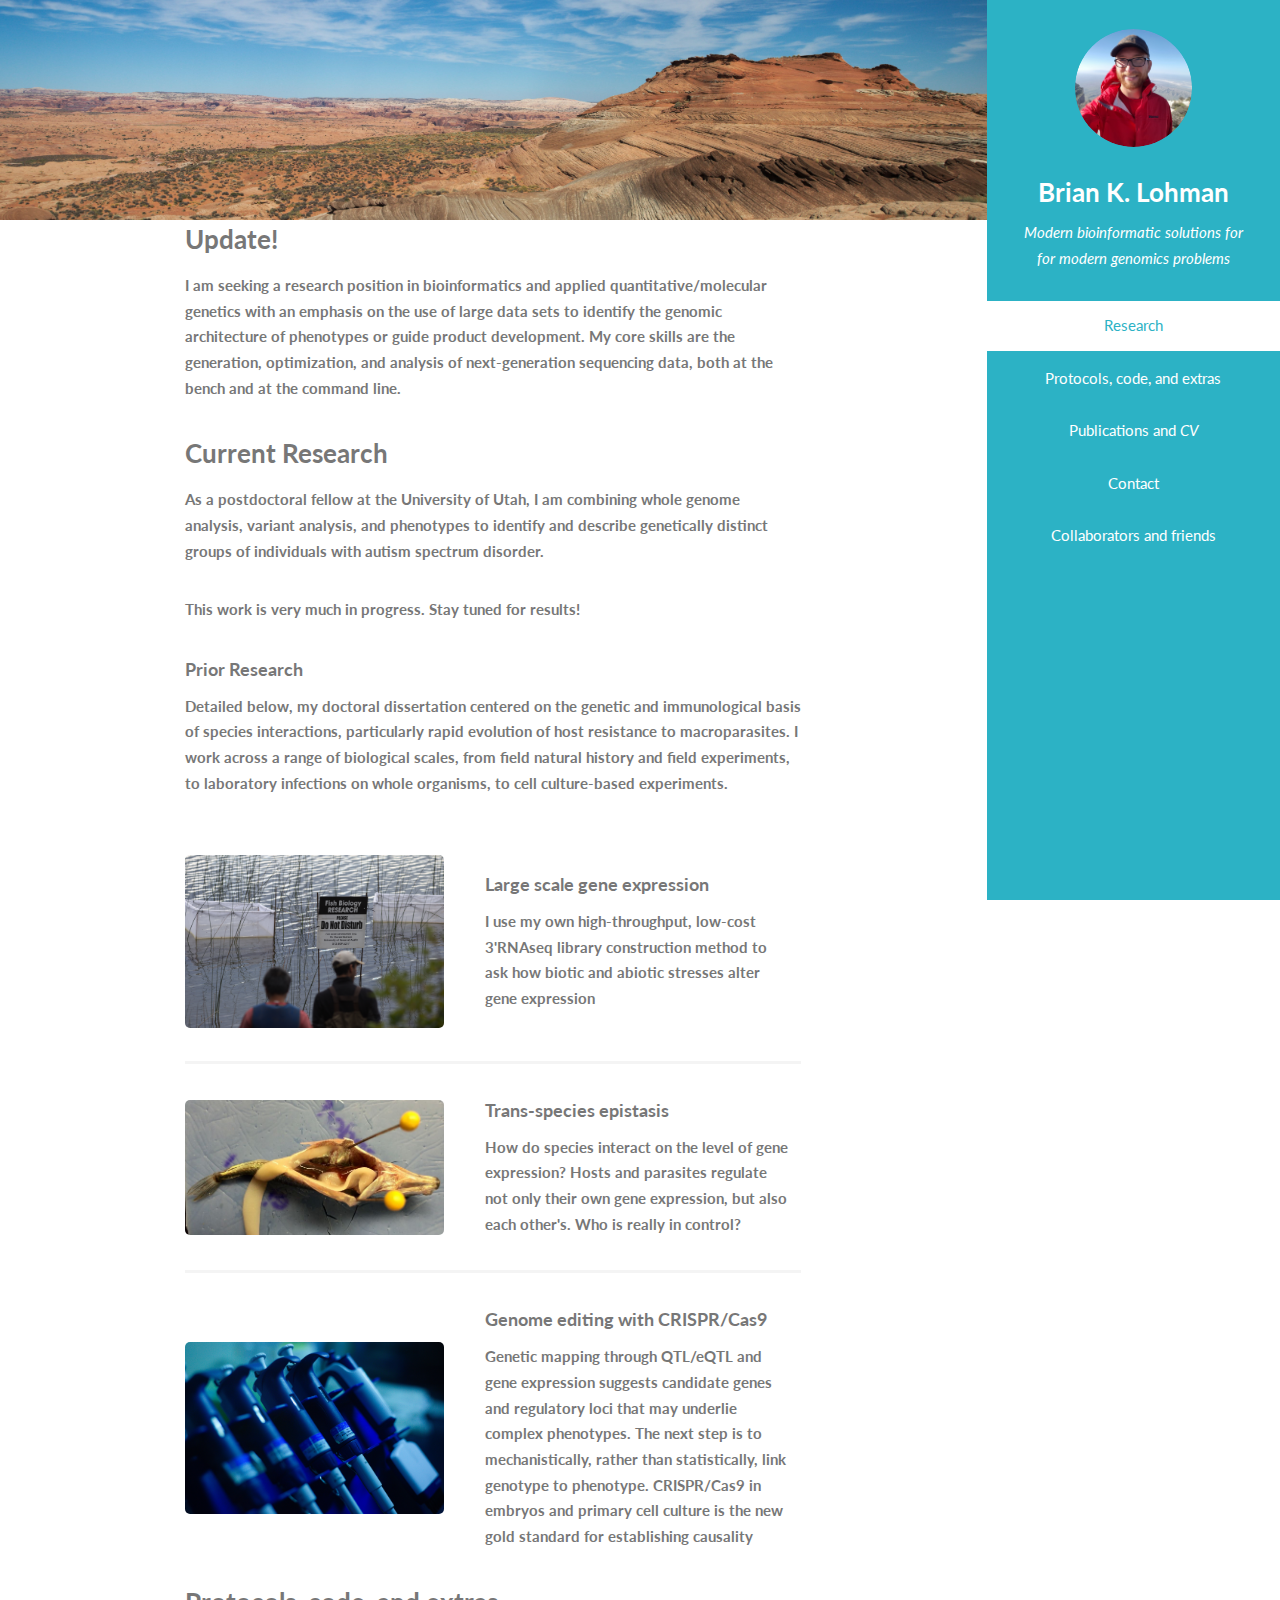
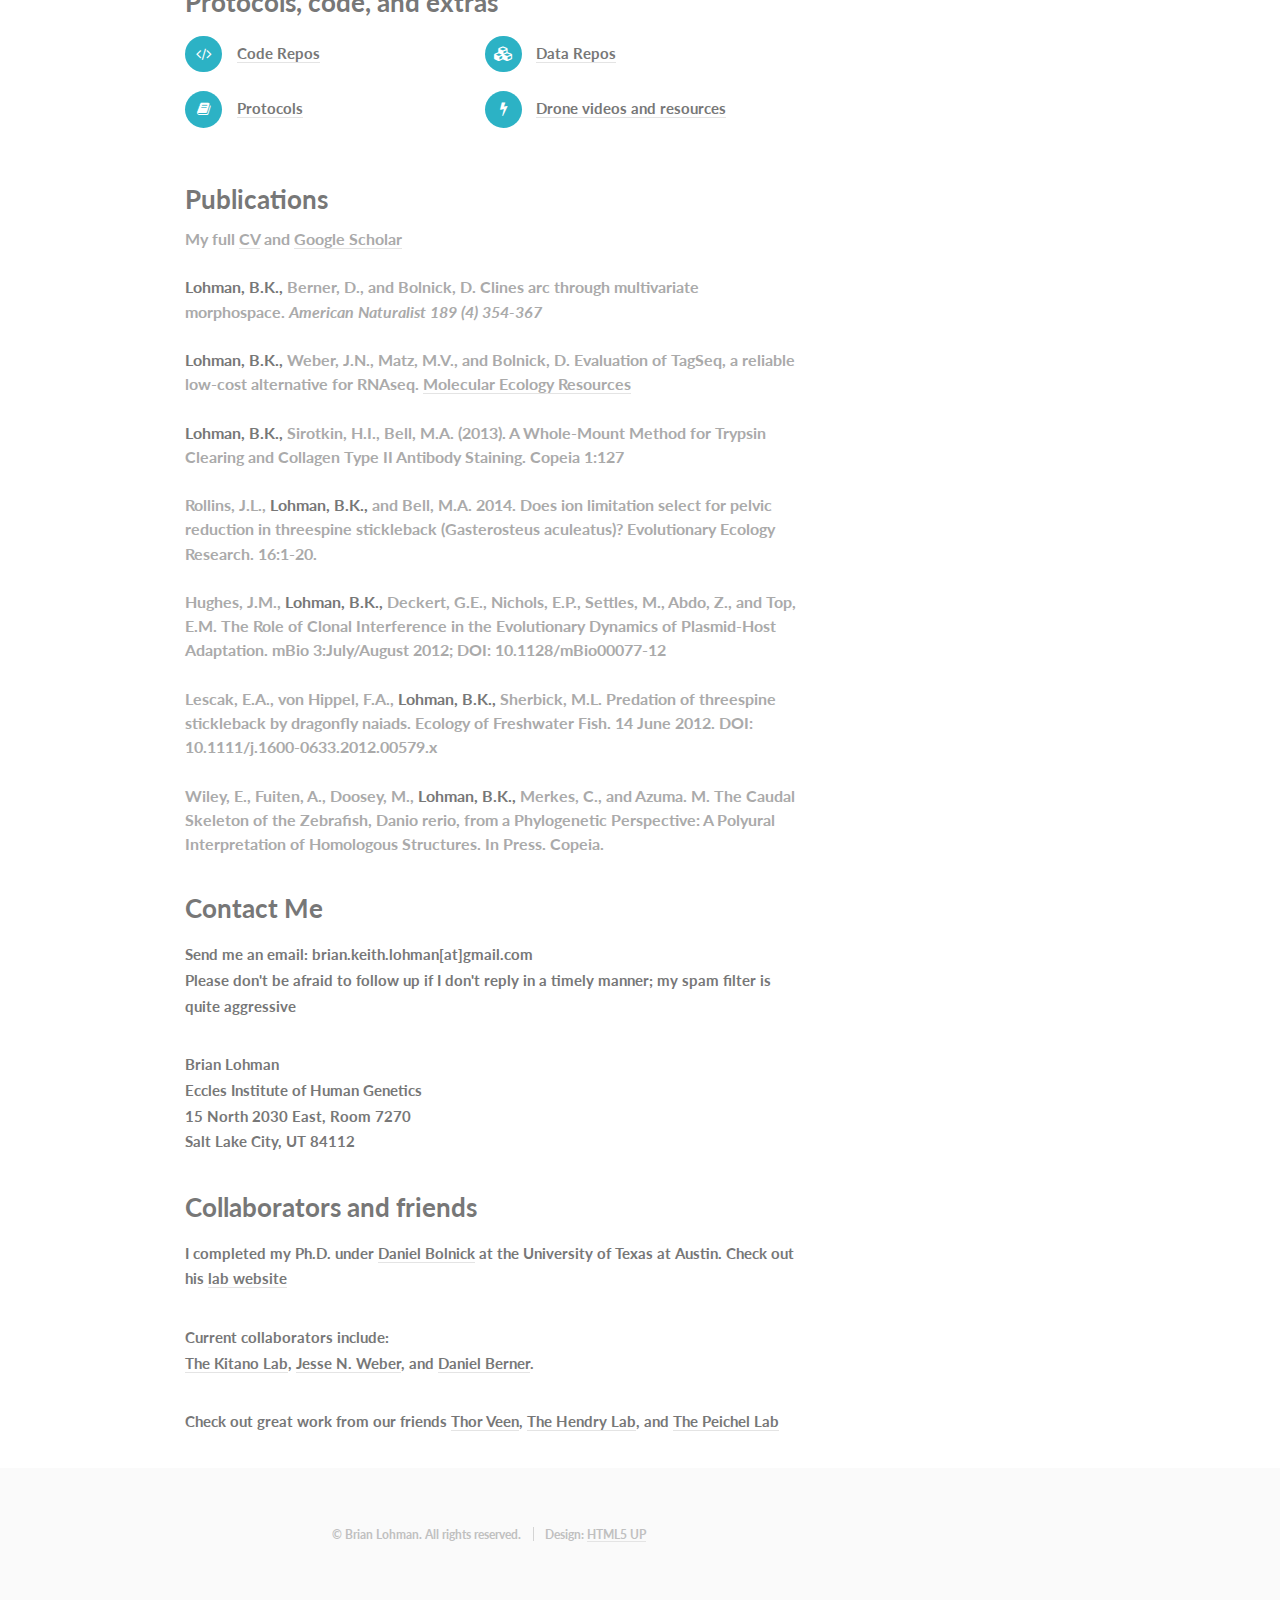
<file: index.html>
<!DOCTYPE HTML>
<!--
	Read Only by HTML5 UP
	html5up.net | @ajlkn
	Free for personal and commercial use under the CCA 3.0 license (html5up.net/license)
-->
<html>
	<head>
		<title>Brian K. Lohman, Ph.D.</title>
		<meta charset="utf-8" />
		<meta name="viewport" content="width=device-width, initial-scale=1" />
		<!--[if lte IE 8]><script src="assets/js/ie/html5shiv.js"></script><![endif]-->
		<link rel="stylesheet" href="assets/css/main.css" />
		<!--[if lte IE 8]><link rel="stylesheet" href="assets/css/ie8.css" /><![endif]-->
	</head>
	<body>

		<!-- Header -->
			<section id="header">
				<header>
					<span class="image avatar"><img src="images/headshot.jpg" alt="" /></span>
					<h1 id="logo"><a href="index.html">Brian K. Lohman</a></h1>
					<p>Modern bioinformatic solutions for<br />
					 for modern genomics problems</p>
				</header>
				<nav id="nav">
					<ul>
						<li><a href="#one" class="active">Research</a></li>
						<li><a href="#two">Protocols, code, and extras</a></li>
						<li><a href="#three">Publications and <i>CV</i></a></li>
						<li><a href="#four">Contact</a></li>
						<li><a href="#five">Collaborators and friends</a></li>
					</ul>
				</nav>
			</section>

		<!-- Wrapper -->
			<div id="wrapper">

				<!-- Main -->
					<!--<div id="main">-->

						<!-- One -->
							<section id="one">
								<div class="container">
									<h3> Update! </h3>
									<b> I am seeking a research position in bioinformatics and applied quantitative/molecular genetics with an emphasis on the use of large data sets to identify the genomic architecture of phenotypes or guide product development. My core skills are the  generation, optimization, and analysis of next-generation sequencing data, both at the bench and at the command line. </p>
									
									<h3> Current Research</h3>
									
									<p> As a postdoctoral fellow at the University of Utah, I am combining whole genome analysis, variant analysis, and phenotypes to identify and describe genetically distinct groups of individuals with autism spectrum disorder.</p>
									<p> This work is very much in progress. Stay tuned for results! </p>

									<h4> Prior Research</h4>
									<p> Detailed below, my doctoral dissertation centered on the genetic and immunological basis of species interactions, particularly rapid evolution of host resistance to macroparasites. I work across a range of biological scales, from field natural history and field experiments, to laboratory infections on whole organisms, to cell culture-based experiments.<br /><br />
									
									<div class="features">
										<article>
											<a href="gene_expression.html" class="image"><img src="images/img01.jpg" alt="" /></a>
											<div class="inner">
												<h4><a href="gene_expression.html">Large scale gene expression</a></h4>
												<p>I use my own high-throughput, low-cost 3'RNAseq library construction method to ask how biotic and abiotic stresses alter gene expression</p>
											</div>
										</article>
										<article>
											<a href="epistasis.html" class="image"><img src="images/worm.JPG" alt="" /></a>
											<div class="inner">
												<h4><a href="epistasis.html">Trans-species epistasis</a></h4>
												<p>How do species interact on the level of gene expression? Hosts and parasites regulate not only their own gene expression, but also each other's. Who is really in control?</p>
											</div>
										</article>
										<article>
											<a href="crispr.html" class="image"><img src="images/rainin.jpg" alt="" /></a>
											<div class="inner">
												<h4><a href="crispr.html">Genome editing with CRISPR/Cas9</a></h4>
												<p>Genetic mapping through QTL/eQTL and gene expression suggests candidate genes and regulatory loci that may underlie complex phenotypes. The next step is to mechanistically, rather than statistically, link genotype to phenotype. CRISPR/Cas9 in embryos and primary cell culture is the new gold standard for establishing causality</p>
											</div>
										</article>
									</div>
								</div>
							</section>

						<!-- Two -->
							<section id="two">
								<div class="container">
									<h3>Protocols, code, and extras</h3>
									<!--<p>A few sentances to describe the links below</p>-->
									<ul class="feature-icons">
										<li class="fa-code"><a href="https://github.com/BrianLohman?tab=repositories">Code Repos</a></li>
										<li class="fa-cubes"><a href="data.html">Data Repos</a></li>
										<li class="fa-book"><a href="protocols.html">Protocols</a></li>
										<li class="fa-bolt"><a href="drones.html">Drone videos and resources</a></li>
										<!--<li class="fa-coffee">The beer report</li>-->
										<!--<li class="fa-users">Shadow clone technique</li>-->
									</ul>
								</div>
							</section>


							<!-- One -->
								<section id="three">
									<div class="container">
										<header class="major">
											<h3>Publications</h3>
											<p> My full <a href="LohmanCV.pdf">CV</a> and <a href="https://scholar.google.com/citations?user=3EZjoXkAAAAJ&hl=en">Google Scholar</a><br /><br />
											<b>Lohman, B.K.,</b> Berner, D., and Bolnick, D. Clines arc through multivariate morphospace. <i>American Naturalist 189 (4) 354-367</i><br /><br />
											<b>Lohman, B.K.,</b> Weber, J.N., Matz, M.V., and Bolnick, D. Evaluation of TagSeq, a reliable low-cost alternative for RNAseq. <a href="http://onlinelibrary.wiley.com/doi/10.1111/1755-0998.12529/full">Molecular Ecology Resources</a><br /><br />
											<b>Lohman, B.K.,</b> Sirotkin, H.I., Bell, M.A. (2013). A Whole-Mount Method for Trypsin Clearing and Collagen Type II Antibody Staining.  Copeia 1:127<br /><br />
											Rollins, J.L., <b>Lohman, B.K.,</b> and Bell, M.A. 2014. Does ion limitation select for pelvic reduction in threespine stickleback (Gasterosteus aculeatus)? Evolutionary Ecology Research. 16:1-20.<br /><br />
											Hughes, J.M., <b>Lohman, B.K.,</b> Deckert, G.E., Nichols, E.P., Settles, M., Abdo, Z., and Top, E.M. The Role of Clonal Interference in the Evolutionary Dynamics of Plasmid-Host Adaptation. mBio 3:July/August 2012; DOI: 10.1128/mBio00077-12<br /><br />
										  Lescak, E.A., von Hippel, F.A., <b>Lohman, B.K.,</b> Sherbick, M.L. Predation of threespine stickleback by dragonfly naiads. Ecology of Freshwater Fish. 14 June 2012. DOI: 10.1111/j.1600-0633.2012.00579.x<br /><br />
										  Wiley, E., Fuiten, A., Doosey, M., <b>Lohman, B.K.,</b> Merkes, C., and Azuma. M. The Caudal Skeleton of the Zebrafish, Danio rerio, from a Phylogenetic Perspective: A Polyural Interpretation of Homologous Structures. In Press. Copeia. </p>
										</header>
										<p>  </p>
									</div>
								</section>

						<!-- Four -->
							<section id="four">
								<div class="container">
									<h3>Contact Me</h3>
									<p>Send me an email: brian.keith.lohman[at]gmail.com <br />
										Please don't be afraid to follow up if I don't reply in a timely manner; my spam filter is quite aggressive</p>
									<p>Brian Lohman<br />
									Eccles Institute of Human Genetics<br />
									15 North 2030 East, Room 7270<br />
									Salt Lake City, UT 84112<p>
								</div>
							</section>

							<!-- Five -->
								<section id="five">
									<div class="container">
										<h3>Collaborators and friends</h3>
										<p>I completed my Ph.D. under <a href="https://scholar.google.com/citations?user=cfwxm0AAAAAJ&hl=en&oi=ao">Daniel Bolnick</a> at the University of Texas at Austin. Check out his <a href="https://bolnicklab.wordpress.com/">lab website</a></p>
										<p>Current collaborators include:<br />
											<a href="http://www.nig.ac.jp/labs/EcoGene/index-e.html">The Kitano Lab</a>, <a href="https://scholar.google.com/citations?user=HnqHmvoAAAAJ&hl=en">Jesse N. Weber</a>, and <a href="https://scholar.google.com/citations?user=jju6s3MAAAAJ&hl=en">Daniel Berner</a>.<p>
										<p>Check out great work from our friends <a href="http://www.zoology.ubc.ca/~veen/thorubc/thor.html">Thor Veen</a>, <a href="http://redpath-staff.mcgill.ca/hendry/">The Hendry Lab</a>, and <a href="http://research.fhcrc.org/peichel/en.html">The Peichel Lab</a>
									</div>
								</section>

						<!-- Five -->
						<!--
							<section id="five">
								<div class="container">
									<h3>Elements</h3>

									<section>
										<h4>Text</h4>
										<p>This is <b>bold</b> and this is <strong>strong</strong>. This is <i>italic</i> and this is <em>emphasized</em>.
										This is <sup>superscript</sup> text and this is <sub>subscript</sub> text.
										This is <u>underlined</u> and this is code: <code>for (;;) { ... }</code>. Finally, <a href="#">this is a link</a>.</p>
										<hr />
										<header>
											<h4>Heading with a Subtitle</h4>
											<p>Lorem ipsum dolor sit amet nullam id egestas urna aliquam</p>
										</header>
										<p>Nunc lacinia ante nunc ac lobortis. Interdum adipiscing gravida odio porttitor sem non mi integer non faucibus ornare mi ut ante amet placerat aliquet. Volutpat eu sed ante lacinia sapien lorem accumsan varius montes viverra nibh in adipiscing blandit tempus accumsan.</p>
										<header>
											<h5>Heading with a Subtitle</h5>
											<p>Lorem ipsum dolor sit amet nullam id egestas urna aliquam</p>
										</header>
										<p>Nunc lacinia ante nunc ac lobortis. Interdum adipiscing gravida odio porttitor sem non mi integer non faucibus ornare mi ut ante amet placerat aliquet. Volutpat eu sed ante lacinia sapien lorem accumsan varius montes viverra nibh in adipiscing blandit tempus accumsan.</p>
										<hr />
										<h2>Heading Level 2</h2>
										<h3>Heading Level 3</h3>
										<h4>Heading Level 4</h4>
										<h5>Heading Level 5</h5>
										<h6>Heading Level 6</h6>
										<hr />
										<h5>Blockquote</h5>
										<blockquote>Fringilla nisl. Donec accumsan interdum nisi, quis tincidunt felis sagittis eget tempus euismod. Vestibulum ante ipsum primis in faucibus vestibulum. Blandit adipiscing eu felis iaculis volutpat ac adipiscing accumsan faucibus. Vestibulum ante ipsum primis in faucibus lorem ipsum dolor sit amet nullam adipiscing eu felis.</blockquote>
										<h5>Preformatted</h5>
										<pre><code>i = 0;

	while (!deck.isInOrder()) {
	    print 'Iteration ' + i;
	    deck.shuffle();
	    i++;
	}

	print 'It took ' + i + ' iterations to sort the deck.';</code></pre>
									</section>

									<section>
										<h4>Lists</h4>
										<div class="row">
											<div class="6u 12u(xsmall)">
												<h5>Unordered</h5>
												<ul>
													<li>Dolor pulvinar etiam magna etiam.</li>
													<li>Sagittis adipiscing lorem eleifend.</li>
													<li>Felis enim feugiat dolore viverra.</li>
												</ul>
												<h5>Alternate</h5>
												<ul class="alt">
													<li>Dolor pulvinar etiam magna etiam.</li>
													<li>Sagittis adipiscing lorem eleifend.</li>
													<li>Felis enim feugiat dolore viverra.</li>
												</ul>
											</div>
											<div class="6u 12u(xsmall)">
												<h5>Ordered</h5>
												<ol>
													<li>Dolor pulvinar etiam magna etiam.</li>
													<li>Etiam vel felis at lorem sed viverra.</li>
													<li>Felis enim feugiat dolore viverra.</li>
													<li>Dolor pulvinar etiam magna etiam.</li>
													<li>Etiam vel felis at lorem sed viverra.</li>
													<li>Felis enim feugiat dolore viverra.</li>
												</ol>
												<h5>Icons</h5>
												<ul class="icons">
													<li><a href="#" class="icon fa-twitter"><span class="label">Twitter</span></a></li>
													<li><a href="#" class="icon fa-facebook"><span class="label">Facebook</span></a></li>
													<li><a href="#" class="icon fa-instagram"><span class="label">Instagram</span></a></li>
													<li><a href="#" class="icon fa-github"><span class="label">Github</span></a></li>
													<li><a href="#" class="icon fa-dribbble"><span class="label">Dribbble</span></a></li>
													<li><a href="#" class="icon fa-tumblr"><span class="label">Tumblr</span></a></li>
												</ul>
											</div>
										</div>
										<h5>Actions</h5>
										<ul class="actions">
											<li><a href="#" class="button special">Default</a></li>
											<li><a href="#" class="button">Default</a></li>
											<li><a href="#" class="button alt">Default</a></li>
										</ul>
										<ul class="actions small">
											<li><a href="#" class="button special small">Small</a></li>
											<li><a href="#" class="button small">Small</a></li>
											<li><a href="#" class="button alt small">Small</a></li>
										</ul>
										<div class="row">
											<div class="3u 6u(medium) 12u$(xsmall)">
												<ul class="actions vertical">
													<li><a href="#" class="button special">Default</a></li>
													<li><a href="#" class="button">Default</a></li>
													<li><a href="#" class="button alt">Default</a></li>
												</ul>
											</div>
											<div class="3u 6u$(medium) 12u$(xsmall)">
												<ul class="actions vertical small">
													<li><a href="#" class="button special small">Small</a></li>
													<li><a href="#" class="button small">Small</a></li>
													<li><a href="#" class="button alt small">Small</a></li>
												</ul>
											</div>
											<div class="3u 6u(medium) 12u$(xsmall)">
												<ul class="actions vertical">
													<li><a href="#" class="button special fit">Default</a></li>
													<li><a href="#" class="button fit">Default</a></li>
													<li><a href="#" class="button alt fit">Default</a></li>
												</ul>
											</div>
											<div class="3u 6u$(medium) 12u$(xsmall)">
												<ul class="actions vertical small">
													<li><a href="#" class="button special small fit">Small</a></li>
													<li><a href="#" class="button small fit">Small</a></li>
													<li><a href="#" class="button alt small fit">Small</a></li>
												</ul>
											</div>
										</div>
									</section>

									<section>
										<h4>Table</h4>
										<h5>Default</h5>
										<div class="table-wrapper">
											<table>
												<thead>
													<tr>
														<th>Name</th>
														<th>Description</th>
														<th>Price</th>
													</tr>
												</thead>
												<tbody>
													<tr>
														<td>Item One</td>
														<td>Ante turpis integer aliquet porttitor.</td>
														<td>29.99</td>
													</tr>
													<tr>
														<td>Item Two</td>
														<td>Vis ac commodo adipiscing arcu aliquet.</td>
														<td>19.99</td>
													</tr>
													<tr>
														<td>Item Three</td>
														<td> Morbi faucibus arcu accumsan lorem.</td>
														<td>29.99</td>
													</tr>
													<tr>
														<td>Item Four</td>
														<td>Vitae integer tempus condimentum.</td>
														<td>19.99</td>
													</tr>
													<tr>
														<td>Item Five</td>
														<td>Ante turpis integer aliquet porttitor.</td>
														<td>29.99</td>
													</tr>
												</tbody>
												<tfoot>
													<tr>
														<td colspan="2"></td>
														<td>100.00</td>
													</tr>
												</tfoot>
											</table>
										</div>

										<h5>Alternate</h5>
										<div class="table-wrapper">
											<table class="alt">
												<thead>
													<tr>
														<th>Name</th>
														<th>Description</th>
														<th>Price</th>
													</tr>
												</thead>
												<tbody>
													<tr>
														<td>Item One</td>
														<td>Ante turpis integer aliquet porttitor.</td>
														<td>29.99</td>
													</tr>
													<tr>
														<td>Item Two</td>
														<td>Vis ac commodo adipiscing arcu aliquet.</td>
														<td>19.99</td>
													</tr>
													<tr>
														<td>Item Three</td>
														<td> Morbi faucibus arcu accumsan lorem.</td>
														<td>29.99</td>
													</tr>
													<tr>
														<td>Item Four</td>
														<td>Vitae integer tempus condimentum.</td>
														<td>19.99</td>
													</tr>
													<tr>
														<td>Item Five</td>
														<td>Ante turpis integer aliquet porttitor.</td>
														<td>29.99</td>
													</tr>
												</tbody>
												<tfoot>
													<tr>
														<td colspan="2"></td>
														<td>100.00</td>
													</tr>
												</tfoot>
											</table>
										</div>
									</section>

									<section>
										<h4>Buttons</h4>
										<ul class="actions">
											<li><a href="#" class="button special">Special</a></li>
											<li><a href="#" class="button">Default</a></li>
											<li><a href="#" class="button alt">Alternate</a></li>
										</ul>
										<ul class="actions">
											<li><a href="#" class="button special big">Big</a></li>
											<li><a href="#" class="button">Default</a></li>
											<li><a href="#" class="button alt small">Small</a></li>
										</ul>
										<ul class="actions fit">
											<li><a href="#" class="button special fit">Fit</a></li>
											<li><a href="#" class="button fit">Fit</a></li>
											<li><a href="#" class="button alt fit">Fit</a></li>
										</ul>
										<ul class="actions fit small">
											<li><a href="#" class="button special fit small">Fit + Small</a></li>
											<li><a href="#" class="button fit small">Fit + Small</a></li>
											<li><a href="#" class="button alt fit small">Fit + Small</a></li>
										</ul>
										<ul class="actions">
											<li><a href="#" class="button special icon fa-download">Icon</a></li>
											<li><a href="#" class="button icon fa-download">Icon</a></li>
											<li><a href="#" class="button alt icon fa-check">Icon</a></li>
										</ul>
										<ul class="actions">
											<li><span class="button special disabled">Special</span></li>
											<li><span class="button disabled">Default</span></li>
											<li><span class="button alt disabled">Alternate</span></li>
										</ul>
									</section>

									<section>
										<h4>Form</h4>
										<form method="post" action="#">
											<div class="row uniform">
												<div class="6u 12u(xsmall)">
													<input type="text" name="demo-name" id="demo-name" value="" placeholder="Name" />
												</div>
												<div class="6u 12u(xsmall)">
													<input type="email" name="demo-email" id="demo-email" value="" placeholder="Email" />
												</div>
											</div>
											<div class="row uniform">
												<div class="12u">
													<div class="select-wrapper">
														<select name="demo-category" id="demo-category">
															<option value="">- Category -</option>
															<option value="1">Manufacturing</option>
															<option value="1">Shipping</option>
															<option value="1">Administration</option>
															<option value="1">Human Resources</option>
														</select>
													</div>
												</div>
											</div>
											<div class="row uniform">
												<div class="4u 12u(medium)">
													<input type="radio" id="demo-priority-low" name="demo-priority" checked>
													<label for="demo-priority-low">Low Priority</label>
												</div>
												<div class="4u 12u(medium)">
													<input type="radio" id="demo-priority-normal" name="demo-priority">
													<label for="demo-priority-normal">Normal Priority</label>
												</div>
												<div class="4u 12u(medium)">
													<input type="radio" id="demo-priority-high" name="demo-priority">
													<label for="demo-priority-high">High Priority</label>
												</div>
											</div>
											<div class="row uniform">
												<div class="6u 12u(medium)">
													<input type="checkbox" id="demo-copy" name="demo-copy">
													<label for="demo-copy">Email me a copy of this message</label>
												</div>
												<div class="6u 12u(medium)">
													<input type="checkbox" id="demo-human" name="demo-human" checked>
													<label for="demo-human">I am a human and not a robot</label>
												</div>
											</div>
											<div class="row uniform">
												<div class="12u">
													<textarea name="demo-message" id="demo-message" placeholder="Enter your message" rows="6"></textarea>
												</div>
											</div>
											<div class="row uniform">
												<div class="12u">
													<ul class="actions">
														<li><input type="submit" value="Send Message" /></li>
														<li><input type="reset" value="Reset" class="alt" /></li>
													</ul>
												</div>
											</div>
										</form>
									</section>

									<section>
										<h4>Image</h4>
										<h5>Fit</h5>
										<span class="image fit"><img src="images/banner.jpg" alt="" /></span>
										<div class="box alt">
											<div class="row 50% uniform">
												<div class="4u"><span class="image fit"><img src="images/pic01.jpg" alt="" /></span></div>
												<div class="4u"><span class="image fit"><img src="images/pic02.jpg" alt="" /></span></div>
												<div class="4u"><span class="image fit"><img src="images/pic03.jpg" alt="" /></span></div>
											</div>
											<div class="row 50% uniform">
												<div class="4u"><span class="image fit"><img src="images/pic02.jpg" alt="" /></span></div>
												<div class="4u"><span class="image fit"><img src="images/pic03.jpg" alt="" /></span></div>
												<div class="4u"><span class="image fit"><img src="images/pic01.jpg" alt="" /></span></div>
											</div>
											<div class="row 50% uniform">
												<div class="4u"><span class="image fit"><img src="images/pic03.jpg" alt="" /></span></div>
												<div class="4u"><span class="image fit"><img src="images/pic01.jpg" alt="" /></span></div>
												<div class="4u"><span class="image fit"><img src="images/pic02.jpg" alt="" /></span></div>
											</div>
										</div>
										<h5>Left &amp; Right</h5>
										<p><span class="image left"><img src="images/avatar.jpg" alt="" /></span>Fringilla nisl. Donec accumsan interdum nisi, quis tincidunt felis sagittis eget. tempus euismod. Vestibulum ante ipsum primis in faucibus vestibulum. Blandit adipiscing eu felis iaculis volutpat ac adipiscing accumsan eu faucibus. Integer ac pellentesque praesent tincidunt felis sagittis eget. tempus euismod. Vestibulum ante ipsum primis in faucibus vestibulum. Blandit adipiscing eu felis iaculis volutpat ac adipiscing accumsan eu faucibus. Integer ac pellentesque praesent. Donec accumsan interdum nisi, quis tincidunt felis sagittis eget. tempus euismod. Vestibulum ante ipsum primis in faucibus vestibulum. Blandit adipiscing eu felis iaculis volutpat ac adipiscing accumsan eu faucibus. Integer ac pellentesque praesent tincidunt felis sagittis eget. tempus euismod. Vestibulum ante ipsum primis in faucibus vestibulum. Blandit adipiscing eu felis iaculis volutpat ac adipiscing accumsan eu faucibus. Integer ac pellentesque praesent.</p>
										<p><span class="image right"><img src="images/avatar.jpg" alt="" /></span>Fringilla nisl. Donec accumsan interdum nisi, quis tincidunt felis sagittis eget. tempus euismod. Vestibulum ante ipsum primis in faucibus vestibulum. Blandit adipiscing eu felis iaculis volutpat ac adipiscing accumsan eu faucibus. Integer ac pellentesque praesent tincidunt felis sagittis eget. tempus euismod. Vestibulum ante ipsum primis in faucibus vestibulum. Blandit adipiscing eu felis iaculis volutpat ac adipiscing accumsan eu faucibus. Integer ac pellentesque praesent. Donec accumsan interdum nisi, quis tincidunt felis sagittis eget. tempus euismod. Vestibulum ante ipsum primis in faucibus vestibulum. Blandit adipiscing eu felis iaculis volutpat ac adipiscing accumsan eu faucibus. Integer ac pellentesque praesent tincidunt felis sagittis eget. tempus euismod. Vestibulum ante ipsum primis in faucibus vestibulum. Blandit adipiscing eu felis iaculis volutpat ac adipiscing accumsan eu faucibus. Integer ac pellentesque praesent.</p>
									</section>

								</div>
							</section>
						-->

					</div>

				<!-- Footer -->
					<section id="footer">
						<div class="container">
							<ul class="copyright">
								<li>&copy; Brian Lohman. All rights reserved.</li><li>Design: <a href="http://html5up.net">HTML5 UP</a></li>
							</ul>
						</div>
					</section>

			</div>

		<!-- Scripts -->
			<script src="assets/js/jquery.min.js"></script>
			<script src="assets/js/jquery.scrollzer.min.js"></script>
			<script src="assets/js/jquery.scrolly.min.js"></script>
			<script src="assets/js/skel.min.js"></script>
			<script src="assets/js/util.js"></script>
			<!--[if lte IE 8]><script src="assets/js/ie/respond.min.js"></script><![endif]-->
			<script src="assets/js/main.js"></script>

	</body>
</html>
</file>
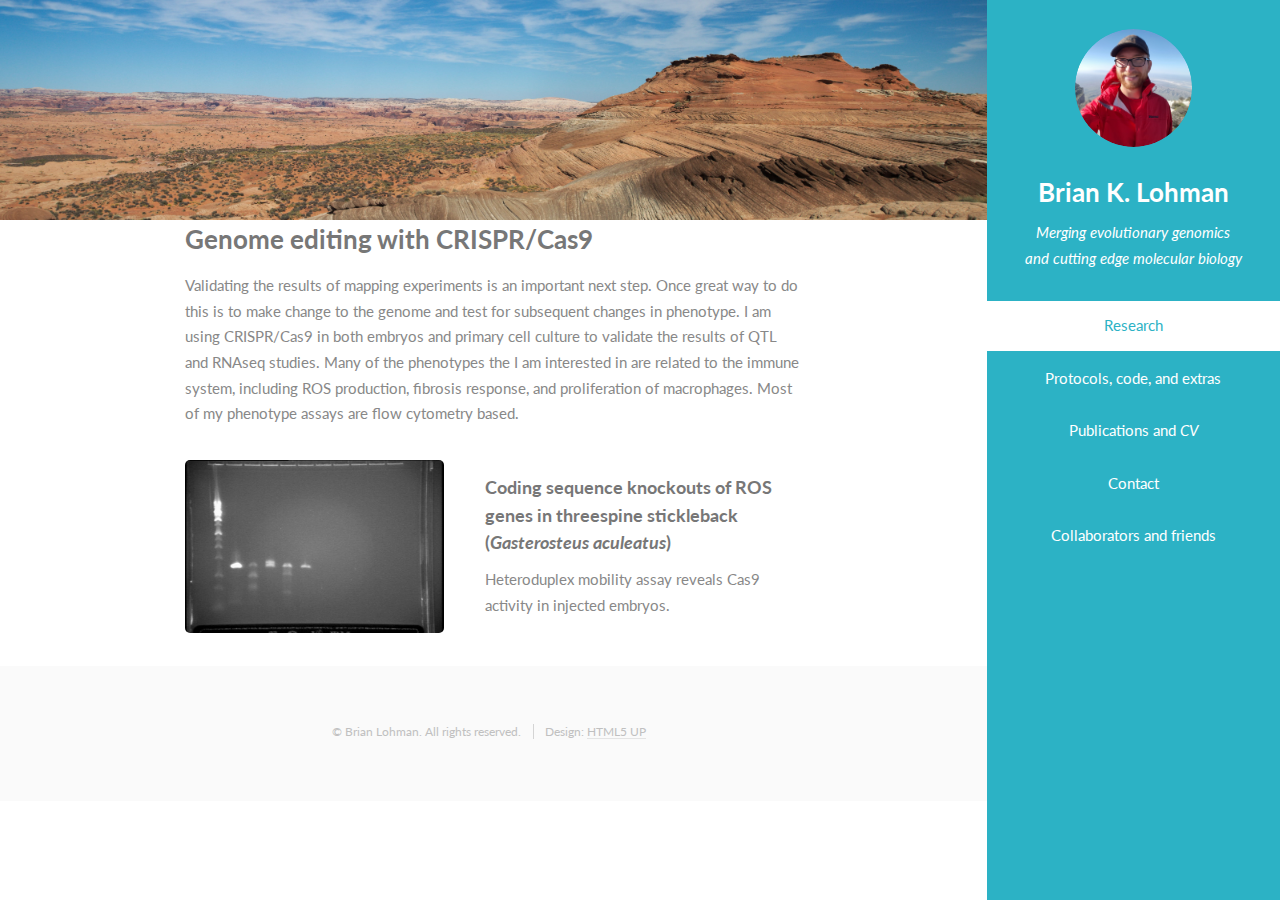
<file: crispr.html>
<!DOCTYPE HTML>
<!--
	Read Only by HTML5 UP
	html5up.net | @ajlkn
	Free for personal and commercial use under the CCA 3.0 license (html5up.net/license)
-->
<html>
	<head>
		<title>Brian K. Lohman</title>
		<meta charset="utf-8" />
		<meta name="viewport" content="width=device-width, initial-scale=1" />
		<!--[if lte IE 8]><script src="assets/js/ie/html5shiv.js"></script><![endif]-->
		<link rel="stylesheet" href="assets/css/main.css" />
		<!--[if lte IE 8]><link rel="stylesheet" href="assets/css/ie8.css" /><![endif]-->
	</head>
	<body>

		<!-- Header -->
			<section id="header">
				<header>
					<span class="image avatar"><img src="images/headshot.jpg" alt="" /></span>
					<h1 id="logo"><a href="index.html">Brian K. Lohman</a></h1>
					<p>Merging evolutionary genomics<br />
					 and cutting edge molecular biology</p>
				</header>
				<nav id="nav">
					<ul>
						<li><a href="index.html#one" class="active">Research</a></li>
						<li><a href="index.html#two">Protocols, code, and extras</a></li>
						<li><a href="index.html#three">Publications and <i>CV</i></a></li>
						<li><a href="index.html#four">Contact</a></li>
						<li><a href="index.html#five">Collaborators and friends</a></li>
					</ul>
				</nav>
			</section>

		<!-- Wrapper -->
			<div id="wrapper">

				<!-- Main -->
					<!--<div id="main">-->

						<!-- One -->
							<section id="one">
								<div class="container">
									<h3>Genome editing with CRISPR/Cas9</h3>
									<p>Validating the results of mapping experiments is an important next step. Once great way to do this is to make change to the genome and test for subsequent changes in phenotype. I am using CRISPR/Cas9 in both embryos and primary cell culture to validate the results of QTL and RNAseq studies. Many of the phenotypes the I am interested in are related to the immune system, including ROS production, fibrosis response, and proliferation of macrophages. Most of my phenotype assays are flow cytometry based.</p>
									<div class="features">
										<article>
											<a href="#" class="image"><img src="images/gel.jpeg" alt="" /></a>
											<div class="inner">
												<h4>Coding sequence knockouts of ROS genes in threespine stickleback (<i>Gasterosteus aculeatus</i>)</h4>
												<p>Heteroduplex mobility assay reveals Cas9 activity in injected embryos.</p>
											</div>
										</article>
									</div>
								</div>
							</section>

						<!-- Five -->
						<!--
							<section id="five">
								<div class="container">
									<h3>Elements</h3>

									<section>
										<h4>Text</h4>
										<p>This is <b>bold</b> and this is <strong>strong</strong>. This is <i>italic</i> and this is <em>emphasized</em>.
										This is <sup>superscript</sup> text and this is <sub>subscript</sub> text.
										This is <u>underlined</u> and this is code: <code>for (;;) { ... }</code>. Finally, <a href="#">this is a link</a>.</p>
										<hr />
										<header>
											<h4>Heading with a Subtitle</h4>
											<p>Lorem ipsum dolor sit amet nullam id egestas urna aliquam</p>
										</header>
										<p>Nunc lacinia ante nunc ac lobortis. Interdum adipiscing gravida odio porttitor sem non mi integer non faucibus ornare mi ut ante amet placerat aliquet. Volutpat eu sed ante lacinia sapien lorem accumsan varius montes viverra nibh in adipiscing blandit tempus accumsan.</p>
										<header>
											<h5>Heading with a Subtitle</h5>
											<p>Lorem ipsum dolor sit amet nullam id egestas urna aliquam</p>
										</header>
										<p>Nunc lacinia ante nunc ac lobortis. Interdum adipiscing gravida odio porttitor sem non mi integer non faucibus ornare mi ut ante amet placerat aliquet. Volutpat eu sed ante lacinia sapien lorem accumsan varius montes viverra nibh in adipiscing blandit tempus accumsan.</p>
										<hr />
										<h2>Heading Level 2</h2>
										<h3>Heading Level 3</h3>
										<h4>Heading Level 4</h4>
										<h5>Heading Level 5</h5>
										<h6>Heading Level 6</h6>
										<hr />
										<h5>Blockquote</h5>
										<blockquote>Fringilla nisl. Donec accumsan interdum nisi, quis tincidunt felis sagittis eget tempus euismod. Vestibulum ante ipsum primis in faucibus vestibulum. Blandit adipiscing eu felis iaculis volutpat ac adipiscing accumsan faucibus. Vestibulum ante ipsum primis in faucibus lorem ipsum dolor sit amet nullam adipiscing eu felis.</blockquote>
										<h5>Preformatted</h5>
										<pre><code>i = 0;

	while (!deck.isInOrder()) {
	    print 'Iteration ' + i;
	    deck.shuffle();
	    i++;
	}

	print 'It took ' + i + ' iterations to sort the deck.';</code></pre>
									</section>

									<section>
										<h4>Lists</h4>
										<div class="row">
											<div class="6u 12u(xsmall)">
												<h5>Unordered</h5>
												<ul>
													<li>Dolor pulvinar etiam magna etiam.</li>
													<li>Sagittis adipiscing lorem eleifend.</li>
													<li>Felis enim feugiat dolore viverra.</li>
												</ul>
												<h5>Alternate</h5>
												<ul class="alt">
													<li>Dolor pulvinar etiam magna etiam.</li>
													<li>Sagittis adipiscing lorem eleifend.</li>
													<li>Felis enim feugiat dolore viverra.</li>
												</ul>
											</div>
											<div class="6u 12u(xsmall)">
												<h5>Ordered</h5>
												<ol>
													<li>Dolor pulvinar etiam magna etiam.</li>
													<li>Etiam vel felis at lorem sed viverra.</li>
													<li>Felis enim feugiat dolore viverra.</li>
													<li>Dolor pulvinar etiam magna etiam.</li>
													<li>Etiam vel felis at lorem sed viverra.</li>
													<li>Felis enim feugiat dolore viverra.</li>
												</ol>
												<h5>Icons</h5>
												<ul class="icons">
													<li><a href="#" class="icon fa-twitter"><span class="label">Twitter</span></a></li>
													<li><a href="#" class="icon fa-facebook"><span class="label">Facebook</span></a></li>
													<li><a href="#" class="icon fa-instagram"><span class="label">Instagram</span></a></li>
													<li><a href="#" class="icon fa-github"><span class="label">Github</span></a></li>
													<li><a href="#" class="icon fa-dribbble"><span class="label">Dribbble</span></a></li>
													<li><a href="#" class="icon fa-tumblr"><span class="label">Tumblr</span></a></li>
												</ul>
											</div>
										</div>
										<h5>Actions</h5>
										<ul class="actions">
											<li><a href="#" class="button special">Default</a></li>
											<li><a href="#" class="button">Default</a></li>
											<li><a href="#" class="button alt">Default</a></li>
										</ul>
										<ul class="actions small">
											<li><a href="#" class="button special small">Small</a></li>
											<li><a href="#" class="button small">Small</a></li>
											<li><a href="#" class="button alt small">Small</a></li>
										</ul>
										<div class="row">
											<div class="3u 6u(medium) 12u$(xsmall)">
												<ul class="actions vertical">
													<li><a href="#" class="button special">Default</a></li>
													<li><a href="#" class="button">Default</a></li>
													<li><a href="#" class="button alt">Default</a></li>
												</ul>
											</div>
											<div class="3u 6u$(medium) 12u$(xsmall)">
												<ul class="actions vertical small">
													<li><a href="#" class="button special small">Small</a></li>
													<li><a href="#" class="button small">Small</a></li>
													<li><a href="#" class="button alt small">Small</a></li>
												</ul>
											</div>
											<div class="3u 6u(medium) 12u$(xsmall)">
												<ul class="actions vertical">
													<li><a href="#" class="button special fit">Default</a></li>
													<li><a href="#" class="button fit">Default</a></li>
													<li><a href="#" class="button alt fit">Default</a></li>
												</ul>
											</div>
											<div class="3u 6u$(medium) 12u$(xsmall)">
												<ul class="actions vertical small">
													<li><a href="#" class="button special small fit">Small</a></li>
													<li><a href="#" class="button small fit">Small</a></li>
													<li><a href="#" class="button alt small fit">Small</a></li>
												</ul>
											</div>
										</div>
									</section>

									<section>
										<h4>Table</h4>
										<h5>Default</h5>
										<div class="table-wrapper">
											<table>
												<thead>
													<tr>
														<th>Name</th>
														<th>Description</th>
														<th>Price</th>
													</tr>
												</thead>
												<tbody>
													<tr>
														<td>Item One</td>
														<td>Ante turpis integer aliquet porttitor.</td>
														<td>29.99</td>
													</tr>
													<tr>
														<td>Item Two</td>
														<td>Vis ac commodo adipiscing arcu aliquet.</td>
														<td>19.99</td>
													</tr>
													<tr>
														<td>Item Three</td>
														<td> Morbi faucibus arcu accumsan lorem.</td>
														<td>29.99</td>
													</tr>
													<tr>
														<td>Item Four</td>
														<td>Vitae integer tempus condimentum.</td>
														<td>19.99</td>
													</tr>
													<tr>
														<td>Item Five</td>
														<td>Ante turpis integer aliquet porttitor.</td>
														<td>29.99</td>
													</tr>
												</tbody>
												<tfoot>
													<tr>
														<td colspan="2"></td>
														<td>100.00</td>
													</tr>
												</tfoot>
											</table>
										</div>

										<h5>Alternate</h5>
										<div class="table-wrapper">
											<table class="alt">
												<thead>
													<tr>
														<th>Name</th>
														<th>Description</th>
														<th>Price</th>
													</tr>
												</thead>
												<tbody>
													<tr>
														<td>Item One</td>
														<td>Ante turpis integer aliquet porttitor.</td>
														<td>29.99</td>
													</tr>
													<tr>
														<td>Item Two</td>
														<td>Vis ac commodo adipiscing arcu aliquet.</td>
														<td>19.99</td>
													</tr>
													<tr>
														<td>Item Three</td>
														<td> Morbi faucibus arcu accumsan lorem.</td>
														<td>29.99</td>
													</tr>
													<tr>
														<td>Item Four</td>
														<td>Vitae integer tempus condimentum.</td>
														<td>19.99</td>
													</tr>
													<tr>
														<td>Item Five</td>
														<td>Ante turpis integer aliquet porttitor.</td>
														<td>29.99</td>
													</tr>
												</tbody>
												<tfoot>
													<tr>
														<td colspan="2"></td>
														<td>100.00</td>
													</tr>
												</tfoot>
											</table>
										</div>
									</section>

									<section>
										<h4>Buttons</h4>
										<ul class="actions">
											<li><a href="#" class="button special">Special</a></li>
											<li><a href="#" class="button">Default</a></li>
											<li><a href="#" class="button alt">Alternate</a></li>
										</ul>
										<ul class="actions">
											<li><a href="#" class="button special big">Big</a></li>
											<li><a href="#" class="button">Default</a></li>
											<li><a href="#" class="button alt small">Small</a></li>
										</ul>
										<ul class="actions fit">
											<li><a href="#" class="button special fit">Fit</a></li>
											<li><a href="#" class="button fit">Fit</a></li>
											<li><a href="#" class="button alt fit">Fit</a></li>
										</ul>
										<ul class="actions fit small">
											<li><a href="#" class="button special fit small">Fit + Small</a></li>
											<li><a href="#" class="button fit small">Fit + Small</a></li>
											<li><a href="#" class="button alt fit small">Fit + Small</a></li>
										</ul>
										<ul class="actions">
											<li><a href="#" class="button special icon fa-download">Icon</a></li>
											<li><a href="#" class="button icon fa-download">Icon</a></li>
											<li><a href="#" class="button alt icon fa-check">Icon</a></li>
										</ul>
										<ul class="actions">
											<li><span class="button special disabled">Special</span></li>
											<li><span class="button disabled">Default</span></li>
											<li><span class="button alt disabled">Alternate</span></li>
										</ul>
									</section>

									<section>
										<h4>Form</h4>
										<form method="post" action="#">
											<div class="row uniform">
												<div class="6u 12u(xsmall)">
													<input type="text" name="demo-name" id="demo-name" value="" placeholder="Name" />
												</div>
												<div class="6u 12u(xsmall)">
													<input type="email" name="demo-email" id="demo-email" value="" placeholder="Email" />
												</div>
											</div>
											<div class="row uniform">
												<div class="12u">
													<div class="select-wrapper">
														<select name="demo-category" id="demo-category">
															<option value="">- Category -</option>
															<option value="1">Manufacturing</option>
															<option value="1">Shipping</option>
															<option value="1">Administration</option>
															<option value="1">Human Resources</option>
														</select>
													</div>
												</div>
											</div>
											<div class="row uniform">
												<div class="4u 12u(medium)">
													<input type="radio" id="demo-priority-low" name="demo-priority" checked>
													<label for="demo-priority-low">Low Priority</label>
												</div>
												<div class="4u 12u(medium)">
													<input type="radio" id="demo-priority-normal" name="demo-priority">
													<label for="demo-priority-normal">Normal Priority</label>
												</div>
												<div class="4u 12u(medium)">
													<input type="radio" id="demo-priority-high" name="demo-priority">
													<label for="demo-priority-high">High Priority</label>
												</div>
											</div>
											<div class="row uniform">
												<div class="6u 12u(medium)">
													<input type="checkbox" id="demo-copy" name="demo-copy">
													<label for="demo-copy">Email me a copy of this message</label>
												</div>
												<div class="6u 12u(medium)">
													<input type="checkbox" id="demo-human" name="demo-human" checked>
													<label for="demo-human">I am a human and not a robot</label>
												</div>
											</div>
											<div class="row uniform">
												<div class="12u">
													<textarea name="demo-message" id="demo-message" placeholder="Enter your message" rows="6"></textarea>
												</div>
											</div>
											<div class="row uniform">
												<div class="12u">
													<ul class="actions">
														<li><input type="submit" value="Send Message" /></li>
														<li><input type="reset" value="Reset" class="alt" /></li>
													</ul>
												</div>
											</div>
										</form>
									</section>

									<section>
										<h4>Image</h4>
										<h5>Fit</h5>
										<span class="image fit"><img src="images/banner.jpg" alt="" /></span>
										<div class="box alt">
											<div class="row 50% uniform">
												<div class="4u"><span class="image fit"><img src="images/pic01.jpg" alt="" /></span></div>
												<div class="4u"><span class="image fit"><img src="images/pic02.jpg" alt="" /></span></div>
												<div class="4u"><span class="image fit"><img src="images/pic03.jpg" alt="" /></span></div>
											</div>
											<div class="row 50% uniform">
												<div class="4u"><span class="image fit"><img src="images/pic02.jpg" alt="" /></span></div>
												<div class="4u"><span class="image fit"><img src="images/pic03.jpg" alt="" /></span></div>
												<div class="4u"><span class="image fit"><img src="images/pic01.jpg" alt="" /></span></div>
											</div>
											<div class="row 50% uniform">
												<div class="4u"><span class="image fit"><img src="images/pic03.jpg" alt="" /></span></div>
												<div class="4u"><span class="image fit"><img src="images/pic01.jpg" alt="" /></span></div>
												<div class="4u"><span class="image fit"><img src="images/pic02.jpg" alt="" /></span></div>
											</div>
										</div>
										<h5>Left &amp; Right</h5>
										<p><span class="image left"><img src="images/avatar.jpg" alt="" /></span>Fringilla nisl. Donec accumsan interdum nisi, quis tincidunt felis sagittis eget. tempus euismod. Vestibulum ante ipsum primis in faucibus vestibulum. Blandit adipiscing eu felis iaculis volutpat ac adipiscing accumsan eu faucibus. Integer ac pellentesque praesent tincidunt felis sagittis eget. tempus euismod. Vestibulum ante ipsum primis in faucibus vestibulum. Blandit adipiscing eu felis iaculis volutpat ac adipiscing accumsan eu faucibus. Integer ac pellentesque praesent. Donec accumsan interdum nisi, quis tincidunt felis sagittis eget. tempus euismod. Vestibulum ante ipsum primis in faucibus vestibulum. Blandit adipiscing eu felis iaculis volutpat ac adipiscing accumsan eu faucibus. Integer ac pellentesque praesent tincidunt felis sagittis eget. tempus euismod. Vestibulum ante ipsum primis in faucibus vestibulum. Blandit adipiscing eu felis iaculis volutpat ac adipiscing accumsan eu faucibus. Integer ac pellentesque praesent.</p>
										<p><span class="image right"><img src="images/avatar.jpg" alt="" /></span>Fringilla nisl. Donec accumsan interdum nisi, quis tincidunt felis sagittis eget. tempus euismod. Vestibulum ante ipsum primis in faucibus vestibulum. Blandit adipiscing eu felis iaculis volutpat ac adipiscing accumsan eu faucibus. Integer ac pellentesque praesent tincidunt felis sagittis eget. tempus euismod. Vestibulum ante ipsum primis in faucibus vestibulum. Blandit adipiscing eu felis iaculis volutpat ac adipiscing accumsan eu faucibus. Integer ac pellentesque praesent. Donec accumsan interdum nisi, quis tincidunt felis sagittis eget. tempus euismod. Vestibulum ante ipsum primis in faucibus vestibulum. Blandit adipiscing eu felis iaculis volutpat ac adipiscing accumsan eu faucibus. Integer ac pellentesque praesent tincidunt felis sagittis eget. tempus euismod. Vestibulum ante ipsum primis in faucibus vestibulum. Blandit adipiscing eu felis iaculis volutpat ac adipiscing accumsan eu faucibus. Integer ac pellentesque praesent.</p>
									</section>

								</div>
							</section>
						-->

					</div>

				<!-- Footer -->
					<section id="footer">
						<div class="container">
							<ul class="copyright">
								<li>&copy; Brian Lohman. All rights reserved.</li><li>Design: <a href="http://html5up.net">HTML5 UP</a></li>
							</ul>
						</div>
					</section>

			</div>

		<!-- Scripts -->
			<script src="assets/js/jquery.min.js"></script>
			<script src="assets/js/jquery.scrollzer.min.js"></script>
			<script src="assets/js/jquery.scrolly.min.js"></script>
			<script src="assets/js/skel.min.js"></script>
			<script src="assets/js/util.js"></script>
			<!--[if lte IE 8]><script src="assets/js/ie/respond.min.js"></script><![endif]-->
			<script src="assets/js/main.js"></script>

	</body>
</html>
</file>
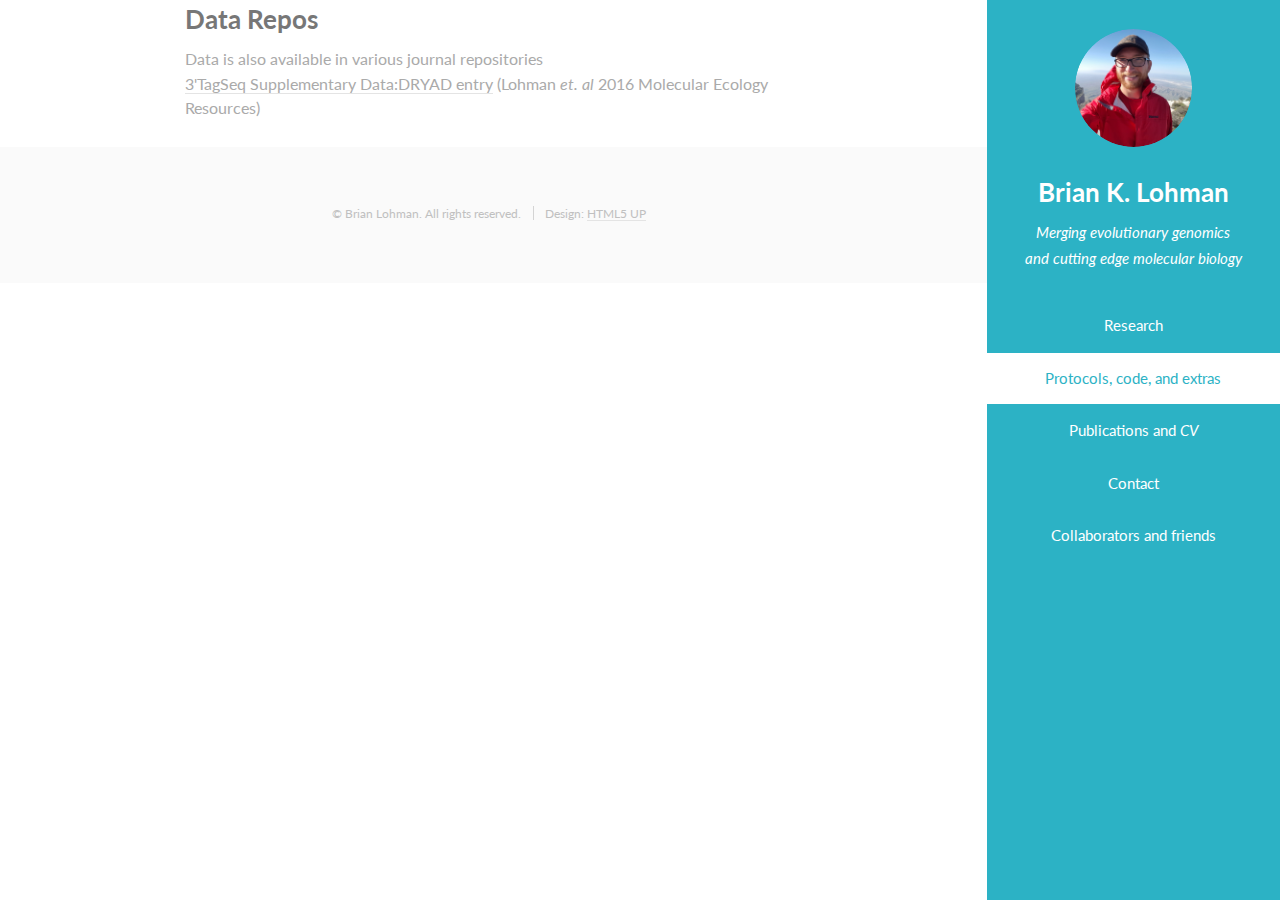
<file: data.html>
<!DOCTYPE HTML>
<!--
	Read Only by HTML5 UP
	html5up.net | @ajlkn
	Free for personal and commercial use under the CCA 3.0 license (html5up.net/license)
-->
<html>
	<head>
		<title>Brian K. Lohman</title>
		<meta charset="utf-8" />
		<meta name="viewport" content="width=device-width, initial-scale=1" />
		<!--[if lte IE 8]><script src="assets/js/ie/html5shiv.js"></script><![endif]-->
		<link rel="stylesheet" href="assets/css/main.css" />
		<!--[if lte IE 8]><link rel="stylesheet" href="assets/css/ie8.css" /><![endif]-->
	</head>
	<body>

		<!-- Header -->
			<section id="header">
				<header>
					<span class="image avatar"><img src="images/headshot.jpg" alt="" /></span>
					<h1 id="logo"><a href="index.html">Brian K. Lohman</a></h1>
					<p>Merging evolutionary genomics<br />
					 and cutting edge molecular biology</p>
				</header>
				<nav id="nav">
					<ul>
						<li><a href="index.html#one">Research</a></li>
						<li><a href="index.html#two" class="active">Protocols, code, and extras</a></li>
						<li><a href="index.html#three">Publications and <i>CV</i></a></li>
						<li><a href="index.html#four">Contact</a></li>
						<li><a href="index.html#five">Collaborators and friends</a></li>
					</ul>
				</nav>
			</section>

		<!-- Wrapper -->
			<div id="wrapper">

				<!-- Main -->
					<!--<div id="main">-->

						<!-- One -->
							<section id="two">
								<div class="container">
									<header class="major">
										<h3>Data Repos</h3>
										<p> Data is also available in various journal repositories<br />
										<a href="http://dx.doi.org/10.5061/dryad.vq275">3'TagSeq Supplementary Data:DRYAD entry</a> (Lohman <i>et. al</i> 2016 Molecular Ecology Resources)</p>
									</header>
									</div>
								</div>
							</section>


						<!-- Five -->
						<!--
							<section id="five">
								<div class="container">
									<h3>Elements</h3>

									<section>
										<h4>Text</h4>
										<p>This is <b>bold</b> and this is <strong>strong</strong>. This is <i>italic</i> and this is <em>emphasized</em>.
										This is <sup>superscript</sup> text and this is <sub>subscript</sub> text.
										This is <u>underlined</u> and this is code: <code>for (;;) { ... }</code>. Finally, <a href="#">this is a link</a>.</p>
										<hr />
										<header>
											<h4>Heading with a Subtitle</h4>
											<p>Lorem ipsum dolor sit amet nullam id egestas urna aliquam</p>
										</header>
										<p>Nunc lacinia ante nunc ac lobortis. Interdum adipiscing gravida odio porttitor sem non mi integer non faucibus ornare mi ut ante amet placerat aliquet. Volutpat eu sed ante lacinia sapien lorem accumsan varius montes viverra nibh in adipiscing blandit tempus accumsan.</p>
										<header>
											<h5>Heading with a Subtitle</h5>
											<p>Lorem ipsum dolor sit amet nullam id egestas urna aliquam</p>
										</header>
										<p>Nunc lacinia ante nunc ac lobortis. Interdum adipiscing gravida odio porttitor sem non mi integer non faucibus ornare mi ut ante amet placerat aliquet. Volutpat eu sed ante lacinia sapien lorem accumsan varius montes viverra nibh in adipiscing blandit tempus accumsan.</p>
										<hr />
										<h2>Heading Level 2</h2>
										<h3>Heading Level 3</h3>
										<h4>Heading Level 4</h4>
										<h5>Heading Level 5</h5>
										<h6>Heading Level 6</h6>
										<hr />
										<h5>Blockquote</h5>
										<blockquote>Fringilla nisl. Donec accumsan interdum nisi, quis tincidunt felis sagittis eget tempus euismod. Vestibulum ante ipsum primis in faucibus vestibulum. Blandit adipiscing eu felis iaculis volutpat ac adipiscing accumsan faucibus. Vestibulum ante ipsum primis in faucibus lorem ipsum dolor sit amet nullam adipiscing eu felis.</blockquote>
										<h5>Preformatted</h5>
										<pre><code>i = 0;

	while (!deck.isInOrder()) {
	    print 'Iteration ' + i;
	    deck.shuffle();
	    i++;
	}

	print 'It took ' + i + ' iterations to sort the deck.';</code></pre>
									</section>

									<section>
										<h4>Lists</h4>
										<div class="row">
											<div class="6u 12u(xsmall)">
												<h5>Unordered</h5>
												<ul>
													<li>Dolor pulvinar etiam magna etiam.</li>
													<li>Sagittis adipiscing lorem eleifend.</li>
													<li>Felis enim feugiat dolore viverra.</li>
												</ul>
												<h5>Alternate</h5>
												<ul class="alt">
													<li>Dolor pulvinar etiam magna etiam.</li>
													<li>Sagittis adipiscing lorem eleifend.</li>
													<li>Felis enim feugiat dolore viverra.</li>
												</ul>
											</div>
											<div class="6u 12u(xsmall)">
												<h5>Ordered</h5>
												<ol>
													<li>Dolor pulvinar etiam magna etiam.</li>
													<li>Etiam vel felis at lorem sed viverra.</li>
													<li>Felis enim feugiat dolore viverra.</li>
													<li>Dolor pulvinar etiam magna etiam.</li>
													<li>Etiam vel felis at lorem sed viverra.</li>
													<li>Felis enim feugiat dolore viverra.</li>
												</ol>
												<h5>Icons</h5>
												<ul class="icons">
													<li><a href="#" class="icon fa-twitter"><span class="label">Twitter</span></a></li>
													<li><a href="#" class="icon fa-facebook"><span class="label">Facebook</span></a></li>
													<li><a href="#" class="icon fa-instagram"><span class="label">Instagram</span></a></li>
													<li><a href="#" class="icon fa-github"><span class="label">Github</span></a></li>
													<li><a href="#" class="icon fa-dribbble"><span class="label">Dribbble</span></a></li>
													<li><a href="#" class="icon fa-tumblr"><span class="label">Tumblr</span></a></li>
												</ul>
											</div>
										</div>
										<h5>Actions</h5>
										<ul class="actions">
											<li><a href="#" class="button special">Default</a></li>
											<li><a href="#" class="button">Default</a></li>
											<li><a href="#" class="button alt">Default</a></li>
										</ul>
										<ul class="actions small">
											<li><a href="#" class="button special small">Small</a></li>
											<li><a href="#" class="button small">Small</a></li>
											<li><a href="#" class="button alt small">Small</a></li>
										</ul>
										<div class="row">
											<div class="3u 6u(medium) 12u$(xsmall)">
												<ul class="actions vertical">
													<li><a href="#" class="button special">Default</a></li>
													<li><a href="#" class="button">Default</a></li>
													<li><a href="#" class="button alt">Default</a></li>
												</ul>
											</div>
											<div class="3u 6u$(medium) 12u$(xsmall)">
												<ul class="actions vertical small">
													<li><a href="#" class="button special small">Small</a></li>
													<li><a href="#" class="button small">Small</a></li>
													<li><a href="#" class="button alt small">Small</a></li>
												</ul>
											</div>
											<div class="3u 6u(medium) 12u$(xsmall)">
												<ul class="actions vertical">
													<li><a href="#" class="button special fit">Default</a></li>
													<li><a href="#" class="button fit">Default</a></li>
													<li><a href="#" class="button alt fit">Default</a></li>
												</ul>
											</div>
											<div class="3u 6u$(medium) 12u$(xsmall)">
												<ul class="actions vertical small">
													<li><a href="#" class="button special small fit">Small</a></li>
													<li><a href="#" class="button small fit">Small</a></li>
													<li><a href="#" class="button alt small fit">Small</a></li>
												</ul>
											</div>
										</div>
									</section>

									<section>
										<h4>Table</h4>
										<h5>Default</h5>
										<div class="table-wrapper">
											<table>
												<thead>
													<tr>
														<th>Name</th>
														<th>Description</th>
														<th>Price</th>
													</tr>
												</thead>
												<tbody>
													<tr>
														<td>Item One</td>
														<td>Ante turpis integer aliquet porttitor.</td>
														<td>29.99</td>
													</tr>
													<tr>
														<td>Item Two</td>
														<td>Vis ac commodo adipiscing arcu aliquet.</td>
														<td>19.99</td>
													</tr>
													<tr>
														<td>Item Three</td>
														<td> Morbi faucibus arcu accumsan lorem.</td>
														<td>29.99</td>
													</tr>
													<tr>
														<td>Item Four</td>
														<td>Vitae integer tempus condimentum.</td>
														<td>19.99</td>
													</tr>
													<tr>
														<td>Item Five</td>
														<td>Ante turpis integer aliquet porttitor.</td>
														<td>29.99</td>
													</tr>
												</tbody>
												<tfoot>
													<tr>
														<td colspan="2"></td>
														<td>100.00</td>
													</tr>
												</tfoot>
											</table>
										</div>

										<h5>Alternate</h5>
										<div class="table-wrapper">
											<table class="alt">
												<thead>
													<tr>
														<th>Name</th>
														<th>Description</th>
														<th>Price</th>
													</tr>
												</thead>
												<tbody>
													<tr>
														<td>Item One</td>
														<td>Ante turpis integer aliquet porttitor.</td>
														<td>29.99</td>
													</tr>
													<tr>
														<td>Item Two</td>
														<td>Vis ac commodo adipiscing arcu aliquet.</td>
														<td>19.99</td>
													</tr>
													<tr>
														<td>Item Three</td>
														<td> Morbi faucibus arcu accumsan lorem.</td>
														<td>29.99</td>
													</tr>
													<tr>
														<td>Item Four</td>
														<td>Vitae integer tempus condimentum.</td>
														<td>19.99</td>
													</tr>
													<tr>
														<td>Item Five</td>
														<td>Ante turpis integer aliquet porttitor.</td>
														<td>29.99</td>
													</tr>
												</tbody>
												<tfoot>
													<tr>
														<td colspan="2"></td>
														<td>100.00</td>
													</tr>
												</tfoot>
											</table>
										</div>
									</section>

									<section>
										<h4>Buttons</h4>
										<ul class="actions">
											<li><a href="#" class="button special">Special</a></li>
											<li><a href="#" class="button">Default</a></li>
											<li><a href="#" class="button alt">Alternate</a></li>
										</ul>
										<ul class="actions">
											<li><a href="#" class="button special big">Big</a></li>
											<li><a href="#" class="button">Default</a></li>
											<li><a href="#" class="button alt small">Small</a></li>
										</ul>
										<ul class="actions fit">
											<li><a href="#" class="button special fit">Fit</a></li>
											<li><a href="#" class="button fit">Fit</a></li>
											<li><a href="#" class="button alt fit">Fit</a></li>
										</ul>
										<ul class="actions fit small">
											<li><a href="#" class="button special fit small">Fit + Small</a></li>
											<li><a href="#" class="button fit small">Fit + Small</a></li>
											<li><a href="#" class="button alt fit small">Fit + Small</a></li>
										</ul>
										<ul class="actions">
											<li><a href="#" class="button special icon fa-download">Icon</a></li>
											<li><a href="#" class="button icon fa-download">Icon</a></li>
											<li><a href="#" class="button alt icon fa-check">Icon</a></li>
										</ul>
										<ul class="actions">
											<li><span class="button special disabled">Special</span></li>
											<li><span class="button disabled">Default</span></li>
											<li><span class="button alt disabled">Alternate</span></li>
										</ul>
									</section>

									<section>
										<h4>Form</h4>
										<form method="post" action="#">
											<div class="row uniform">
												<div class="6u 12u(xsmall)">
													<input type="text" name="demo-name" id="demo-name" value="" placeholder="Name" />
												</div>
												<div class="6u 12u(xsmall)">
													<input type="email" name="demo-email" id="demo-email" value="" placeholder="Email" />
												</div>
											</div>
											<div class="row uniform">
												<div class="12u">
													<div class="select-wrapper">
														<select name="demo-category" id="demo-category">
															<option value="">- Category -</option>
															<option value="1">Manufacturing</option>
															<option value="1">Shipping</option>
															<option value="1">Administration</option>
															<option value="1">Human Resources</option>
														</select>
													</div>
												</div>
											</div>
											<div class="row uniform">
												<div class="4u 12u(medium)">
													<input type="radio" id="demo-priority-low" name="demo-priority" checked>
													<label for="demo-priority-low">Low Priority</label>
												</div>
												<div class="4u 12u(medium)">
													<input type="radio" id="demo-priority-normal" name="demo-priority">
													<label for="demo-priority-normal">Normal Priority</label>
												</div>
												<div class="4u 12u(medium)">
													<input type="radio" id="demo-priority-high" name="demo-priority">
													<label for="demo-priority-high">High Priority</label>
												</div>
											</div>
											<div class="row uniform">
												<div class="6u 12u(medium)">
													<input type="checkbox" id="demo-copy" name="demo-copy">
													<label for="demo-copy">Email me a copy of this message</label>
												</div>
												<div class="6u 12u(medium)">
													<input type="checkbox" id="demo-human" name="demo-human" checked>
													<label for="demo-human">I am a human and not a robot</label>
												</div>
											</div>
											<div class="row uniform">
												<div class="12u">
													<textarea name="demo-message" id="demo-message" placeholder="Enter your message" rows="6"></textarea>
												</div>
											</div>
											<div class="row uniform">
												<div class="12u">
													<ul class="actions">
														<li><input type="submit" value="Send Message" /></li>
														<li><input type="reset" value="Reset" class="alt" /></li>
													</ul>
												</div>
											</div>
										</form>
									</section>

									<section>
										<h4>Image</h4>
										<h5>Fit</h5>
										<span class="image fit"><img src="images/banner.jpg" alt="" /></span>
										<div class="box alt">
											<div class="row 50% uniform">
												<div class="4u"><span class="image fit"><img src="images/pic01.jpg" alt="" /></span></div>
												<div class="4u"><span class="image fit"><img src="images/pic02.jpg" alt="" /></span></div>
												<div class="4u"><span class="image fit"><img src="images/pic03.jpg" alt="" /></span></div>
											</div>
											<div class="row 50% uniform">
												<div class="4u"><span class="image fit"><img src="images/pic02.jpg" alt="" /></span></div>
												<div class="4u"><span class="image fit"><img src="images/pic03.jpg" alt="" /></span></div>
												<div class="4u"><span class="image fit"><img src="images/pic01.jpg" alt="" /></span></div>
											</div>
											<div class="row 50% uniform">
												<div class="4u"><span class="image fit"><img src="images/pic03.jpg" alt="" /></span></div>
												<div class="4u"><span class="image fit"><img src="images/pic01.jpg" alt="" /></span></div>
												<div class="4u"><span class="image fit"><img src="images/pic02.jpg" alt="" /></span></div>
											</div>
										</div>
										<h5>Left &amp; Right</h5>
										<p><span class="image left"><img src="images/avatar.jpg" alt="" /></span>Fringilla nisl. Donec accumsan interdum nisi, quis tincidunt felis sagittis eget. tempus euismod. Vestibulum ante ipsum primis in faucibus vestibulum. Blandit adipiscing eu felis iaculis volutpat ac adipiscing accumsan eu faucibus. Integer ac pellentesque praesent tincidunt felis sagittis eget. tempus euismod. Vestibulum ante ipsum primis in faucibus vestibulum. Blandit adipiscing eu felis iaculis volutpat ac adipiscing accumsan eu faucibus. Integer ac pellentesque praesent. Donec accumsan interdum nisi, quis tincidunt felis sagittis eget. tempus euismod. Vestibulum ante ipsum primis in faucibus vestibulum. Blandit adipiscing eu felis iaculis volutpat ac adipiscing accumsan eu faucibus. Integer ac pellentesque praesent tincidunt felis sagittis eget. tempus euismod. Vestibulum ante ipsum primis in faucibus vestibulum. Blandit adipiscing eu felis iaculis volutpat ac adipiscing accumsan eu faucibus. Integer ac pellentesque praesent.</p>
										<p><span class="image right"><img src="images/avatar.jpg" alt="" /></span>Fringilla nisl. Donec accumsan interdum nisi, quis tincidunt felis sagittis eget. tempus euismod. Vestibulum ante ipsum primis in faucibus vestibulum. Blandit adipiscing eu felis iaculis volutpat ac adipiscing accumsan eu faucibus. Integer ac pellentesque praesent tincidunt felis sagittis eget. tempus euismod. Vestibulum ante ipsum primis in faucibus vestibulum. Blandit adipiscing eu felis iaculis volutpat ac adipiscing accumsan eu faucibus. Integer ac pellentesque praesent. Donec accumsan interdum nisi, quis tincidunt felis sagittis eget. tempus euismod. Vestibulum ante ipsum primis in faucibus vestibulum. Blandit adipiscing eu felis iaculis volutpat ac adipiscing accumsan eu faucibus. Integer ac pellentesque praesent tincidunt felis sagittis eget. tempus euismod. Vestibulum ante ipsum primis in faucibus vestibulum. Blandit adipiscing eu felis iaculis volutpat ac adipiscing accumsan eu faucibus. Integer ac pellentesque praesent.</p>
									</section>

								</div>
							</section>
						-->

					</div>

				<!-- Footer -->
					<section id="footer">
						<div class="container">
							<ul class="copyright">
								<li>&copy; Brian Lohman. All rights reserved.</li><li>Design: <a href="http://html5up.net">HTML5 UP</a></li>
							</ul>
						</div>
					</section>

			</div>

		<!-- Scripts -->
			<script src="assets/js/jquery.min.js"></script>
			<script src="assets/js/jquery.scrollzer.min.js"></script>
			<script src="assets/js/jquery.scrolly.min.js"></script>
			<script src="assets/js/skel.min.js"></script>
			<script src="assets/js/util.js"></script>
			<!--[if lte IE 8]><script src="assets/js/ie/respond.min.js"></script><![endif]-->
			<script src="assets/js/main.js"></script>

	</body>
</html>
</file>
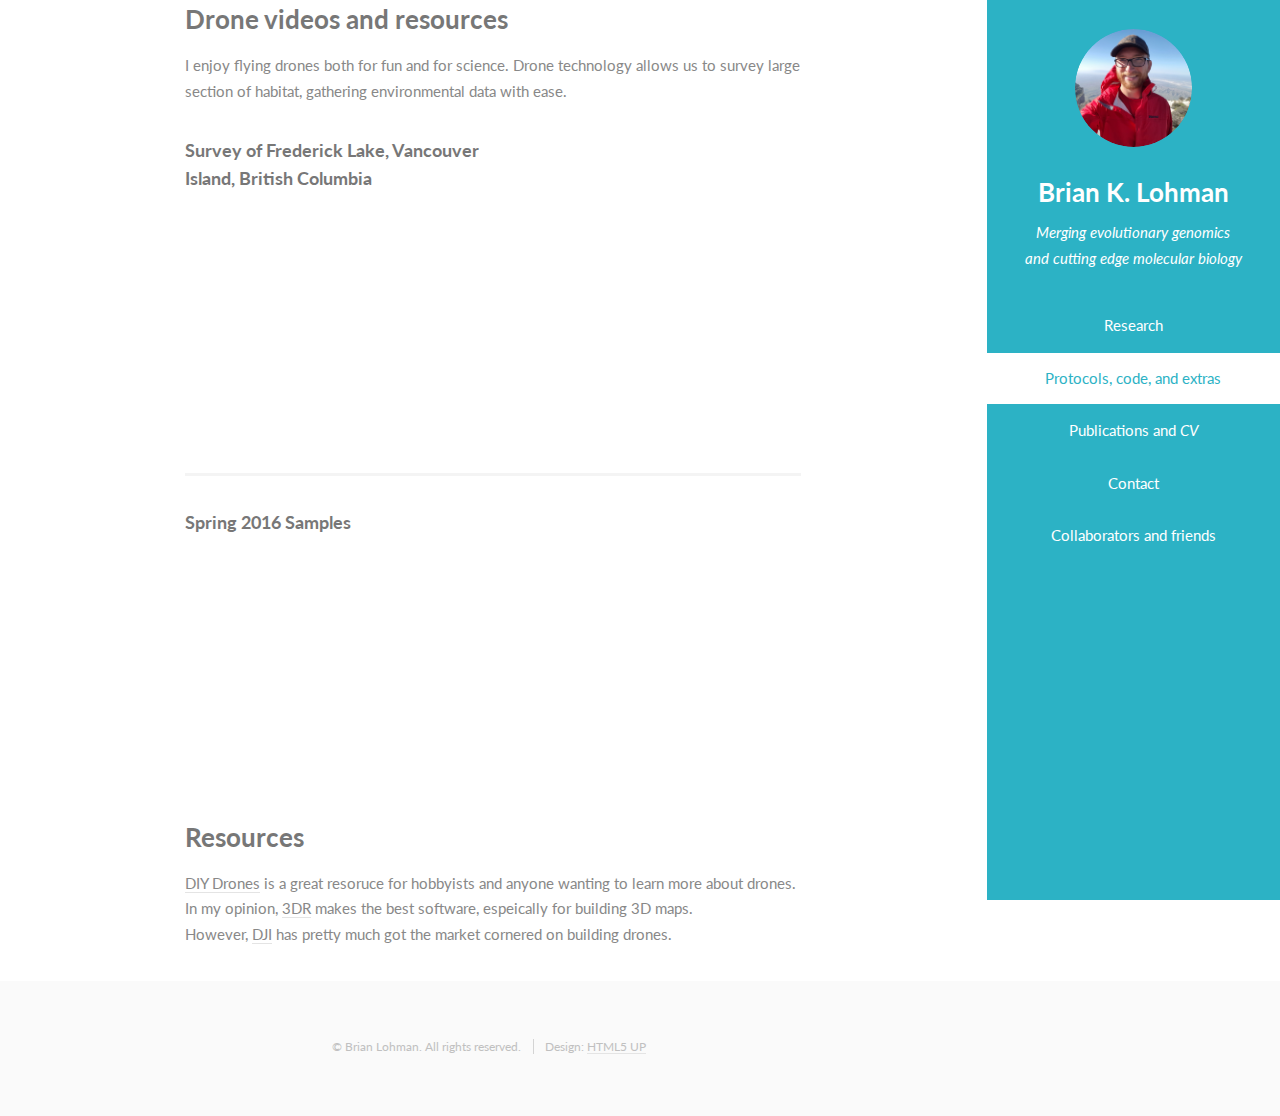
<file: drones.html>
<!DOCTYPE HTML>
<!--
	Read Only by HTML5 UP
	html5up.net | @ajlkn
	Free for personal and commercial use under the CCA 3.0 license (html5up.net/license)
-->
<html>
	<head>
		<title>Brian K. Lohman</title>
		<meta charset="utf-8" />
		<meta name="viewport" content="width=device-width, initial-scale=1" />
		<!--[if lte IE 8]><script src="assets/js/ie/html5shiv.js"></script><![endif]-->
		<link rel="stylesheet" href="assets/css/main.css" />
		<!--[if lte IE 8]><link rel="stylesheet" href="assets/css/ie8.css" /><![endif]-->
	</head>
	<body>

		<!-- Header -->
			<section id="header">
				<header>
					<span class="image avatar"><img src="images/headshot.jpg" alt="" /></span>
					<h1 id="logo"><a href="index.html">Brian K. Lohman</a></h1>
					<p>Merging evolutionary genomics<br />
					 and cutting edge molecular biology</p>
				</header>
				<nav id="nav">
					<ul>
						<li><a href="index.html#one">Research</a></li>
						<li><a href="index.html#two" class="active">Protocols, code, and extras</a></li>
						<li><a href="index.html#three">Publications and <i>CV</i></a></li>
						<li><a href="index.html#four">Contact</a></li>
						<li><a href="index.html#five">Collaborators and friends</a></li>
					</ul>
				</nav>
			</section>

		<!-- Wrapper -->
			<div id="wrapper">

				<!-- Main -->
					<!--<div id="main">-->

						<!-- One -->
							<section id="two">
								<div class="container">
									<h3>Drone videos and resources</h3>
									<p>I enjoy flying drones both for fun and for science. Drone technology allows us to survey large section of habitat, gathering environmental data with ease.  </p>
									<div class="features">
										<article>
											<div class="inner">
												<h4>Survey of Frederick Lake, Vancouver Island, British Columbia</h4>
												<iframe width="420" height="230" align="center" src="https://www.youtube.com/embed/Sql_OOxYVAU?rel=0" frameborder="0" allowfullscreen></iframe>
											</div>
										</article>
										<article>
											<div class="inner">
												<h4>Spring 2016 Samples</h4>
												<iframe width="420" height="230" align="center" src="https://www.youtube.com/embed/PhalfmWHwQM?rel=0" frameborder="0" allowfullscreen></iframe>
											</div>
										</article>
									</div>
								</div>
							</section>

						<!-- Four -->
							<section id="four">
								<div class="container">
									<h3>Resources</h3>
									<p><a href="http://diydrones.com/">DIY Drones</a> is a great resoruce for hobbyists and anyone wanting to learn more about drones. <br />
									In my opinion, <a href="http://3dr.com/">3DR</a> makes the best software, espeically for building 3D maps.<br />
								  However, <a href="http://dji.com/">DJI</a> has pretty much got the market cornered on building drones.</p>
								</div>
							</section>

						<!-- Five -->
						<!--
							<section id="five">
								<div class="container">
									<h3>Elements</h3>

									<section>
										<h4>Text</h4>
										<p>This is <b>bold</b> and this is <strong>strong</strong>. This is <i>italic</i> and this is <em>emphasized</em>.
										This is <sup>superscript</sup> text and this is <sub>subscript</sub> text.
										This is <u>underlined</u> and this is code: <code>for (;;) { ... }</code>. Finally, <a href="#">this is a link</a>.</p>
										<hr />
										<header>
											<h4>Heading with a Subtitle</h4>
											<p>Lorem ipsum dolor sit amet nullam id egestas urna aliquam</p>
										</header>
										<p>Nunc lacinia ante nunc ac lobortis. Interdum adipiscing gravida odio porttitor sem non mi integer non faucibus ornare mi ut ante amet placerat aliquet. Volutpat eu sed ante lacinia sapien lorem accumsan varius montes viverra nibh in adipiscing blandit tempus accumsan.</p>
										<header>
											<h5>Heading with a Subtitle</h5>
											<p>Lorem ipsum dolor sit amet nullam id egestas urna aliquam</p>
										</header>
										<p>Nunc lacinia ante nunc ac lobortis. Interdum adipiscing gravida odio porttitor sem non mi integer non faucibus ornare mi ut ante amet placerat aliquet. Volutpat eu sed ante lacinia sapien lorem accumsan varius montes viverra nibh in adipiscing blandit tempus accumsan.</p>
										<hr />
										<h2>Heading Level 2</h2>
										<h3>Heading Level 3</h3>
										<h4>Heading Level 4</h4>
										<h5>Heading Level 5</h5>
										<h6>Heading Level 6</h6>
										<hr />
										<h5>Blockquote</h5>
										<blockquote>Fringilla nisl. Donec accumsan interdum nisi, quis tincidunt felis sagittis eget tempus euismod. Vestibulum ante ipsum primis in faucibus vestibulum. Blandit adipiscing eu felis iaculis volutpat ac adipiscing accumsan faucibus. Vestibulum ante ipsum primis in faucibus lorem ipsum dolor sit amet nullam adipiscing eu felis.</blockquote>
										<h5>Preformatted</h5>
										<pre><code>i = 0;

	while (!deck.isInOrder()) {
	    print 'Iteration ' + i;
	    deck.shuffle();
	    i++;
	}

	print 'It took ' + i + ' iterations to sort the deck.';</code></pre>
									</section>

									<section>
										<h4>Lists</h4>
										<div class="row">
											<div class="6u 12u(xsmall)">
												<h5>Unordered</h5>
												<ul>
													<li>Dolor pulvinar etiam magna etiam.</li>
													<li>Sagittis adipiscing lorem eleifend.</li>
													<li>Felis enim feugiat dolore viverra.</li>
												</ul>
												<h5>Alternate</h5>
												<ul class="alt">
													<li>Dolor pulvinar etiam magna etiam.</li>
													<li>Sagittis adipiscing lorem eleifend.</li>
													<li>Felis enim feugiat dolore viverra.</li>
												</ul>
											</div>
											<div class="6u 12u(xsmall)">
												<h5>Ordered</h5>
												<ol>
													<li>Dolor pulvinar etiam magna etiam.</li>
													<li>Etiam vel felis at lorem sed viverra.</li>
													<li>Felis enim feugiat dolore viverra.</li>
													<li>Dolor pulvinar etiam magna etiam.</li>
													<li>Etiam vel felis at lorem sed viverra.</li>
													<li>Felis enim feugiat dolore viverra.</li>
												</ol>
												<h5>Icons</h5>
												<ul class="icons">
													<li><a href="#" class="icon fa-twitter"><span class="label">Twitter</span></a></li>
													<li><a href="#" class="icon fa-facebook"><span class="label">Facebook</span></a></li>
													<li><a href="#" class="icon fa-instagram"><span class="label">Instagram</span></a></li>
													<li><a href="#" class="icon fa-github"><span class="label">Github</span></a></li>
													<li><a href="#" class="icon fa-dribbble"><span class="label">Dribbble</span></a></li>
													<li><a href="#" class="icon fa-tumblr"><span class="label">Tumblr</span></a></li>
												</ul>
											</div>
										</div>
										<h5>Actions</h5>
										<ul class="actions">
											<li><a href="#" class="button special">Default</a></li>
											<li><a href="#" class="button">Default</a></li>
											<li><a href="#" class="button alt">Default</a></li>
										</ul>
										<ul class="actions small">
											<li><a href="#" class="button special small">Small</a></li>
											<li><a href="#" class="button small">Small</a></li>
											<li><a href="#" class="button alt small">Small</a></li>
										</ul>
										<div class="row">
											<div class="3u 6u(medium) 12u$(xsmall)">
												<ul class="actions vertical">
													<li><a href="#" class="button special">Default</a></li>
													<li><a href="#" class="button">Default</a></li>
													<li><a href="#" class="button alt">Default</a></li>
												</ul>
											</div>
											<div class="3u 6u$(medium) 12u$(xsmall)">
												<ul class="actions vertical small">
													<li><a href="#" class="button special small">Small</a></li>
													<li><a href="#" class="button small">Small</a></li>
													<li><a href="#" class="button alt small">Small</a></li>
												</ul>
											</div>
											<div class="3u 6u(medium) 12u$(xsmall)">
												<ul class="actions vertical">
													<li><a href="#" class="button special fit">Default</a></li>
													<li><a href="#" class="button fit">Default</a></li>
													<li><a href="#" class="button alt fit">Default</a></li>
												</ul>
											</div>
											<div class="3u 6u$(medium) 12u$(xsmall)">
												<ul class="actions vertical small">
													<li><a href="#" class="button special small fit">Small</a></li>
													<li><a href="#" class="button small fit">Small</a></li>
													<li><a href="#" class="button alt small fit">Small</a></li>
												</ul>
											</div>
										</div>
									</section>

									<section>
										<h4>Table</h4>
										<h5>Default</h5>
										<div class="table-wrapper">
											<table>
												<thead>
													<tr>
														<th>Name</th>
														<th>Description</th>
														<th>Price</th>
													</tr>
												</thead>
												<tbody>
													<tr>
														<td>Item One</td>
														<td>Ante turpis integer aliquet porttitor.</td>
														<td>29.99</td>
													</tr>
													<tr>
														<td>Item Two</td>
														<td>Vis ac commodo adipiscing arcu aliquet.</td>
														<td>19.99</td>
													</tr>
													<tr>
														<td>Item Three</td>
														<td> Morbi faucibus arcu accumsan lorem.</td>
														<td>29.99</td>
													</tr>
													<tr>
														<td>Item Four</td>
														<td>Vitae integer tempus condimentum.</td>
														<td>19.99</td>
													</tr>
													<tr>
														<td>Item Five</td>
														<td>Ante turpis integer aliquet porttitor.</td>
														<td>29.99</td>
													</tr>
												</tbody>
												<tfoot>
													<tr>
														<td colspan="2"></td>
														<td>100.00</td>
													</tr>
												</tfoot>
											</table>
										</div>

										<h5>Alternate</h5>
										<div class="table-wrapper">
											<table class="alt">
												<thead>
													<tr>
														<th>Name</th>
														<th>Description</th>
														<th>Price</th>
													</tr>
												</thead>
												<tbody>
													<tr>
														<td>Item One</td>
														<td>Ante turpis integer aliquet porttitor.</td>
														<td>29.99</td>
													</tr>
													<tr>
														<td>Item Two</td>
														<td>Vis ac commodo adipiscing arcu aliquet.</td>
														<td>19.99</td>
													</tr>
													<tr>
														<td>Item Three</td>
														<td> Morbi faucibus arcu accumsan lorem.</td>
														<td>29.99</td>
													</tr>
													<tr>
														<td>Item Four</td>
														<td>Vitae integer tempus condimentum.</td>
														<td>19.99</td>
													</tr>
													<tr>
														<td>Item Five</td>
														<td>Ante turpis integer aliquet porttitor.</td>
														<td>29.99</td>
													</tr>
												</tbody>
												<tfoot>
													<tr>
														<td colspan="2"></td>
														<td>100.00</td>
													</tr>
												</tfoot>
											</table>
										</div>
									</section>

									<section>
										<h4>Buttons</h4>
										<ul class="actions">
											<li><a href="#" class="button special">Special</a></li>
											<li><a href="#" class="button">Default</a></li>
											<li><a href="#" class="button alt">Alternate</a></li>
										</ul>
										<ul class="actions">
											<li><a href="#" class="button special big">Big</a></li>
											<li><a href="#" class="button">Default</a></li>
											<li><a href="#" class="button alt small">Small</a></li>
										</ul>
										<ul class="actions fit">
											<li><a href="#" class="button special fit">Fit</a></li>
											<li><a href="#" class="button fit">Fit</a></li>
											<li><a href="#" class="button alt fit">Fit</a></li>
										</ul>
										<ul class="actions fit small">
											<li><a href="#" class="button special fit small">Fit + Small</a></li>
											<li><a href="#" class="button fit small">Fit + Small</a></li>
											<li><a href="#" class="button alt fit small">Fit + Small</a></li>
										</ul>
										<ul class="actions">
											<li><a href="#" class="button special icon fa-download">Icon</a></li>
											<li><a href="#" class="button icon fa-download">Icon</a></li>
											<li><a href="#" class="button alt icon fa-check">Icon</a></li>
										</ul>
										<ul class="actions">
											<li><span class="button special disabled">Special</span></li>
											<li><span class="button disabled">Default</span></li>
											<li><span class="button alt disabled">Alternate</span></li>
										</ul>
									</section>

									<section>
										<h4>Form</h4>
										<form method="post" action="#">
											<div class="row uniform">
												<div class="6u 12u(xsmall)">
													<input type="text" name="demo-name" id="demo-name" value="" placeholder="Name" />
												</div>
												<div class="6u 12u(xsmall)">
													<input type="email" name="demo-email" id="demo-email" value="" placeholder="Email" />
												</div>
											</div>
											<div class="row uniform">
												<div class="12u">
													<div class="select-wrapper">
														<select name="demo-category" id="demo-category">
															<option value="">- Category -</option>
															<option value="1">Manufacturing</option>
															<option value="1">Shipping</option>
															<option value="1">Administration</option>
															<option value="1">Human Resources</option>
														</select>
													</div>
												</div>
											</div>
											<div class="row uniform">
												<div class="4u 12u(medium)">
													<input type="radio" id="demo-priority-low" name="demo-priority" checked>
													<label for="demo-priority-low">Low Priority</label>
												</div>
												<div class="4u 12u(medium)">
													<input type="radio" id="demo-priority-normal" name="demo-priority">
													<label for="demo-priority-normal">Normal Priority</label>
												</div>
												<div class="4u 12u(medium)">
													<input type="radio" id="demo-priority-high" name="demo-priority">
													<label for="demo-priority-high">High Priority</label>
												</div>
											</div>
											<div class="row uniform">
												<div class="6u 12u(medium)">
													<input type="checkbox" id="demo-copy" name="demo-copy">
													<label for="demo-copy">Email me a copy of this message</label>
												</div>
												<div class="6u 12u(medium)">
													<input type="checkbox" id="demo-human" name="demo-human" checked>
													<label for="demo-human">I am a human and not a robot</label>
												</div>
											</div>
											<div class="row uniform">
												<div class="12u">
													<textarea name="demo-message" id="demo-message" placeholder="Enter your message" rows="6"></textarea>
												</div>
											</div>
											<div class="row uniform">
												<div class="12u">
													<ul class="actions">
														<li><input type="submit" value="Send Message" /></li>
														<li><input type="reset" value="Reset" class="alt" /></li>
													</ul>
												</div>
											</div>
										</form>
									</section>

									<section>
										<h4>Image</h4>
										<h5>Fit</h5>
										<span class="image fit"><img src="images/banner.jpg" alt="" /></span>
										<div class="box alt">
											<div class="row 50% uniform">
												<div class="4u"><span class="image fit"><img src="images/pic01.jpg" alt="" /></span></div>
												<div class="4u"><span class="image fit"><img src="images/pic02.jpg" alt="" /></span></div>
												<div class="4u"><span class="image fit"><img src="images/pic03.jpg" alt="" /></span></div>
											</div>
											<div class="row 50% uniform">
												<div class="4u"><span class="image fit"><img src="images/pic02.jpg" alt="" /></span></div>
												<div class="4u"><span class="image fit"><img src="images/pic03.jpg" alt="" /></span></div>
												<div class="4u"><span class="image fit"><img src="images/pic01.jpg" alt="" /></span></div>
											</div>
											<div class="row 50% uniform">
												<div class="4u"><span class="image fit"><img src="images/pic03.jpg" alt="" /></span></div>
												<div class="4u"><span class="image fit"><img src="images/pic01.jpg" alt="" /></span></div>
												<div class="4u"><span class="image fit"><img src="images/pic02.jpg" alt="" /></span></div>
											</div>
										</div>
										<h5>Left &amp; Right</h5>
										<p><span class="image left"><img src="images/avatar.jpg" alt="" /></span>Fringilla nisl. Donec accumsan interdum nisi, quis tincidunt felis sagittis eget. tempus euismod. Vestibulum ante ipsum primis in faucibus vestibulum. Blandit adipiscing eu felis iaculis volutpat ac adipiscing accumsan eu faucibus. Integer ac pellentesque praesent tincidunt felis sagittis eget. tempus euismod. Vestibulum ante ipsum primis in faucibus vestibulum. Blandit adipiscing eu felis iaculis volutpat ac adipiscing accumsan eu faucibus. Integer ac pellentesque praesent. Donec accumsan interdum nisi, quis tincidunt felis sagittis eget. tempus euismod. Vestibulum ante ipsum primis in faucibus vestibulum. Blandit adipiscing eu felis iaculis volutpat ac adipiscing accumsan eu faucibus. Integer ac pellentesque praesent tincidunt felis sagittis eget. tempus euismod. Vestibulum ante ipsum primis in faucibus vestibulum. Blandit adipiscing eu felis iaculis volutpat ac adipiscing accumsan eu faucibus. Integer ac pellentesque praesent.</p>
										<p><span class="image right"><img src="images/avatar.jpg" alt="" /></span>Fringilla nisl. Donec accumsan interdum nisi, quis tincidunt felis sagittis eget. tempus euismod. Vestibulum ante ipsum primis in faucibus vestibulum. Blandit adipiscing eu felis iaculis volutpat ac adipiscing accumsan eu faucibus. Integer ac pellentesque praesent tincidunt felis sagittis eget. tempus euismod. Vestibulum ante ipsum primis in faucibus vestibulum. Blandit adipiscing eu felis iaculis volutpat ac adipiscing accumsan eu faucibus. Integer ac pellentesque praesent. Donec accumsan interdum nisi, quis tincidunt felis sagittis eget. tempus euismod. Vestibulum ante ipsum primis in faucibus vestibulum. Blandit adipiscing eu felis iaculis volutpat ac adipiscing accumsan eu faucibus. Integer ac pellentesque praesent tincidunt felis sagittis eget. tempus euismod. Vestibulum ante ipsum primis in faucibus vestibulum. Blandit adipiscing eu felis iaculis volutpat ac adipiscing accumsan eu faucibus. Integer ac pellentesque praesent.</p>
									</section>

								</div>
							</section>
						-->

					</div>

				<!-- Footer -->
					<section id="footer">
						<div class="container">
							<ul class="copyright">
								<li>&copy; Brian Lohman. All rights reserved.</li><li>Design: <a href="http://html5up.net">HTML5 UP</a></li>
							</ul>
						</div>
					</section>

			</div>

		<!-- Scripts -->
			<script src="assets/js/jquery.min.js"></script>
			<script src="assets/js/jquery.scrollzer.min.js"></script>
			<script src="assets/js/jquery.scrolly.min.js"></script>
			<script src="assets/js/skel.min.js"></script>
			<script src="assets/js/util.js"></script>
			<!--[if lte IE 8]><script src="assets/js/ie/respond.min.js"></script><![endif]-->
			<script src="assets/js/main.js"></script>

	</body>
</html>
</file>
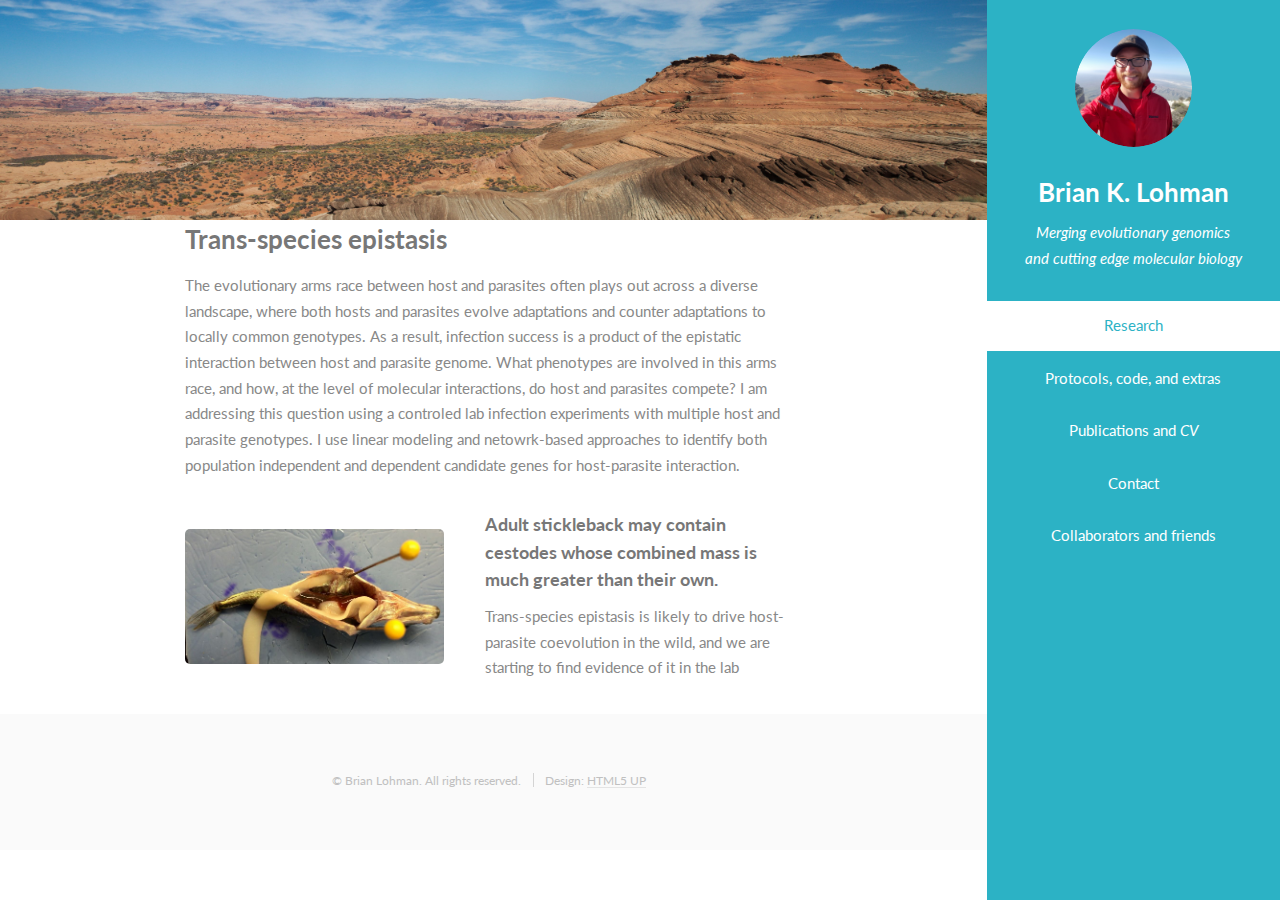
<file: epistasis.html>
<!DOCTYPE HTML>
<!--
	Read Only by HTML5 UP
	html5up.net | @ajlkn
	Free for personal and commercial use under the CCA 3.0 license (html5up.net/license)
-->
<html>
	<head>
		<title>Brian K. Lohman</title>
		<meta charset="utf-8" />
		<meta name="viewport" content="width=device-width, initial-scale=1" />
		<!--[if lte IE 8]><script src="assets/js/ie/html5shiv.js"></script><![endif]-->
		<link rel="stylesheet" href="assets/css/main.css" />
		<!--[if lte IE 8]><link rel="stylesheet" href="assets/css/ie8.css" /><![endif]-->
	</head>
	<body>

		<!-- Header -->
			<section id="header">
				<header>
					<span class="image avatar"><img src="images/headshot.jpg" alt="" /></span>
					<h1 id="logo"><a href="index.html">Brian K. Lohman</a></h1>
					<p>Merging evolutionary genomics<br />
					 and cutting edge molecular biology</p>
				</header>
				<nav id="nav">
					<ul>
						<li><a href="index.html#one" class="active">Research</a></li>
						<li><a href="index.html#two">Protocols, code, and extras</a></li>
						<li><a href="index.html#three">Publications and <i>CV</i></a></li>
						<li><a href="index.html#four">Contact</a></li>
						<li><a href="index.html#five">Collaborators and friends</a></li>
					</ul>
				</nav>
			</section>

		<!-- Wrapper -->
			<div id="wrapper">

				<!-- Main -->
					<!--<div id="main">-->

						<!-- One -->
							<section id="one">
								<div class="container">
									<h3>Trans-species epistasis</h3>
									<p>The evolutionary arms race between host and parasites often plays out across a diverse landscape, where both hosts and parasites evolve adaptations and counter adaptations to locally common genotypes. As a result, infection success is a product of the epistatic interaction between host and parasite genome. What phenotypes are involved in this arms race, and how, at the level of molecular interactions, do host and parasites compete? I am addressing this question using a controled lab infection experiments with multiple host and parasite genotypes. I use linear modeling and netowrk-based approaches to identify both population independent and dependent candidate genes for host-parasite interaction.</p>
									<div class="features">
										<article>
											<a href="#" class="image"><img src="images/worm.JPG" alt="" /></a>
											<div class="inner">
												<h4>Adult stickleback may contain cestodes whose combined mass is much greater than their own.</h4>
												<p>Trans-species epistasis is likely to drive host-parasite coevolution in the wild, and we are starting to find evidence of it in the lab</p>
											</div>
										</article>
									</div>
								</div>
							</section>


						<!-- Five -->
						<!--
							<section id="five">
								<div class="container">
									<h3>Elements</h3>

									<section>
										<h4>Text</h4>
										<p>This is <b>bold</b> and this is <strong>strong</strong>. This is <i>italic</i> and this is <em>emphasized</em>.
										This is <sup>superscript</sup> text and this is <sub>subscript</sub> text.
										This is <u>underlined</u> and this is code: <code>for (;;) { ... }</code>. Finally, <a href="#">this is a link</a>.</p>
										<hr />
										<header>
											<h4>Heading with a Subtitle</h4>
											<p>Lorem ipsum dolor sit amet nullam id egestas urna aliquam</p>
										</header>
										<p>Nunc lacinia ante nunc ac lobortis. Interdum adipiscing gravida odio porttitor sem non mi integer non faucibus ornare mi ut ante amet placerat aliquet. Volutpat eu sed ante lacinia sapien lorem accumsan varius montes viverra nibh in adipiscing blandit tempus accumsan.</p>
										<header>
											<h5>Heading with a Subtitle</h5>
											<p>Lorem ipsum dolor sit amet nullam id egestas urna aliquam</p>
										</header>
										<p>Nunc lacinia ante nunc ac lobortis. Interdum adipiscing gravida odio porttitor sem non mi integer non faucibus ornare mi ut ante amet placerat aliquet. Volutpat eu sed ante lacinia sapien lorem accumsan varius montes viverra nibh in adipiscing blandit tempus accumsan.</p>
										<hr />
										<h2>Heading Level 2</h2>
										<h3>Heading Level 3</h3>
										<h4>Heading Level 4</h4>
										<h5>Heading Level 5</h5>
										<h6>Heading Level 6</h6>
										<hr />
										<h5>Blockquote</h5>
										<blockquote>Fringilla nisl. Donec accumsan interdum nisi, quis tincidunt felis sagittis eget tempus euismod. Vestibulum ante ipsum primis in faucibus vestibulum. Blandit adipiscing eu felis iaculis volutpat ac adipiscing accumsan faucibus. Vestibulum ante ipsum primis in faucibus lorem ipsum dolor sit amet nullam adipiscing eu felis.</blockquote>
										<h5>Preformatted</h5>
										<pre><code>i = 0;

	while (!deck.isInOrder()) {
	    print 'Iteration ' + i;
	    deck.shuffle();
	    i++;
	}

	print 'It took ' + i + ' iterations to sort the deck.';</code></pre>
									</section>

									<section>
										<h4>Lists</h4>
										<div class="row">
											<div class="6u 12u(xsmall)">
												<h5>Unordered</h5>
												<ul>
													<li>Dolor pulvinar etiam magna etiam.</li>
													<li>Sagittis adipiscing lorem eleifend.</li>
													<li>Felis enim feugiat dolore viverra.</li>
												</ul>
												<h5>Alternate</h5>
												<ul class="alt">
													<li>Dolor pulvinar etiam magna etiam.</li>
													<li>Sagittis adipiscing lorem eleifend.</li>
													<li>Felis enim feugiat dolore viverra.</li>
												</ul>
											</div>
											<div class="6u 12u(xsmall)">
												<h5>Ordered</h5>
												<ol>
													<li>Dolor pulvinar etiam magna etiam.</li>
													<li>Etiam vel felis at lorem sed viverra.</li>
													<li>Felis enim feugiat dolore viverra.</li>
													<li>Dolor pulvinar etiam magna etiam.</li>
													<li>Etiam vel felis at lorem sed viverra.</li>
													<li>Felis enim feugiat dolore viverra.</li>
												</ol>
												<h5>Icons</h5>
												<ul class="icons">
													<li><a href="#" class="icon fa-twitter"><span class="label">Twitter</span></a></li>
													<li><a href="#" class="icon fa-facebook"><span class="label">Facebook</span></a></li>
													<li><a href="#" class="icon fa-instagram"><span class="label">Instagram</span></a></li>
													<li><a href="#" class="icon fa-github"><span class="label">Github</span></a></li>
													<li><a href="#" class="icon fa-dribbble"><span class="label">Dribbble</span></a></li>
													<li><a href="#" class="icon fa-tumblr"><span class="label">Tumblr</span></a></li>
												</ul>
											</div>
										</div>
										<h5>Actions</h5>
										<ul class="actions">
											<li><a href="#" class="button special">Default</a></li>
											<li><a href="#" class="button">Default</a></li>
											<li><a href="#" class="button alt">Default</a></li>
										</ul>
										<ul class="actions small">
											<li><a href="#" class="button special small">Small</a></li>
											<li><a href="#" class="button small">Small</a></li>
											<li><a href="#" class="button alt small">Small</a></li>
										</ul>
										<div class="row">
											<div class="3u 6u(medium) 12u$(xsmall)">
												<ul class="actions vertical">
													<li><a href="#" class="button special">Default</a></li>
													<li><a href="#" class="button">Default</a></li>
													<li><a href="#" class="button alt">Default</a></li>
												</ul>
											</div>
											<div class="3u 6u$(medium) 12u$(xsmall)">
												<ul class="actions vertical small">
													<li><a href="#" class="button special small">Small</a></li>
													<li><a href="#" class="button small">Small</a></li>
													<li><a href="#" class="button alt small">Small</a></li>
												</ul>
											</div>
											<div class="3u 6u(medium) 12u$(xsmall)">
												<ul class="actions vertical">
													<li><a href="#" class="button special fit">Default</a></li>
													<li><a href="#" class="button fit">Default</a></li>
													<li><a href="#" class="button alt fit">Default</a></li>
												</ul>
											</div>
											<div class="3u 6u$(medium) 12u$(xsmall)">
												<ul class="actions vertical small">
													<li><a href="#" class="button special small fit">Small</a></li>
													<li><a href="#" class="button small fit">Small</a></li>
													<li><a href="#" class="button alt small fit">Small</a></li>
												</ul>
											</div>
										</div>
									</section>

									<section>
										<h4>Table</h4>
										<h5>Default</h5>
										<div class="table-wrapper">
											<table>
												<thead>
													<tr>
														<th>Name</th>
														<th>Description</th>
														<th>Price</th>
													</tr>
												</thead>
												<tbody>
													<tr>
														<td>Item One</td>
														<td>Ante turpis integer aliquet porttitor.</td>
														<td>29.99</td>
													</tr>
													<tr>
														<td>Item Two</td>
														<td>Vis ac commodo adipiscing arcu aliquet.</td>
														<td>19.99</td>
													</tr>
													<tr>
														<td>Item Three</td>
														<td> Morbi faucibus arcu accumsan lorem.</td>
														<td>29.99</td>
													</tr>
													<tr>
														<td>Item Four</td>
														<td>Vitae integer tempus condimentum.</td>
														<td>19.99</td>
													</tr>
													<tr>
														<td>Item Five</td>
														<td>Ante turpis integer aliquet porttitor.</td>
														<td>29.99</td>
													</tr>
												</tbody>
												<tfoot>
													<tr>
														<td colspan="2"></td>
														<td>100.00</td>
													</tr>
												</tfoot>
											</table>
										</div>

										<h5>Alternate</h5>
										<div class="table-wrapper">
											<table class="alt">
												<thead>
													<tr>
														<th>Name</th>
														<th>Description</th>
														<th>Price</th>
													</tr>
												</thead>
												<tbody>
													<tr>
														<td>Item One</td>
														<td>Ante turpis integer aliquet porttitor.</td>
														<td>29.99</td>
													</tr>
													<tr>
														<td>Item Two</td>
														<td>Vis ac commodo adipiscing arcu aliquet.</td>
														<td>19.99</td>
													</tr>
													<tr>
														<td>Item Three</td>
														<td> Morbi faucibus arcu accumsan lorem.</td>
														<td>29.99</td>
													</tr>
													<tr>
														<td>Item Four</td>
														<td>Vitae integer tempus condimentum.</td>
														<td>19.99</td>
													</tr>
													<tr>
														<td>Item Five</td>
														<td>Ante turpis integer aliquet porttitor.</td>
														<td>29.99</td>
													</tr>
												</tbody>
												<tfoot>
													<tr>
														<td colspan="2"></td>
														<td>100.00</td>
													</tr>
												</tfoot>
											</table>
										</div>
									</section>

									<section>
										<h4>Buttons</h4>
										<ul class="actions">
											<li><a href="#" class="button special">Special</a></li>
											<li><a href="#" class="button">Default</a></li>
											<li><a href="#" class="button alt">Alternate</a></li>
										</ul>
										<ul class="actions">
											<li><a href="#" class="button special big">Big</a></li>
											<li><a href="#" class="button">Default</a></li>
											<li><a href="#" class="button alt small">Small</a></li>
										</ul>
										<ul class="actions fit">
											<li><a href="#" class="button special fit">Fit</a></li>
											<li><a href="#" class="button fit">Fit</a></li>
											<li><a href="#" class="button alt fit">Fit</a></li>
										</ul>
										<ul class="actions fit small">
											<li><a href="#" class="button special fit small">Fit + Small</a></li>
											<li><a href="#" class="button fit small">Fit + Small</a></li>
											<li><a href="#" class="button alt fit small">Fit + Small</a></li>
										</ul>
										<ul class="actions">
											<li><a href="#" class="button special icon fa-download">Icon</a></li>
											<li><a href="#" class="button icon fa-download">Icon</a></li>
											<li><a href="#" class="button alt icon fa-check">Icon</a></li>
										</ul>
										<ul class="actions">
											<li><span class="button special disabled">Special</span></li>
											<li><span class="button disabled">Default</span></li>
											<li><span class="button alt disabled">Alternate</span></li>
										</ul>
									</section>

									<section>
										<h4>Form</h4>
										<form method="post" action="#">
											<div class="row uniform">
												<div class="6u 12u(xsmall)">
													<input type="text" name="demo-name" id="demo-name" value="" placeholder="Name" />
												</div>
												<div class="6u 12u(xsmall)">
													<input type="email" name="demo-email" id="demo-email" value="" placeholder="Email" />
												</div>
											</div>
											<div class="row uniform">
												<div class="12u">
													<div class="select-wrapper">
														<select name="demo-category" id="demo-category">
															<option value="">- Category -</option>
															<option value="1">Manufacturing</option>
															<option value="1">Shipping</option>
															<option value="1">Administration</option>
															<option value="1">Human Resources</option>
														</select>
													</div>
												</div>
											</div>
											<div class="row uniform">
												<div class="4u 12u(medium)">
													<input type="radio" id="demo-priority-low" name="demo-priority" checked>
													<label for="demo-priority-low">Low Priority</label>
												</div>
												<div class="4u 12u(medium)">
													<input type="radio" id="demo-priority-normal" name="demo-priority">
													<label for="demo-priority-normal">Normal Priority</label>
												</div>
												<div class="4u 12u(medium)">
													<input type="radio" id="demo-priority-high" name="demo-priority">
													<label for="demo-priority-high">High Priority</label>
												</div>
											</div>
											<div class="row uniform">
												<div class="6u 12u(medium)">
													<input type="checkbox" id="demo-copy" name="demo-copy">
													<label for="demo-copy">Email me a copy of this message</label>
												</div>
												<div class="6u 12u(medium)">
													<input type="checkbox" id="demo-human" name="demo-human" checked>
													<label for="demo-human">I am a human and not a robot</label>
												</div>
											</div>
											<div class="row uniform">
												<div class="12u">
													<textarea name="demo-message" id="demo-message" placeholder="Enter your message" rows="6"></textarea>
												</div>
											</div>
											<div class="row uniform">
												<div class="12u">
													<ul class="actions">
														<li><input type="submit" value="Send Message" /></li>
														<li><input type="reset" value="Reset" class="alt" /></li>
													</ul>
												</div>
											</div>
										</form>
									</section>

									<section>
										<h4>Image</h4>
										<h5>Fit</h5>
										<span class="image fit"><img src="images/banner.jpg" alt="" /></span>
										<div class="box alt">
											<div class="row 50% uniform">
												<div class="4u"><span class="image fit"><img src="images/pic01.jpg" alt="" /></span></div>
												<div class="4u"><span class="image fit"><img src="images/pic02.jpg" alt="" /></span></div>
												<div class="4u"><span class="image fit"><img src="images/pic03.jpg" alt="" /></span></div>
											</div>
											<div class="row 50% uniform">
												<div class="4u"><span class="image fit"><img src="images/pic02.jpg" alt="" /></span></div>
												<div class="4u"><span class="image fit"><img src="images/pic03.jpg" alt="" /></span></div>
												<div class="4u"><span class="image fit"><img src="images/pic01.jpg" alt="" /></span></div>
											</div>
											<div class="row 50% uniform">
												<div class="4u"><span class="image fit"><img src="images/pic03.jpg" alt="" /></span></div>
												<div class="4u"><span class="image fit"><img src="images/pic01.jpg" alt="" /></span></div>
												<div class="4u"><span class="image fit"><img src="images/pic02.jpg" alt="" /></span></div>
											</div>
										</div>
										<h5>Left &amp; Right</h5>
										<p><span class="image left"><img src="images/avatar.jpg" alt="" /></span>Fringilla nisl. Donec accumsan interdum nisi, quis tincidunt felis sagittis eget. tempus euismod. Vestibulum ante ipsum primis in faucibus vestibulum. Blandit adipiscing eu felis iaculis volutpat ac adipiscing accumsan eu faucibus. Integer ac pellentesque praesent tincidunt felis sagittis eget. tempus euismod. Vestibulum ante ipsum primis in faucibus vestibulum. Blandit adipiscing eu felis iaculis volutpat ac adipiscing accumsan eu faucibus. Integer ac pellentesque praesent. Donec accumsan interdum nisi, quis tincidunt felis sagittis eget. tempus euismod. Vestibulum ante ipsum primis in faucibus vestibulum. Blandit adipiscing eu felis iaculis volutpat ac adipiscing accumsan eu faucibus. Integer ac pellentesque praesent tincidunt felis sagittis eget. tempus euismod. Vestibulum ante ipsum primis in faucibus vestibulum. Blandit adipiscing eu felis iaculis volutpat ac adipiscing accumsan eu faucibus. Integer ac pellentesque praesent.</p>
										<p><span class="image right"><img src="images/avatar.jpg" alt="" /></span>Fringilla nisl. Donec accumsan interdum nisi, quis tincidunt felis sagittis eget. tempus euismod. Vestibulum ante ipsum primis in faucibus vestibulum. Blandit adipiscing eu felis iaculis volutpat ac adipiscing accumsan eu faucibus. Integer ac pellentesque praesent tincidunt felis sagittis eget. tempus euismod. Vestibulum ante ipsum primis in faucibus vestibulum. Blandit adipiscing eu felis iaculis volutpat ac adipiscing accumsan eu faucibus. Integer ac pellentesque praesent. Donec accumsan interdum nisi, quis tincidunt felis sagittis eget. tempus euismod. Vestibulum ante ipsum primis in faucibus vestibulum. Blandit adipiscing eu felis iaculis volutpat ac adipiscing accumsan eu faucibus. Integer ac pellentesque praesent tincidunt felis sagittis eget. tempus euismod. Vestibulum ante ipsum primis in faucibus vestibulum. Blandit adipiscing eu felis iaculis volutpat ac adipiscing accumsan eu faucibus. Integer ac pellentesque praesent.</p>
									</section>

								</div>
							</section>
						-->

					</div>

				<!-- Footer -->
					<section id="footer">
						<div class="container">
							<ul class="copyright">
								<li>&copy; Brian Lohman. All rights reserved.</li><li>Design: <a href="http://html5up.net">HTML5 UP</a></li>
							</ul>
						</div>
					</section>

			</div>

		<!-- Scripts -->
			<script src="assets/js/jquery.min.js"></script>
			<script src="assets/js/jquery.scrollzer.min.js"></script>
			<script src="assets/js/jquery.scrolly.min.js"></script>
			<script src="assets/js/skel.min.js"></script>
			<script src="assets/js/util.js"></script>
			<!--[if lte IE 8]><script src="assets/js/ie/respond.min.js"></script><![endif]-->
			<script src="assets/js/main.js"></script>

	</body>
</html>
</file>
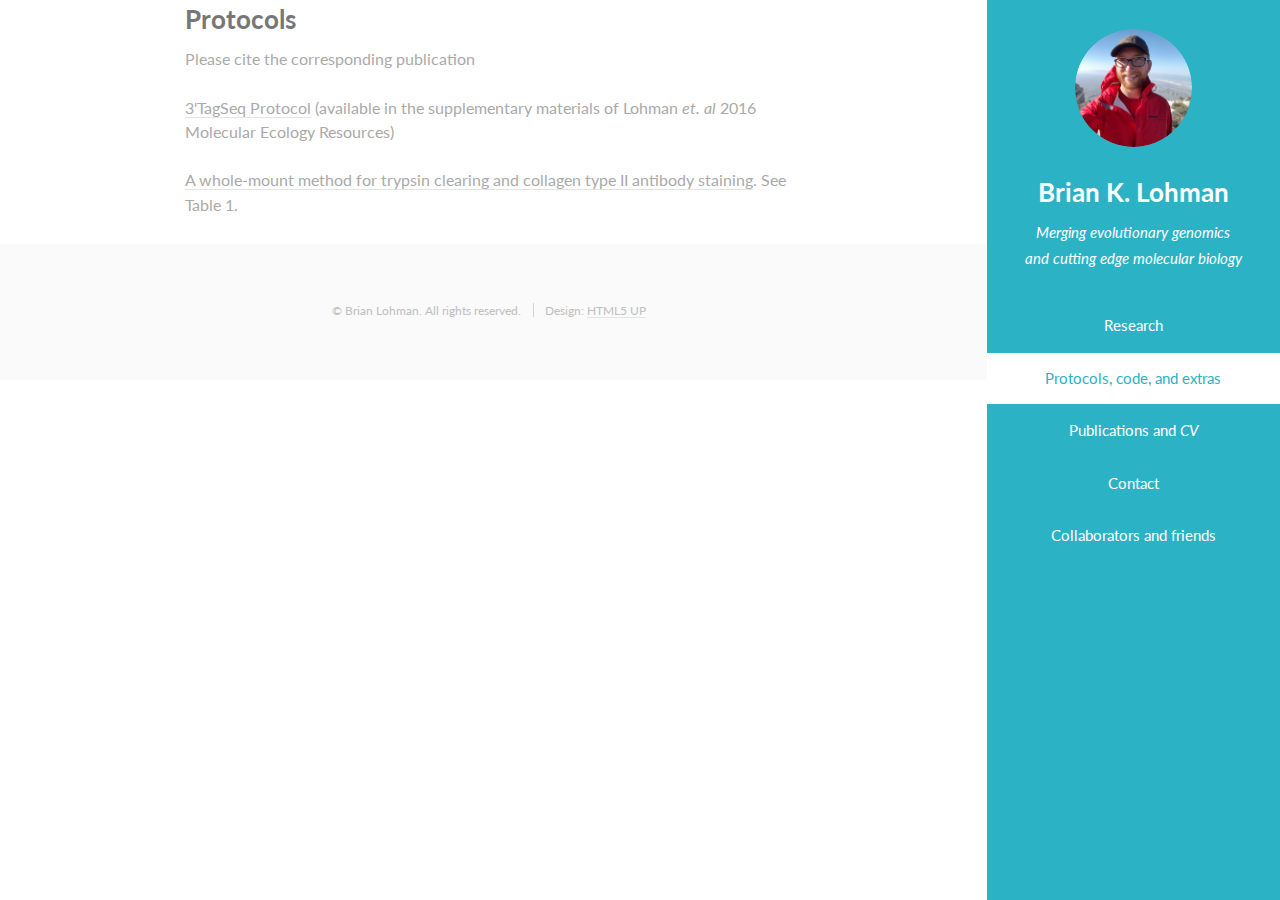
<file: protocols.html>
<!DOCTYPE HTML>
<!--
	Read Only by HTML5 UP
	html5up.net | @ajlkn
	Free for personal and commercial use under the CCA 3.0 license (html5up.net/license)
-->
<html>
	<head>
		<title>Brian K. Lohman</title>
		<meta charset="utf-8" />
		<meta name="viewport" content="width=device-width, initial-scale=1" />
		<!--[if lte IE 8]><script src="assets/js/ie/html5shiv.js"></script><![endif]-->
		<link rel="stylesheet" href="assets/css/main.css" />
		<!--[if lte IE 8]><link rel="stylesheet" href="assets/css/ie8.css" /><![endif]-->
	</head>
	<body>

		<!-- Header -->
			<section id="header">
				<header>
					<span class="image avatar"><img src="images/headshot.jpg" alt="" /></span>
					<h1 id="logo"><a href="index.html">Brian K. Lohman</a></h1>
					<p>Merging evolutionary genomics<br />
					 and cutting edge molecular biology</p>
				</header>
				<nav id="nav">
					<ul>
						<li><a href="index.html#one">Research</a></li>
						<li><a href="index.html#two" class="active">Protocols, code, and extras</a></li>
						<li><a href="index.html#three">Publications and <i>CV</i></a></li>
						<li><a href="index.html#four">Contact</a></li>
						<li><a href="index.html#five">Collaborators and friends</a></li>
					</ul>
				</nav>
			</section>

		<!-- Wrapper -->
			<div id="wrapper">

				<!-- Main -->
					<!--<div id="main">-->

						<!-- One -->
						<section id="two">
							<div class="container">
								<header class="major">
									<h3>Protocols</h3>
									<p>Please cite the corresponding publication<br /><br />
									<a href="http://onlinelibrary.wiley.com/store/10.1111/1755-0998.12529/asset/supinfo/men12529-sup-0001-SupInfo.doc?v=1&s=84b270f7688d9ef9dac2284341843f5ca3c4abc2">3'TagSeq Protocol</a> (available in the supplementary materials of Lohman <i>et. al</i> 2016 Molecular Ecology Resources)<br /><br />
									<a href="Lohman_et_al_2013.pdf">A whole-mount method for trypsin clearing and collagen type II antibody staining</a>. See Table 1.</p>
								</header>
								</div>
							</div>
						</section>


						<!-- Five -->
						<!--
							<section id="five">
								<div class="container">
									<h3>Elements</h3>

									<section>
										<h4>Text</h4>
										<p>This is <b>bold</b> and this is <strong>strong</strong>. This is <i>italic</i> and this is <em>emphasized</em>.
										This is <sup>superscript</sup> text and this is <sub>subscript</sub> text.
										This is <u>underlined</u> and this is code: <code>for (;;) { ... }</code>. Finally, <a href="#">this is a link</a>.</p>
										<hr />
										<header>
											<h4>Heading with a Subtitle</h4>
											<p>Lorem ipsum dolor sit amet nullam id egestas urna aliquam</p>
										</header>
										<p>Nunc lacinia ante nunc ac lobortis. Interdum adipiscing gravida odio porttitor sem non mi integer non faucibus ornare mi ut ante amet placerat aliquet. Volutpat eu sed ante lacinia sapien lorem accumsan varius montes viverra nibh in adipiscing blandit tempus accumsan.</p>
										<header>
											<h5>Heading with a Subtitle</h5>
											<p>Lorem ipsum dolor sit amet nullam id egestas urna aliquam</p>
										</header>
										<p>Nunc lacinia ante nunc ac lobortis. Interdum adipiscing gravida odio porttitor sem non mi integer non faucibus ornare mi ut ante amet placerat aliquet. Volutpat eu sed ante lacinia sapien lorem accumsan varius montes viverra nibh in adipiscing blandit tempus accumsan.</p>
										<hr />
										<h2>Heading Level 2</h2>
										<h3>Heading Level 3</h3>
										<h4>Heading Level 4</h4>
										<h5>Heading Level 5</h5>
										<h6>Heading Level 6</h6>
										<hr />
										<h5>Blockquote</h5>
										<blockquote>Fringilla nisl. Donec accumsan interdum nisi, quis tincidunt felis sagittis eget tempus euismod. Vestibulum ante ipsum primis in faucibus vestibulum. Blandit adipiscing eu felis iaculis volutpat ac adipiscing accumsan faucibus. Vestibulum ante ipsum primis in faucibus lorem ipsum dolor sit amet nullam adipiscing eu felis.</blockquote>
										<h5>Preformatted</h5>
										<pre><code>i = 0;

	while (!deck.isInOrder()) {
	    print 'Iteration ' + i;
	    deck.shuffle();
	    i++;
	}

	print 'It took ' + i + ' iterations to sort the deck.';</code></pre>
									</section>

									<section>
										<h4>Lists</h4>
										<div class="row">
											<div class="6u 12u(xsmall)">
												<h5>Unordered</h5>
												<ul>
													<li>Dolor pulvinar etiam magna etiam.</li>
													<li>Sagittis adipiscing lorem eleifend.</li>
													<li>Felis enim feugiat dolore viverra.</li>
												</ul>
												<h5>Alternate</h5>
												<ul class="alt">
													<li>Dolor pulvinar etiam magna etiam.</li>
													<li>Sagittis adipiscing lorem eleifend.</li>
													<li>Felis enim feugiat dolore viverra.</li>
												</ul>
											</div>
											<div class="6u 12u(xsmall)">
												<h5>Ordered</h5>
												<ol>
													<li>Dolor pulvinar etiam magna etiam.</li>
													<li>Etiam vel felis at lorem sed viverra.</li>
													<li>Felis enim feugiat dolore viverra.</li>
													<li>Dolor pulvinar etiam magna etiam.</li>
													<li>Etiam vel felis at lorem sed viverra.</li>
													<li>Felis enim feugiat dolore viverra.</li>
												</ol>
												<h5>Icons</h5>
												<ul class="icons">
													<li><a href="#" class="icon fa-twitter"><span class="label">Twitter</span></a></li>
													<li><a href="#" class="icon fa-facebook"><span class="label">Facebook</span></a></li>
													<li><a href="#" class="icon fa-instagram"><span class="label">Instagram</span></a></li>
													<li><a href="#" class="icon fa-github"><span class="label">Github</span></a></li>
													<li><a href="#" class="icon fa-dribbble"><span class="label">Dribbble</span></a></li>
													<li><a href="#" class="icon fa-tumblr"><span class="label">Tumblr</span></a></li>
												</ul>
											</div>
										</div>
										<h5>Actions</h5>
										<ul class="actions">
											<li><a href="#" class="button special">Default</a></li>
											<li><a href="#" class="button">Default</a></li>
											<li><a href="#" class="button alt">Default</a></li>
										</ul>
										<ul class="actions small">
											<li><a href="#" class="button special small">Small</a></li>
											<li><a href="#" class="button small">Small</a></li>
											<li><a href="#" class="button alt small">Small</a></li>
										</ul>
										<div class="row">
											<div class="3u 6u(medium) 12u$(xsmall)">
												<ul class="actions vertical">
													<li><a href="#" class="button special">Default</a></li>
													<li><a href="#" class="button">Default</a></li>
													<li><a href="#" class="button alt">Default</a></li>
												</ul>
											</div>
											<div class="3u 6u$(medium) 12u$(xsmall)">
												<ul class="actions vertical small">
													<li><a href="#" class="button special small">Small</a></li>
													<li><a href="#" class="button small">Small</a></li>
													<li><a href="#" class="button alt small">Small</a></li>
												</ul>
											</div>
											<div class="3u 6u(medium) 12u$(xsmall)">
												<ul class="actions vertical">
													<li><a href="#" class="button special fit">Default</a></li>
													<li><a href="#" class="button fit">Default</a></li>
													<li><a href="#" class="button alt fit">Default</a></li>
												</ul>
											</div>
											<div class="3u 6u$(medium) 12u$(xsmall)">
												<ul class="actions vertical small">
													<li><a href="#" class="button special small fit">Small</a></li>
													<li><a href="#" class="button small fit">Small</a></li>
													<li><a href="#" class="button alt small fit">Small</a></li>
												</ul>
											</div>
										</div>
									</section>

									<section>
										<h4>Table</h4>
										<h5>Default</h5>
										<div class="table-wrapper">
											<table>
												<thead>
													<tr>
														<th>Name</th>
														<th>Description</th>
														<th>Price</th>
													</tr>
												</thead>
												<tbody>
													<tr>
														<td>Item One</td>
														<td>Ante turpis integer aliquet porttitor.</td>
														<td>29.99</td>
													</tr>
													<tr>
														<td>Item Two</td>
														<td>Vis ac commodo adipiscing arcu aliquet.</td>
														<td>19.99</td>
													</tr>
													<tr>
														<td>Item Three</td>
														<td> Morbi faucibus arcu accumsan lorem.</td>
														<td>29.99</td>
													</tr>
													<tr>
														<td>Item Four</td>
														<td>Vitae integer tempus condimentum.</td>
														<td>19.99</td>
													</tr>
													<tr>
														<td>Item Five</td>
														<td>Ante turpis integer aliquet porttitor.</td>
														<td>29.99</td>
													</tr>
												</tbody>
												<tfoot>
													<tr>
														<td colspan="2"></td>
														<td>100.00</td>
													</tr>
												</tfoot>
											</table>
										</div>

										<h5>Alternate</h5>
										<div class="table-wrapper">
											<table class="alt">
												<thead>
													<tr>
														<th>Name</th>
														<th>Description</th>
														<th>Price</th>
													</tr>
												</thead>
												<tbody>
													<tr>
														<td>Item One</td>
														<td>Ante turpis integer aliquet porttitor.</td>
														<td>29.99</td>
													</tr>
													<tr>
														<td>Item Two</td>
														<td>Vis ac commodo adipiscing arcu aliquet.</td>
														<td>19.99</td>
													</tr>
													<tr>
														<td>Item Three</td>
														<td> Morbi faucibus arcu accumsan lorem.</td>
														<td>29.99</td>
													</tr>
													<tr>
														<td>Item Four</td>
														<td>Vitae integer tempus condimentum.</td>
														<td>19.99</td>
													</tr>
													<tr>
														<td>Item Five</td>
														<td>Ante turpis integer aliquet porttitor.</td>
														<td>29.99</td>
													</tr>
												</tbody>
												<tfoot>
													<tr>
														<td colspan="2"></td>
														<td>100.00</td>
													</tr>
												</tfoot>
											</table>
										</div>
									</section>

									<section>
										<h4>Buttons</h4>
										<ul class="actions">
											<li><a href="#" class="button special">Special</a></li>
											<li><a href="#" class="button">Default</a></li>
											<li><a href="#" class="button alt">Alternate</a></li>
										</ul>
										<ul class="actions">
											<li><a href="#" class="button special big">Big</a></li>
											<li><a href="#" class="button">Default</a></li>
											<li><a href="#" class="button alt small">Small</a></li>
										</ul>
										<ul class="actions fit">
											<li><a href="#" class="button special fit">Fit</a></li>
											<li><a href="#" class="button fit">Fit</a></li>
											<li><a href="#" class="button alt fit">Fit</a></li>
										</ul>
										<ul class="actions fit small">
											<li><a href="#" class="button special fit small">Fit + Small</a></li>
											<li><a href="#" class="button fit small">Fit + Small</a></li>
											<li><a href="#" class="button alt fit small">Fit + Small</a></li>
										</ul>
										<ul class="actions">
											<li><a href="#" class="button special icon fa-download">Icon</a></li>
											<li><a href="#" class="button icon fa-download">Icon</a></li>
											<li><a href="#" class="button alt icon fa-check">Icon</a></li>
										</ul>
										<ul class="actions">
											<li><span class="button special disabled">Special</span></li>
											<li><span class="button disabled">Default</span></li>
											<li><span class="button alt disabled">Alternate</span></li>
										</ul>
									</section>

									<section>
										<h4>Form</h4>
										<form method="post" action="#">
											<div class="row uniform">
												<div class="6u 12u(xsmall)">
													<input type="text" name="demo-name" id="demo-name" value="" placeholder="Name" />
												</div>
												<div class="6u 12u(xsmall)">
													<input type="email" name="demo-email" id="demo-email" value="" placeholder="Email" />
												</div>
											</div>
											<div class="row uniform">
												<div class="12u">
													<div class="select-wrapper">
														<select name="demo-category" id="demo-category">
															<option value="">- Category -</option>
															<option value="1">Manufacturing</option>
															<option value="1">Shipping</option>
															<option value="1">Administration</option>
															<option value="1">Human Resources</option>
														</select>
													</div>
												</div>
											</div>
											<div class="row uniform">
												<div class="4u 12u(medium)">
													<input type="radio" id="demo-priority-low" name="demo-priority" checked>
													<label for="demo-priority-low">Low Priority</label>
												</div>
												<div class="4u 12u(medium)">
													<input type="radio" id="demo-priority-normal" name="demo-priority">
													<label for="demo-priority-normal">Normal Priority</label>
												</div>
												<div class="4u 12u(medium)">
													<input type="radio" id="demo-priority-high" name="demo-priority">
													<label for="demo-priority-high">High Priority</label>
												</div>
											</div>
											<div class="row uniform">
												<div class="6u 12u(medium)">
													<input type="checkbox" id="demo-copy" name="demo-copy">
													<label for="demo-copy">Email me a copy of this message</label>
												</div>
												<div class="6u 12u(medium)">
													<input type="checkbox" id="demo-human" name="demo-human" checked>
													<label for="demo-human">I am a human and not a robot</label>
												</div>
											</div>
											<div class="row uniform">
												<div class="12u">
													<textarea name="demo-message" id="demo-message" placeholder="Enter your message" rows="6"></textarea>
												</div>
											</div>
											<div class="row uniform">
												<div class="12u">
													<ul class="actions">
														<li><input type="submit" value="Send Message" /></li>
														<li><input type="reset" value="Reset" class="alt" /></li>
													</ul>
												</div>
											</div>
										</form>
									</section>

									<section>
										<h4>Image</h4>
										<h5>Fit</h5>
										<span class="image fit"><img src="images/banner.jpg" alt="" /></span>
										<div class="box alt">
											<div class="row 50% uniform">
												<div class="4u"><span class="image fit"><img src="images/pic01.jpg" alt="" /></span></div>
												<div class="4u"><span class="image fit"><img src="images/pic02.jpg" alt="" /></span></div>
												<div class="4u"><span class="image fit"><img src="images/pic03.jpg" alt="" /></span></div>
											</div>
											<div class="row 50% uniform">
												<div class="4u"><span class="image fit"><img src="images/pic02.jpg" alt="" /></span></div>
												<div class="4u"><span class="image fit"><img src="images/pic03.jpg" alt="" /></span></div>
												<div class="4u"><span class="image fit"><img src="images/pic01.jpg" alt="" /></span></div>
											</div>
											<div class="row 50% uniform">
												<div class="4u"><span class="image fit"><img src="images/pic03.jpg" alt="" /></span></div>
												<div class="4u"><span class="image fit"><img src="images/pic01.jpg" alt="" /></span></div>
												<div class="4u"><span class="image fit"><img src="images/pic02.jpg" alt="" /></span></div>
											</div>
										</div>
										<h5>Left &amp; Right</h5>
										<p><span class="image left"><img src="images/avatar.jpg" alt="" /></span>Fringilla nisl. Donec accumsan interdum nisi, quis tincidunt felis sagittis eget. tempus euismod. Vestibulum ante ipsum primis in faucibus vestibulum. Blandit adipiscing eu felis iaculis volutpat ac adipiscing accumsan eu faucibus. Integer ac pellentesque praesent tincidunt felis sagittis eget. tempus euismod. Vestibulum ante ipsum primis in faucibus vestibulum. Blandit adipiscing eu felis iaculis volutpat ac adipiscing accumsan eu faucibus. Integer ac pellentesque praesent. Donec accumsan interdum nisi, quis tincidunt felis sagittis eget. tempus euismod. Vestibulum ante ipsum primis in faucibus vestibulum. Blandit adipiscing eu felis iaculis volutpat ac adipiscing accumsan eu faucibus. Integer ac pellentesque praesent tincidunt felis sagittis eget. tempus euismod. Vestibulum ante ipsum primis in faucibus vestibulum. Blandit adipiscing eu felis iaculis volutpat ac adipiscing accumsan eu faucibus. Integer ac pellentesque praesent.</p>
										<p><span class="image right"><img src="images/avatar.jpg" alt="" /></span>Fringilla nisl. Donec accumsan interdum nisi, quis tincidunt felis sagittis eget. tempus euismod. Vestibulum ante ipsum primis in faucibus vestibulum. Blandit adipiscing eu felis iaculis volutpat ac adipiscing accumsan eu faucibus. Integer ac pellentesque praesent tincidunt felis sagittis eget. tempus euismod. Vestibulum ante ipsum primis in faucibus vestibulum. Blandit adipiscing eu felis iaculis volutpat ac adipiscing accumsan eu faucibus. Integer ac pellentesque praesent. Donec accumsan interdum nisi, quis tincidunt felis sagittis eget. tempus euismod. Vestibulum ante ipsum primis in faucibus vestibulum. Blandit adipiscing eu felis iaculis volutpat ac adipiscing accumsan eu faucibus. Integer ac pellentesque praesent tincidunt felis sagittis eget. tempus euismod. Vestibulum ante ipsum primis in faucibus vestibulum. Blandit adipiscing eu felis iaculis volutpat ac adipiscing accumsan eu faucibus. Integer ac pellentesque praesent.</p>
									</section>

								</div>
							</section>
						-->

					</div>

				<!-- Footer -->
					<section id="footer">
						<div class="container">
							<ul class="copyright">
								<li>&copy; Brian Lohman. All rights reserved.</li><li>Design: <a href="http://html5up.net">HTML5 UP</a></li>
							</ul>
						</div>
					</section>

			</div>

		<!-- Scripts -->
			<script src="assets/js/jquery.min.js"></script>
			<script src="assets/js/jquery.scrollzer.min.js"></script>
			<script src="assets/js/jquery.scrolly.min.js"></script>
			<script src="assets/js/skel.min.js"></script>
			<script src="assets/js/util.js"></script>
			<!--[if lte IE 8]><script src="assets/js/ie/respond.min.js"></script><![endif]-->
			<script src="assets/js/main.js"></script>

	</body>
</html>
</file>
<file: assets/css/ie8.css>
/*
	Read Only by HTML5 UP
	html5up.net | @ajlkn
	Free for personal and commercial use under the CCA 3.0 license (html5up.net/license)
*/

/* Basic */

	code,
	input[type="text"],
	input[type="password"],
	input[type="email"],
	select,
	textarea,
	.box,
	.image,
	.image img,
	input[type="submit"],
	input[type="reset"],
	input[type="button"],
	.button {
		position: relative;
		-ms-behavior: url("assets/js/ie/PIE.htc");
	}

/* Form */

	input[type="text"],
	input[type="password"],
	input[type="email"],
	select {
		line-height: 2.75em;
	}

	input[type="checkbox"],
	input[type="radio"] {
		-moz-appearance: normal;
		-webkit-appearance: normal;
		-ms-appearance: normal;
		appearance: normal;
	}

		input[type="checkbox"] + label,
		input[type="radio"] + label {
			padding: 0 0 0 1.5em;
		}

			input[type="checkbox"] + label:before,
			input[type="radio"] + label:before {
				display: none;
			}

/* Button */

	input[type="submit"].alt,
	input[type="reset"].alt,
	input[type="button"].alt,
	.button.alt {
		border: solid 2px #e4e4e4;
	}
</file>
<file: assets/css/main.css>
@import url("font-awesome.min.css");
@import url("https://fonts.googleapis.com/css?family=Lato:400,400italic,700,700italic|Source+Code+Pro:400");

/*
	Read Only by HTML5 UP
	html5up.net | @ajlkn
	Free for personal and commercial use under the CCA 3.0 license (html5up.net/license)
*/

/* Reset */

	html, body, div, span, applet, object, iframe, h1, h2, h3, h4, h5, h6, p, blockquote, pre, a, abbr, acronym, address, big, cite, code, del, dfn, em, img, ins, kbd, q, s, samp, small, strike, strong, sub, sup, tt, var, b, u, i, center, dl, dt, dd, ol, ul, li, fieldset, form, label, legend, table, caption, tbody, tfoot, thead, tr, th, td, article, aside, canvas, details, embed, figure, figcaption, footer, header, hgroup, menu, nav, output, ruby, section, summary, time, mark, audio, video {
		margin: 0;
		padding: 0;
		border: 0;
		font-size: 100%;
		font: inherit;
		vertical-align: baseline;
	}

	article, aside, details, figcaption, figure, footer, header, hgroup, menu, nav, section {
		display: block;
	}

	body {
		line-height: 1;
	}

	ol, ul {
		list-style: none;
	}

	blockquote, q {
		quotes: none;
	}

	blockquote:before, blockquote:after, q:before, q:after {
		content: '';
		content: none;
	}

	table {
		border-collapse: collapse;
		border-spacing: 0;
	}

	body {
		-webkit-text-size-adjust: none;
	}

/* Box Model */

	*, *:before, *:after {
		-moz-box-sizing: border-box;
		-webkit-box-sizing: border-box;
		box-sizing: border-box;
	}

/* Containers */

	.container {
		margin-left: auto;
		margin-right: auto;
	}

	.container.\31 25\25 {
		width: 100%;
		max-width: 56.25em;
		min-width: 45em;
	}

	.container.\37 5\25 {
		width: 33.75em;
	}

	.container.\35 0\25 {
		width: 22.5em;
	}

	.container.\32 5\25 {
		width: 11.25em;
	}

	.container {
		width: 45em;
	}

	@media screen and (max-width: 1680px) {

		.container.\31 25\25 {
			width: 100%;
			max-width: 56.25em;
			min-width: 45em;
		}

		.container.\37 5\25 {
			width: 33.75em;
		}

		.container.\35 0\25 {
			width: 22.5em;
		}

		.container.\32 5\25 {
			width: 11.25em;
		}

		.container {
			width: 45em;
		}

	}

	@media screen and (max-width: 1280px) {

		.container.\31 25\25 {
			width: 100%;
			max-width: 52.5em;
			min-width: 42em;
		}

		.container.\37 5\25 {
			width: 31.5em;
		}

		.container.\35 0\25 {
			width: 21em;
		}

		.container.\32 5\25 {
			width: 10.5em;
		}

		.container {
			width: 42em;
		}

	}

	@media screen and (max-width: 1024px) {

		.container.\31 25\25 {
			width: 100%;
			max-width: 106.25%;
			min-width: 85%;
		}

		.container.\37 5\25 {
			width: 63.75%;
		}

		.container.\35 0\25 {
			width: 42.5%;
		}

		.container.\32 5\25 {
			width: 21.25%;
		}

		.container {
			width: 85% !important;
		}

	}

	@media screen and (max-width: 736px) {

		.container.\31 25\25 {
			width: 100%;
			max-width: 112.5%;
			min-width: 90%;
		}

		.container.\37 5\25 {
			width: 67.5%;
		}

		.container.\35 0\25 {
			width: 45%;
		}

		.container.\32 5\25 {
			width: 22.5%;
		}

		.container {
			width: 90% !important;
		}

	}

	@media screen and (max-width: 480px) {

		.container.\31 25\25 {
			width: 100%;
			max-width: 112.5%;
			min-width: 90%;
		}

		.container.\37 5\25 {
			width: 67.5%;
		}

		.container.\35 0\25 {
			width: 45%;
		}

		.container.\32 5\25 {
			width: 22.5%;
		}

		.container {
			width: 90% !important;
		}

	}

/* Grid */

	.row {
		border-bottom: solid 1px transparent;
		-moz-box-sizing: border-box;
		-webkit-box-sizing: border-box;
		box-sizing: border-box;
	}

	.row > * {
		float: left;
		-moz-box-sizing: border-box;
		-webkit-box-sizing: border-box;
		box-sizing: border-box;
	}

	.row:after, .row:before {
		content: '';
		display: block;
		clear: both;
		height: 0;
	}

	.row.uniform > * > :first-child {
		margin-top: 0;
	}

	.row.uniform > * > :last-child {
		margin-bottom: 0;
	}

	.row.\30 \25 > * {
		padding: 0 0 0 0em;
	}

	.row.\30 \25 {
		margin: 0 0 -1px 0em;
	}

	.row.uniform.\30 \25 > * {
		padding: 0em 0 0 0em;
	}

	.row.uniform.\30 \25 {
		margin: 0em 0 -1px 0em;
	}

	.row > * {
		padding: 0 0 0 2em;
	}

	.row {
		margin: 0 0 -1px -2em;
	}

	.row.uniform > * {
		padding: 2em 0 0 2em;
	}

	.row.uniform {
		margin: -2em 0 -1px -2em;
	}

	.row.\32 00\25 > * {
		padding: 0 0 0 4em;
	}

	.row.\32 00\25 {
		margin: 0 0 -1px -4em;
	}

	.row.uniform.\32 00\25 > * {
		padding: 4em 0 0 4em;
	}

	.row.uniform.\32 00\25 {
		margin: -4em 0 -1px -4em;
	}

	.row.\31 50\25 > * {
		padding: 0 0 0 3em;
	}

	.row.\31 50\25 {
		margin: 0 0 -1px -3em;
	}

	.row.uniform.\31 50\25 > * {
		padding: 3em 0 0 3em;
	}

	.row.uniform.\31 50\25 {
		margin: -3em 0 -1px -3em;
	}

	.row.\35 0\25 > * {
		padding: 0 0 0 1em;
	}

	.row.\35 0\25 {
		margin: 0 0 -1px -1em;
	}

	.row.uniform.\35 0\25 > * {
		padding: 1em 0 0 1em;
	}

	.row.uniform.\35 0\25 {
		margin: -1em 0 -1px -1em;
	}

	.row.\32 5\25 > * {
		padding: 0 0 0 0.5em;
	}

	.row.\32 5\25 {
		margin: 0 0 -1px -0.5em;
	}

	.row.uniform.\32 5\25 > * {
		padding: 0.5em 0 0 0.5em;
	}

	.row.uniform.\32 5\25 {
		margin: -0.5em 0 -1px -0.5em;
	}

	.\31 2u, .\31 2u\24 {
		width: 100%;
		clear: none;
		margin-left: 0;
	}

	.\31 1u, .\31 1u\24 {
		width: 91.6666666667%;
		clear: none;
		margin-left: 0;
	}

	.\31 0u, .\31 0u\24 {
		width: 83.3333333333%;
		clear: none;
		margin-left: 0;
	}

	.\39 u, .\39 u\24 {
		width: 75%;
		clear: none;
		margin-left: 0;
	}

	.\38 u, .\38 u\24 {
		width: 66.6666666667%;
		clear: none;
		margin-left: 0;
	}

	.\37 u, .\37 u\24 {
		width: 58.3333333333%;
		clear: none;
		margin-left: 0;
	}

	.\36 u, .\36 u\24 {
		width: 50%;
		clear: none;
		margin-left: 0;
	}

	.\35 u, .\35 u\24 {
		width: 41.6666666667%;
		clear: none;
		margin-left: 0;
	}

	.\34 u, .\34 u\24 {
		width: 33.3333333333%;
		clear: none;
		margin-left: 0;
	}

	.\33 u, .\33 u\24 {
		width: 25%;
		clear: none;
		margin-left: 0;
	}

	.\32 u, .\32 u\24 {
		width: 16.6666666667%;
		clear: none;
		margin-left: 0;
	}

	.\31 u, .\31 u\24 {
		width: 8.3333333333%;
		clear: none;
		margin-left: 0;
	}

	.\31 2u\24 + *,
	.\31 1u\24 + *,
	.\31 0u\24 + *,
	.\39 u\24 + *,
	.\38 u\24 + *,
	.\37 u\24 + *,
	.\36 u\24 + *,
	.\35 u\24 + *,
	.\34 u\24 + *,
	.\33 u\24 + *,
	.\32 u\24 + *,
	.\31 u\24 + * {
		clear: left;
	}

	.\-11u {
		margin-left: 91.66667%;
	}

	.\-10u {
		margin-left: 83.33333%;
	}

	.\-9u {
		margin-left: 75%;
	}

	.\-8u {
		margin-left: 66.66667%;
	}

	.\-7u {
		margin-left: 58.33333%;
	}

	.\-6u {
		margin-left: 50%;
	}

	.\-5u {
		margin-left: 41.66667%;
	}

	.\-4u {
		margin-left: 33.33333%;
	}

	.\-3u {
		margin-left: 25%;
	}

	.\-2u {
		margin-left: 16.66667%;
	}

	.\-1u {
		margin-left: 8.33333%;
	}

	@media screen and (max-width: 1680px) {

		.row > * {
			padding: 0 0 0 2em;
		}

		.row {
			margin: 0 0 -1px -2em;
		}

		.row.uniform > * {
			padding: 2em 0 0 2em;
		}

		.row.uniform {
			margin: -2em 0 -1px -2em;
		}

		.row.\32 00\25 > * {
			padding: 0 0 0 4em;
		}

		.row.\32 00\25 {
			margin: 0 0 -1px -4em;
		}

		.row.uniform.\32 00\25 > * {
			padding: 4em 0 0 4em;
		}

		.row.uniform.\32 00\25 {
			margin: -4em 0 -1px -4em;
		}

		.row.\31 50\25 > * {
			padding: 0 0 0 3em;
		}

		.row.\31 50\25 {
			margin: 0 0 -1px -3em;
		}

		.row.uniform.\31 50\25 > * {
			padding: 3em 0 0 3em;
		}

		.row.uniform.\31 50\25 {
			margin: -3em 0 -1px -3em;
		}

		.row.\35 0\25 > * {
			padding: 0 0 0 1em;
		}

		.row.\35 0\25 {
			margin: 0 0 -1px -1em;
		}

		.row.uniform.\35 0\25 > * {
			padding: 1em 0 0 1em;
		}

		.row.uniform.\35 0\25 {
			margin: -1em 0 -1px -1em;
		}

		.row.\32 5\25 > * {
			padding: 0 0 0 0.5em;
		}

		.row.\32 5\25 {
			margin: 0 0 -1px -0.5em;
		}

		.row.uniform.\32 5\25 > * {
			padding: 0.5em 0 0 0.5em;
		}

		.row.uniform.\32 5\25 {
			margin: -0.5em 0 -1px -0.5em;
		}

		.\31 2u\28xlarge\29, .\31 2u\24\28xlarge\29 {
			width: 100%;
			clear: none;
			margin-left: 0;
		}

		.\31 1u\28xlarge\29, .\31 1u\24\28xlarge\29 {
			width: 91.6666666667%;
			clear: none;
			margin-left: 0;
		}

		.\31 0u\28xlarge\29, .\31 0u\24\28xlarge\29 {
			width: 83.3333333333%;
			clear: none;
			margin-left: 0;
		}

		.\39 u\28xlarge\29, .\39 u\24\28xlarge\29 {
			width: 75%;
			clear: none;
			margin-left: 0;
		}

		.\38 u\28xlarge\29, .\38 u\24\28xlarge\29 {
			width: 66.6666666667%;
			clear: none;
			margin-left: 0;
		}

		.\37 u\28xlarge\29, .\37 u\24\28xlarge\29 {
			width: 58.3333333333%;
			clear: none;
			margin-left: 0;
		}

		.\36 u\28xlarge\29, .\36 u\24\28xlarge\29 {
			width: 50%;
			clear: none;
			margin-left: 0;
		}

		.\35 u\28xlarge\29, .\35 u\24\28xlarge\29 {
			width: 41.6666666667%;
			clear: none;
			margin-left: 0;
		}

		.\34 u\28xlarge\29, .\34 u\24\28xlarge\29 {
			width: 33.3333333333%;
			clear: none;
			margin-left: 0;
		}

		.\33 u\28xlarge\29, .\33 u\24\28xlarge\29 {
			width: 25%;
			clear: none;
			margin-left: 0;
		}

		.\32 u\28xlarge\29, .\32 u\24\28xlarge\29 {
			width: 16.6666666667%;
			clear: none;
			margin-left: 0;
		}

		.\31 u\28xlarge\29, .\31 u\24\28xlarge\29 {
			width: 8.3333333333%;
			clear: none;
			margin-left: 0;
		}

		.\31 2u\24\28xlarge\29 + *,
		.\31 1u\24\28xlarge\29 + *,
		.\31 0u\24\28xlarge\29 + *,
		.\39 u\24\28xlarge\29 + *,
		.\38 u\24\28xlarge\29 + *,
		.\37 u\24\28xlarge\29 + *,
		.\36 u\24\28xlarge\29 + *,
		.\35 u\24\28xlarge\29 + *,
		.\34 u\24\28xlarge\29 + *,
		.\33 u\24\28xlarge\29 + *,
		.\32 u\24\28xlarge\29 + *,
		.\31 u\24\28xlarge\29 + * {
			clear: left;
		}

		.\-11u\28xlarge\29 {
			margin-left: 91.66667%;
		}

		.\-10u\28xlarge\29 {
			margin-left: 83.33333%;
		}

		.\-9u\28xlarge\29 {
			margin-left: 75%;
		}

		.\-8u\28xlarge\29 {
			margin-left: 66.66667%;
		}

		.\-7u\28xlarge\29 {
			margin-left: 58.33333%;
		}

		.\-6u\28xlarge\29 {
			margin-left: 50%;
		}

		.\-5u\28xlarge\29 {
			margin-left: 41.66667%;
		}

		.\-4u\28xlarge\29 {
			margin-left: 33.33333%;
		}

		.\-3u\28xlarge\29 {
			margin-left: 25%;
		}

		.\-2u\28xlarge\29 {
			margin-left: 16.66667%;
		}

		.\-1u\28xlarge\29 {
			margin-left: 8.33333%;
		}

	}

	@media screen and (max-width: 1280px) {

		.row > * {
			padding: 0 0 0 1.5em;
		}

		.row {
			margin: 0 0 -1px -1.5em;
		}

		.row.uniform > * {
			padding: 1.5em 0 0 1.5em;
		}

		.row.uniform {
			margin: -1.5em 0 -1px -1.5em;
		}

		.row.\32 00\25 > * {
			padding: 0 0 0 3em;
		}

		.row.\32 00\25 {
			margin: 0 0 -1px -3em;
		}

		.row.uniform.\32 00\25 > * {
			padding: 3em 0 0 3em;
		}

		.row.uniform.\32 00\25 {
			margin: -3em 0 -1px -3em;
		}

		.row.\31 50\25 > * {
			padding: 0 0 0 2.25em;
		}

		.row.\31 50\25 {
			margin: 0 0 -1px -2.25em;
		}

		.row.uniform.\31 50\25 > * {
			padding: 2.25em 0 0 2.25em;
		}

		.row.uniform.\31 50\25 {
			margin: -2.25em 0 -1px -2.25em;
		}

		.row.\35 0\25 > * {
			padding: 0 0 0 0.75em;
		}

		.row.\35 0\25 {
			margin: 0 0 -1px -0.75em;
		}

		.row.uniform.\35 0\25 > * {
			padding: 0.75em 0 0 0.75em;
		}

		.row.uniform.\35 0\25 {
			margin: -0.75em 0 -1px -0.75em;
		}

		.row.\32 5\25 > * {
			padding: 0 0 0 0.375em;
		}

		.row.\32 5\25 {
			margin: 0 0 -1px -0.375em;
		}

		.row.uniform.\32 5\25 > * {
			padding: 0.375em 0 0 0.375em;
		}

		.row.uniform.\32 5\25 {
			margin: -0.375em 0 -1px -0.375em;
		}

		.\31 2u\28large\29, .\31 2u\24\28large\29 {
			width: 100%;
			clear: none;
			margin-left: 0;
		}

		.\31 1u\28large\29, .\31 1u\24\28large\29 {
			width: 91.6666666667%;
			clear: none;
			margin-left: 0;
		}

		.\31 0u\28large\29, .\31 0u\24\28large\29 {
			width: 83.3333333333%;
			clear: none;
			margin-left: 0;
		}

		.\39 u\28large\29, .\39 u\24\28large\29 {
			width: 75%;
			clear: none;
			margin-left: 0;
		}

		.\38 u\28large\29, .\38 u\24\28large\29 {
			width: 66.6666666667%;
			clear: none;
			margin-left: 0;
		}

		.\37 u\28large\29, .\37 u\24\28large\29 {
			width: 58.3333333333%;
			clear: none;
			margin-left: 0;
		}

		.\36 u\28large\29, .\36 u\24\28large\29 {
			width: 50%;
			clear: none;
			margin-left: 0;
		}

		.\35 u\28large\29, .\35 u\24\28large\29 {
			width: 41.6666666667%;
			clear: none;
			margin-left: 0;
		}

		.\34 u\28large\29, .\34 u\24\28large\29 {
			width: 33.3333333333%;
			clear: none;
			margin-left: 0;
		}

		.\33 u\28large\29, .\33 u\24\28large\29 {
			width: 25%;
			clear: none;
			margin-left: 0;
		}

		.\32 u\28large\29, .\32 u\24\28large\29 {
			width: 16.6666666667%;
			clear: none;
			margin-left: 0;
		}

		.\31 u\28large\29, .\31 u\24\28large\29 {
			width: 8.3333333333%;
			clear: none;
			margin-left: 0;
		}

		.\31 2u\24\28large\29 + *,
		.\31 1u\24\28large\29 + *,
		.\31 0u\24\28large\29 + *,
		.\39 u\24\28large\29 + *,
		.\38 u\24\28large\29 + *,
		.\37 u\24\28large\29 + *,
		.\36 u\24\28large\29 + *,
		.\35 u\24\28large\29 + *,
		.\34 u\24\28large\29 + *,
		.\33 u\24\28large\29 + *,
		.\32 u\24\28large\29 + *,
		.\31 u\24\28large\29 + * {
			clear: left;
		}

		.\-11u\28large\29 {
			margin-left: 91.66667%;
		}

		.\-10u\28large\29 {
			margin-left: 83.33333%;
		}

		.\-9u\28large\29 {
			margin-left: 75%;
		}

		.\-8u\28large\29 {
			margin-left: 66.66667%;
		}

		.\-7u\28large\29 {
			margin-left: 58.33333%;
		}

		.\-6u\28large\29 {
			margin-left: 50%;
		}

		.\-5u\28large\29 {
			margin-left: 41.66667%;
		}

		.\-4u\28large\29 {
			margin-left: 33.33333%;
		}

		.\-3u\28large\29 {
			margin-left: 25%;
		}

		.\-2u\28large\29 {
			margin-left: 16.66667%;
		}

		.\-1u\28large\29 {
			margin-left: 8.33333%;
		}

	}

	@media screen and (max-width: 1024px) {

		.row > * {
			padding: 0 0 0 1.5em;
		}

		.row {
			margin: 0 0 -1px -1.5em;
		}

		.row.uniform > * {
			padding: 1.5em 0 0 1.5em;
		}

		.row.uniform {
			margin: -1.5em 0 -1px -1.5em;
		}

		.row.\32 00\25 > * {
			padding: 0 0 0 3em;
		}

		.row.\32 00\25 {
			margin: 0 0 -1px -3em;
		}

		.row.uniform.\32 00\25 > * {
			padding: 3em 0 0 3em;
		}

		.row.uniform.\32 00\25 {
			margin: -3em 0 -1px -3em;
		}

		.row.\31 50\25 > * {
			padding: 0 0 0 2.25em;
		}

		.row.\31 50\25 {
			margin: 0 0 -1px -2.25em;
		}

		.row.uniform.\31 50\25 > * {
			padding: 2.25em 0 0 2.25em;
		}

		.row.uniform.\31 50\25 {
			margin: -2.25em 0 -1px -2.25em;
		}

		.row.\35 0\25 > * {
			padding: 0 0 0 0.75em;
		}

		.row.\35 0\25 {
			margin: 0 0 -1px -0.75em;
		}

		.row.uniform.\35 0\25 > * {
			padding: 0.75em 0 0 0.75em;
		}

		.row.uniform.\35 0\25 {
			margin: -0.75em 0 -1px -0.75em;
		}

		.row.\32 5\25 > * {
			padding: 0 0 0 0.375em;
		}

		.row.\32 5\25 {
			margin: 0 0 -1px -0.375em;
		}

		.row.uniform.\32 5\25 > * {
			padding: 0.375em 0 0 0.375em;
		}

		.row.uniform.\32 5\25 {
			margin: -0.375em 0 -1px -0.375em;
		}

		.\31 2u\28medium\29, .\31 2u\24\28medium\29 {
			width: 100%;
			clear: none;
			margin-left: 0;
		}

		.\31 1u\28medium\29, .\31 1u\24\28medium\29 {
			width: 91.6666666667%;
			clear: none;
			margin-left: 0;
		}

		.\31 0u\28medium\29, .\31 0u\24\28medium\29 {
			width: 83.3333333333%;
			clear: none;
			margin-left: 0;
		}

		.\39 u\28medium\29, .\39 u\24\28medium\29 {
			width: 75%;
			clear: none;
			margin-left: 0;
		}

		.\38 u\28medium\29, .\38 u\24\28medium\29 {
			width: 66.6666666667%;
			clear: none;
			margin-left: 0;
		}

		.\37 u\28medium\29, .\37 u\24\28medium\29 {
			width: 58.3333333333%;
			clear: none;
			margin-left: 0;
		}

		.\36 u\28medium\29, .\36 u\24\28medium\29 {
			width: 50%;
			clear: none;
			margin-left: 0;
		}

		.\35 u\28medium\29, .\35 u\24\28medium\29 {
			width: 41.6666666667%;
			clear: none;
			margin-left: 0;
		}

		.\34 u\28medium\29, .\34 u\24\28medium\29 {
			width: 33.3333333333%;
			clear: none;
			margin-left: 0;
		}

		.\33 u\28medium\29, .\33 u\24\28medium\29 {
			width: 25%;
			clear: none;
			margin-left: 0;
		}

		.\32 u\28medium\29, .\32 u\24\28medium\29 {
			width: 16.6666666667%;
			clear: none;
			margin-left: 0;
		}

		.\31 u\28medium\29, .\31 u\24\28medium\29 {
			width: 8.3333333333%;
			clear: none;
			margin-left: 0;
		}

		.\31 2u\24\28medium\29 + *,
		.\31 1u\24\28medium\29 + *,
		.\31 0u\24\28medium\29 + *,
		.\39 u\24\28medium\29 + *,
		.\38 u\24\28medium\29 + *,
		.\37 u\24\28medium\29 + *,
		.\36 u\24\28medium\29 + *,
		.\35 u\24\28medium\29 + *,
		.\34 u\24\28medium\29 + *,
		.\33 u\24\28medium\29 + *,
		.\32 u\24\28medium\29 + *,
		.\31 u\24\28medium\29 + * {
			clear: left;
		}

		.\-11u\28medium\29 {
			margin-left: 91.66667%;
		}

		.\-10u\28medium\29 {
			margin-left: 83.33333%;
		}

		.\-9u\28medium\29 {
			margin-left: 75%;
		}

		.\-8u\28medium\29 {
			margin-left: 66.66667%;
		}

		.\-7u\28medium\29 {
			margin-left: 58.33333%;
		}

		.\-6u\28medium\29 {
			margin-left: 50%;
		}

		.\-5u\28medium\29 {
			margin-left: 41.66667%;
		}

		.\-4u\28medium\29 {
			margin-left: 33.33333%;
		}

		.\-3u\28medium\29 {
			margin-left: 25%;
		}

		.\-2u\28medium\29 {
			margin-left: 16.66667%;
		}

		.\-1u\28medium\29 {
			margin-left: 8.33333%;
		}

	}

	@media screen and (max-width: 736px) {

		.row > * {
			padding: 0 0 0 1.25em;
		}

		.row {
			margin: 0 0 -1px -1.25em;
		}

		.row.uniform > * {
			padding: 1.25em 0 0 1.25em;
		}

		.row.uniform {
			margin: -1.25em 0 -1px -1.25em;
		}

		.row.\32 00\25 > * {
			padding: 0 0 0 2.5em;
		}

		.row.\32 00\25 {
			margin: 0 0 -1px -2.5em;
		}

		.row.uniform.\32 00\25 > * {
			padding: 2.5em 0 0 2.5em;
		}

		.row.uniform.\32 00\25 {
			margin: -2.5em 0 -1px -2.5em;
		}

		.row.\31 50\25 > * {
			padding: 0 0 0 1.875em;
		}

		.row.\31 50\25 {
			margin: 0 0 -1px -1.875em;
		}

		.row.uniform.\31 50\25 > * {
			padding: 1.875em 0 0 1.875em;
		}

		.row.uniform.\31 50\25 {
			margin: -1.875em 0 -1px -1.875em;
		}

		.row.\35 0\25 > * {
			padding: 0 0 0 0.625em;
		}

		.row.\35 0\25 {
			margin: 0 0 -1px -0.625em;
		}

		.row.uniform.\35 0\25 > * {
			padding: 0.625em 0 0 0.625em;
		}

		.row.uniform.\35 0\25 {
			margin: -0.625em 0 -1px -0.625em;
		}

		.row.\32 5\25 > * {
			padding: 0 0 0 0.3125em;
		}

		.row.\32 5\25 {
			margin: 0 0 -1px -0.3125em;
		}

		.row.uniform.\32 5\25 > * {
			padding: 0.3125em 0 0 0.3125em;
		}

		.row.uniform.\32 5\25 {
			margin: -0.3125em 0 -1px -0.3125em;
		}

		.\31 2u\28small\29, .\31 2u\24\28small\29 {
			width: 100%;
			clear: none;
			margin-left: 0;
		}

		.\31 1u\28small\29, .\31 1u\24\28small\29 {
			width: 91.6666666667%;
			clear: none;
			margin-left: 0;
		}

		.\31 0u\28small\29, .\31 0u\24\28small\29 {
			width: 83.3333333333%;
			clear: none;
			margin-left: 0;
		}

		.\39 u\28small\29, .\39 u\24\28small\29 {
			width: 75%;
			clear: none;
			margin-left: 0;
		}

		.\38 u\28small\29, .\38 u\24\28small\29 {
			width: 66.6666666667%;
			clear: none;
			margin-left: 0;
		}

		.\37 u\28small\29, .\37 u\24\28small\29 {
			width: 58.3333333333%;
			clear: none;
			margin-left: 0;
		}

		.\36 u\28small\29, .\36 u\24\28small\29 {
			width: 50%;
			clear: none;
			margin-left: 0;
		}

		.\35 u\28small\29, .\35 u\24\28small\29 {
			width: 41.6666666667%;
			clear: none;
			margin-left: 0;
		}

		.\34 u\28small\29, .\34 u\24\28small\29 {
			width: 33.3333333333%;
			clear: none;
			margin-left: 0;
		}

		.\33 u\28small\29, .\33 u\24\28small\29 {
			width: 25%;
			clear: none;
			margin-left: 0;
		}

		.\32 u\28small\29, .\32 u\24\28small\29 {
			width: 16.6666666667%;
			clear: none;
			margin-left: 0;
		}

		.\31 u\28small\29, .\31 u\24\28small\29 {
			width: 8.3333333333%;
			clear: none;
			margin-left: 0;
		}

		.\31 2u\24\28small\29 + *,
		.\31 1u\24\28small\29 + *,
		.\31 0u\24\28small\29 + *,
		.\39 u\24\28small\29 + *,
		.\38 u\24\28small\29 + *,
		.\37 u\24\28small\29 + *,
		.\36 u\24\28small\29 + *,
		.\35 u\24\28small\29 + *,
		.\34 u\24\28small\29 + *,
		.\33 u\24\28small\29 + *,
		.\32 u\24\28small\29 + *,
		.\31 u\24\28small\29 + * {
			clear: left;
		}

		.\-11u\28small\29 {
			margin-left: 91.66667%;
		}

		.\-10u\28small\29 {
			margin-left: 83.33333%;
		}

		.\-9u\28small\29 {
			margin-left: 75%;
		}

		.\-8u\28small\29 {
			margin-left: 66.66667%;
		}

		.\-7u\28small\29 {
			margin-left: 58.33333%;
		}

		.\-6u\28small\29 {
			margin-left: 50%;
		}

		.\-5u\28small\29 {
			margin-left: 41.66667%;
		}

		.\-4u\28small\29 {
			margin-left: 33.33333%;
		}

		.\-3u\28small\29 {
			margin-left: 25%;
		}

		.\-2u\28small\29 {
			margin-left: 16.66667%;
		}

		.\-1u\28small\29 {
			margin-left: 8.33333%;
		}

	}

	@media screen and (max-width: 480px) {

		.row > * {
			padding: 0 0 0 1.25em;
		}

		.row {
			margin: 0 0 -1px -1.25em;
		}

		.row.uniform > * {
			padding: 1.25em 0 0 1.25em;
		}

		.row.uniform {
			margin: -1.25em 0 -1px -1.25em;
		}

		.row.\32 00\25 > * {
			padding: 0 0 0 2.5em;
		}

		.row.\32 00\25 {
			margin: 0 0 -1px -2.5em;
		}

		.row.uniform.\32 00\25 > * {
			padding: 2.5em 0 0 2.5em;
		}

		.row.uniform.\32 00\25 {
			margin: -2.5em 0 -1px -2.5em;
		}

		.row.\31 50\25 > * {
			padding: 0 0 0 1.875em;
		}

		.row.\31 50\25 {
			margin: 0 0 -1px -1.875em;
		}

		.row.uniform.\31 50\25 > * {
			padding: 1.875em 0 0 1.875em;
		}

		.row.uniform.\31 50\25 {
			margin: -1.875em 0 -1px -1.875em;
		}

		.row.\35 0\25 > * {
			padding: 0 0 0 0.625em;
		}

		.row.\35 0\25 {
			margin: 0 0 -1px -0.625em;
		}

		.row.uniform.\35 0\25 > * {
			padding: 0.625em 0 0 0.625em;
		}

		.row.uniform.\35 0\25 {
			margin: -0.625em 0 -1px -0.625em;
		}

		.row.\32 5\25 > * {
			padding: 0 0 0 0.3125em;
		}

		.row.\32 5\25 {
			margin: 0 0 -1px -0.3125em;
		}

		.row.uniform.\32 5\25 > * {
			padding: 0.3125em 0 0 0.3125em;
		}

		.row.uniform.\32 5\25 {
			margin: -0.3125em 0 -1px -0.3125em;
		}

		.\31 2u\28xsmall\29, .\31 2u\24\28xsmall\29 {
			width: 100%;
			clear: none;
			margin-left: 0;
		}

		.\31 1u\28xsmall\29, .\31 1u\24\28xsmall\29 {
			width: 91.6666666667%;
			clear: none;
			margin-left: 0;
		}

		.\31 0u\28xsmall\29, .\31 0u\24\28xsmall\29 {
			width: 83.3333333333%;
			clear: none;
			margin-left: 0;
		}

		.\39 u\28xsmall\29, .\39 u\24\28xsmall\29 {
			width: 75%;
			clear: none;
			margin-left: 0;
		}

		.\38 u\28xsmall\29, .\38 u\24\28xsmall\29 {
			width: 66.6666666667%;
			clear: none;
			margin-left: 0;
		}

		.\37 u\28xsmall\29, .\37 u\24\28xsmall\29 {
			width: 58.3333333333%;
			clear: none;
			margin-left: 0;
		}

		.\36 u\28xsmall\29, .\36 u\24\28xsmall\29 {
			width: 50%;
			clear: none;
			margin-left: 0;
		}

		.\35 u\28xsmall\29, .\35 u\24\28xsmall\29 {
			width: 41.6666666667%;
			clear: none;
			margin-left: 0;
		}

		.\34 u\28xsmall\29, .\34 u\24\28xsmall\29 {
			width: 33.3333333333%;
			clear: none;
			margin-left: 0;
		}

		.\33 u\28xsmall\29, .\33 u\24\28xsmall\29 {
			width: 25%;
			clear: none;
			margin-left: 0;
		}

		.\32 u\28xsmall\29, .\32 u\24\28xsmall\29 {
			width: 16.6666666667%;
			clear: none;
			margin-left: 0;
		}

		.\31 u\28xsmall\29, .\31 u\24\28xsmall\29 {
			width: 8.3333333333%;
			clear: none;
			margin-left: 0;
		}

		.\31 2u\24\28xsmall\29 + *,
		.\31 1u\24\28xsmall\29 + *,
		.\31 0u\24\28xsmall\29 + *,
		.\39 u\24\28xsmall\29 + *,
		.\38 u\24\28xsmall\29 + *,
		.\37 u\24\28xsmall\29 + *,
		.\36 u\24\28xsmall\29 + *,
		.\35 u\24\28xsmall\29 + *,
		.\34 u\24\28xsmall\29 + *,
		.\33 u\24\28xsmall\29 + *,
		.\32 u\24\28xsmall\29 + *,
		.\31 u\24\28xsmall\29 + * {
			clear: left;
		}

		.\-11u\28xsmall\29 {
			margin-left: 91.66667%;
		}

		.\-10u\28xsmall\29 {
			margin-left: 83.33333%;
		}

		.\-9u\28xsmall\29 {
			margin-left: 75%;
		}

		.\-8u\28xsmall\29 {
			margin-left: 66.66667%;
		}

		.\-7u\28xsmall\29 {
			margin-left: 58.33333%;
		}

		.\-6u\28xsmall\29 {
			margin-left: 50%;
		}

		.\-5u\28xsmall\29 {
			margin-left: 41.66667%;
		}

		.\-4u\28xsmall\29 {
			margin-left: 33.33333%;
		}

		.\-3u\28xsmall\29 {
			margin-left: 25%;
		}

		.\-2u\28xsmall\29 {
			margin-left: 16.66667%;
		}

		.\-1u\28xsmall\29 {
			margin-left: 8.33333%;
		}

	}

/* Basic */

	body {
		background: #fff;
	}

	body, input, select, textarea {
		color: #888;
		font-family: "Lato", sans-serif;
		font-size: 16pt;
		font-weight: 400;
		line-height: 1.75em;
	}

	a {
		-moz-transition: color 0.2s ease-in-out, border-color 0.2s ease-in-out;
		-webkit-transition: color 0.2s ease-in-out, border-color 0.2s ease-in-out;
		-ms-transition: color 0.2s ease-in-out, border-color 0.2s ease-in-out;
		transition: color 0.2s ease-in-out, border-color 0.2s ease-in-out;
		border-bottom: solid 1px #e4e4e4;
		color: inherit;
		text-decoration: none;
	}

		a:hover {
			border-bottom-color: transparent;
			color: #2cb2c5 !important;
		}

	strong, b {
		color: #777;
		font-weight: 700;
	}

	em, i {
		font-style: italic;
	}

	p {
		margin: 0 0 2.25em 0;
	}

	h1, h2, h3, h4, h5, h6 {
		color: #777;
		font-weight: 700;
		line-height: 1em;
		margin: 0 0 0.5625em 0;
	}

		h1 a, h2 a, h3 a, h4 a, h5 a, h6 a {
			border: 0;
			color: inherit;
			text-decoration: none;
		}

	h2 {
		font-size: 2em;
		line-height: 1.5em;
	}

	h3 {
		font-size: 1.75em;
		line-height: 1.5em;
	}

	h4 {
		font-size: 1.25em;
		line-height: 1.5em;
	}

	h5 {
		font-size: 0.9em;
		line-height: 1.5em;
	}

	h6 {
		font-size: 0.7em;
		line-height: 1.5em;
	}

	sub {
		font-size: 0.8em;
		position: relative;
		top: 0.5em;
	}

	sup {
		font-size: 0.8em;
		position: relative;
		top: -0.5em;
	}

	hr {
		border: 0;
		border-bottom: solid 2px #f4f4f4;
		margin: 2.25em 0;
	}

		hr.major {
			margin: 3.375em 0;
		}

	blockquote {
		border-left: solid 8px #e4e4e4;
		font-style: italic;
		margin: 0 0 2.25em 0;
		padding: 0.5em 0 0.5em 2em;
	}

	code {
		background: #555;
		border-radius: 5px;
		color: #fff;
		font-family: "Source Code Pro", monospace;
		font-size: 0.9em;
		margin: 0 0.25em;
		padding: 0.25em 0.65em;
	}

	pre {
		font-family: "Source Code Pro", monospace;
		font-size: 0.9em;
		margin: 0 0 2.25em 0;
	}

		pre code {
			-webkit-overflow-scrolling: touch;
			display: block;
			line-height: 1.5em;
			overflow-x: auto;
			padding: 1em 1.5em;
		}

	.align-left {
		text-align: left;
	}

	.align-center {
		text-align: center;
	}

	.align-right {
		text-align: right;
	}

/* Section/Article */

	section.special, article.special {
		text-align: center;
	}

	header p {
		color: #aaa;
		position: relative;
		margin: 0 0 1.6875em 0;
	}

	header h2 + p {
		font-size: 1.25em;
		margin-top: -0.5em;
		line-height: 1.5em;
	}

	header h3 + p {
		font-size: 1.1em;
		margin-top: -0.35em;
		line-height: 1.5em;
	}

	header h4 + p,
	header h5 + p,
	header h6 + p {
		font-size: 0.9em;
		margin-top: -0.25em;
		line-height: 1.5em;
	}

	header.major h2 {
		color: #2cb2c5;
		font-size: 3.5em;
	}

		header.major h2 + p {
			color: #777;
			font-size: 1.75em;
			font-weight: 700;
			margin-top: -0.75em;
		}

/* Form */

	form {
		margin: 0 0 2.25em 0;
	}

	label {
		color: #777;
		display: block;
		font-size: 0.9em;
		font-weight: 700;
		margin: 0 0 1.125em 0;
	}

	input::-moz-focus-inner {
		border: 0;
		padding: 0;
	}

	input[type="text"],
	input[type="password"],
	input[type="email"],
	select,
	textarea {
		-moz-appearance: none;
		-webkit-appearance: none;
		-ms-appearance: none;
		appearance: none;
		border-radius: 5px;
		border: none;
		border: solid 2px #e4e4e4;
		color: inherit;
		display: block;
		outline: 0;
		padding: 0 1em;
		text-decoration: none;
		width: 100%;
	}

		input[type="text"]:invalid,
		input[type="password"]:invalid,
		input[type="email"]:invalid,
		select:invalid,
		textarea:invalid {
			box-shadow: none;
		}

		input[type="text"]:focus,
		input[type="password"]:focus,
		input[type="email"]:focus,
		select:focus,
		textarea:focus {
			border-color: #2cb2c5;
		}

	.select-wrapper {
		text-decoration: none;
		display: block;
		position: relative;
	}

		.select-wrapper:before {
			-moz-osx-font-smoothing: grayscale;
			-webkit-font-smoothing: antialiased;
			font-family: FontAwesome;
			font-style: normal;
			font-weight: normal;
			text-transform: none !important;
		}

		.select-wrapper:before {
			color: #e4e4e4;
			content: '\f078';
			display: block;
			height: 2.75em;
			line-height: 2.75em;
			pointer-events: none;
			position: absolute;
			right: 0;
			text-align: center;
			top: 0;
			width: 2.75em;
		}

		.select-wrapper select::-ms-expand {
			display: none;
		}

	input[type="text"],
	input[type="password"],
	input[type="email"],
	select {
		height: 2.75em;
	}

	textarea {
		padding: 0.75em 1em;
	}

	input[type="checkbox"],
	input[type="radio"] {
		-moz-appearance: none;
		-webkit-appearance: none;
		-ms-appearance: none;
		appearance: none;
		display: block;
		float: left;
		margin-right: -2em;
		opacity: 0;
		width: 1em;
		z-index: -1;
	}

		input[type="checkbox"] + label,
		input[type="radio"] + label {
			text-decoration: none;
			color: #888;
			cursor: pointer;
			display: inline-block;
			font-size: 1em;
			font-weight: 400;
			padding-left: 2.4em;
			padding-right: 0.75em;
			position: relative;
		}

			input[type="checkbox"] + label:before,
			input[type="radio"] + label:before {
				-moz-osx-font-smoothing: grayscale;
				-webkit-font-smoothing: antialiased;
				font-family: FontAwesome;
				font-style: normal;
				font-weight: normal;
				text-transform: none !important;
			}

			input[type="checkbox"] + label:before,
			input[type="radio"] + label:before {
				background: #fafafa;
				border-radius: 5px;
				border: solid 2px #e4e4e4;
				content: '';
				display: inline-block;
				height: 1.65em;
				left: 0;
				line-height: 1.58125em;
				position: absolute;
				text-align: center;
				top: 0;
				width: 1.65em;
			}

		input[type="checkbox"]:checked + label:before,
		input[type="radio"]:checked + label:before {
			background: #989898;
			border-color: #989898;
			color: #ffffff;
			content: '\f00c';
		}

		input[type="checkbox"]:focus + label:before,
		input[type="radio"]:focus + label:before {
			border-color: #2cb2c5;
		}

	input[type="checkbox"] + label:before {
		border-radius: 5px;
	}

	input[type="radio"] + label:before {
		border-radius: 100%;
	}

	::-webkit-input-placeholder {
		color: #aaa !important;
		font-style: italic;
		opacity: 1.0;
	}

	:-moz-placeholder {
		color: #aaa !important;
		font-style: italic;
		opacity: 1.0;
	}

	::-moz-placeholder {
		color: #aaa !important;
		font-style: italic;
		opacity: 1.0;
	}

	:-ms-input-placeholder {
		color: #aaa !important;
		font-style: italic;
		opacity: 1.0;
	}

	.formerize-placeholder {
		color: #aaa !important;
		font-style: italic;
		opacity: 1.0;
	}

/* Box */

	.box {
		border-radius: 5px;
		border: solid 2px #e4e4e4;
		margin-bottom: 2.25em;
		padding: 1.5em;
	}

		.box > :last-child,
		.box > :last-child > :last-child,
		.box > :last-child > :last-child > :last-child {
			margin-bottom: 0;
		}

		.box.alt {
			border: 0;
			border-radius: 0;
			padding: 0;
		}

/* Icon */

	.icon {
		text-decoration: none;
		border-bottom: none;
		position: relative;
	}

		.icon:before {
			-moz-osx-font-smoothing: grayscale;
			-webkit-font-smoothing: antialiased;
			font-family: FontAwesome;
			font-style: normal;
			font-weight: normal;
			text-transform: none !important;
		}

		.icon > .label {
			display: none;
		}

/* Image */

	.image {
		border-radius: 5px;
		border: 0;
		display: inline-block;
		position: relative;
	}

		.image img {
			border-radius: 5px;
			display: block;
		}

		.image.left {
			float: left;
			margin: 0 2.5em 2em 0;
			top: 0.25em;
		}

		.image.right {
			float: right;
			margin: 0 0 2em 2.5em;
			top: 0.25em;
		}

		.image.fit {
			display: block;
			margin: 0 0 2.25em 0;
			width: 100%;
		}

			.image.fit img {
				display: block;
				width: 100%;
			}

		.image.avatar {
			border-radius: 100%;
			overflow: hidden;
		}

			.image.avatar img {
				border-radius: 100%;
				display: block;
				width: 100%;
			}

/* List */

	ol {
		list-style: decimal;
		margin: 0 0 2.25em 0;
		padding-left: 1.25em;
	}

		ol li {
			padding-left: 0.25em;
		}

	ul {
		list-style: disc;
		margin: 0 0 2.25em 0;
		padding-left: 1em;
	}

		ul li {
			padding-left: 0.5em;
		}

		ul.alt {
			list-style: none;
			padding-left: 0;
		}

			ul.alt li {
				border-top: solid 2px #f4f4f4;
				padding: 0.5em 0;
			}

				ul.alt li:first-child {
					border-top: 0;
					padding-top: 0;
				}

		ul.feature-icons {
			list-style: none;
			padding-left: 0;
		}

			ul.feature-icons li {
				text-decoration: none;
				display: inline-block;
				margin: 0 0 1.6875em 0;
				padding: 0.35em 0 0 3.5em;
				position: relative;
				vertical-align: top;
				width: 48%;
			}

				ul.feature-icons li:before {
					-moz-osx-font-smoothing: grayscale;
					-webkit-font-smoothing: antialiased;
					font-family: FontAwesome;
					font-style: normal;
					font-weight: normal;
					text-transform: none !important;
				}

				ul.feature-icons li:before {
					background: #2cb2c5;
					border-radius: 100%;
					color: #ffffff;
					display: block;
					height: 2.5em;
					left: 0;
					line-height: 2.5em;
					position: absolute;
					text-align: center;
					top: 0;
					width: 2.5em;
				}

		ul.icons {
			cursor: default;
			list-style: none;
			padding-left: 0;
		}

			ul.icons li {
				display: inline-block;
				padding: 0 1em 0 0;
			}

				ul.icons li:last-child {
					padding-right: 0 !important;
				}

				ul.icons li .icon:before {
					font-size: 1.25em;
				}

		ul.actions {
			cursor: default;
			list-style: none;
			padding-left: 0;
		}

			ul.actions li {
				display: inline-block;
				padding: 0 1.125em 0 0;
				vertical-align: middle;
			}

				ul.actions li:last-child {
					padding-right: 0;
				}

			ul.actions.small li {
				padding: 0 0.5625em 0 0;
			}

			ul.actions.vertical li {
				display: block;
				padding: 1.125em 0 0 0;
			}

				ul.actions.vertical li:first-child {
					padding-top: 0;
				}

				ul.actions.vertical li > * {
					margin-bottom: 0;
				}

			ul.actions.vertical.small li {
				padding: 0.5625em 0 0 0;
			}

				ul.actions.vertical.small li:first-child {
					padding-top: 0;
				}

			ul.actions.fit {
				display: table;
				margin-left: -1.125em;
				padding: 0;
				table-layout: fixed;
				width: calc(100% + 1.125em);
			}

				ul.actions.fit li {
					display: table-cell;
					padding: 0 0 0 1.125em;
				}

					ul.actions.fit li > * {
						margin-bottom: 0;
					}

				ul.actions.fit.small {
					margin-left: -0.5625em;
					width: calc(100% + 0.5625em);
				}

					ul.actions.fit.small li {
						padding: 0 0 0 0.5625em;
					}

	dl {
		margin: 0 0 2.25em 0;
	}

/* Table */

	.table-wrapper {
		-webkit-overflow-scrolling: touch;
		overflow-x: auto;
	}

	table {
		margin: 0 0 2.25em 0;
		width: 100%;
	}

		table tbody tr {
			border: solid 2px #f4f4f4;
			border-left: 0;
			border-right: 0;
		}

			table tbody tr:nth-child(2n + 1) {
				background-color: #fafafa;
			}

		table td {
			padding: 0.75em 0.75em;
		}

		table th {
			color: #777;
			font-size: 0.9em;
			font-weight: 700;
			padding: 0 0.75em 0.75em 0.75em;
			text-align: left;
		}

		table thead {
			border-bottom: solid 4px #e4e4e4;
		}

		table tfoot {
			border-top: solid 4px #e4e4e4;
		}

		table.alt {
			border-collapse: separate;
		}

			table.alt tbody tr td {
				border: solid 2px #e4e4e4;
				border-left-width: 0;
				border-top-width: 0;
			}

				table.alt tbody tr td:first-child {
					border-left-width: 2px;
				}

			table.alt tbody tr:first-child td {
				border-top-width: 2px;
			}

			table.alt thead {
				border-bottom: 0;
			}

			table.alt tfoot {
				border-top: 0;
			}

/* Button */

	input[type="submit"],
	input[type="reset"],
	input[type="button"],
	.button {
		-moz-appearance: none;
		-webkit-appearance: none;
		-ms-appearance: none;
		appearance: none;
		-moz-transition: background-color 0.2s ease-in-out, color 0.2s ease-in-out;
		-webkit-transition: background-color 0.2s ease-in-out, color 0.2s ease-in-out;
		-ms-transition: background-color 0.2s ease-in-out, color 0.2s ease-in-out;
		transition: background-color 0.2s ease-in-out, color 0.2s ease-in-out;
		background-color: #989898;
		border-radius: 5px;
		border: 0;
		color: #ffffff !important;
		cursor: pointer;
		display: inline-block;
		font-weight: 700;
		height: 2.75em;
		line-height: 2.75em;
		padding: 0 1.5em;
		text-align: center;
		text-decoration: none;
		white-space: nowrap;
	}

		input[type="submit"]:hover,
		input[type="reset"]:hover,
		input[type="button"]:hover,
		.button:hover {
			background-color: #a5a5a5;
			color: #ffffff !important;
		}

		input[type="submit"]:active,
		input[type="reset"]:active,
		input[type="button"]:active,
		.button:active {
			background-color: #8b8b8b;
		}

		input[type="submit"].icon,
		input[type="reset"].icon,
		input[type="button"].icon,
		.button.icon {
			padding-left: 1.35em;
		}

			input[type="submit"].icon:before,
			input[type="reset"].icon:before,
			input[type="button"].icon:before,
			.button.icon:before {
				margin-right: 0.5em;
			}

		input[type="submit"].fit,
		input[type="reset"].fit,
		input[type="button"].fit,
		.button.fit {
			display: block;
			margin: 0 0 1.125em 0;
			width: 100%;
		}

		input[type="submit"].small,
		input[type="reset"].small,
		input[type="button"].small,
		.button.small {
			font-size: 0.8em;
		}

		input[type="submit"].big,
		input[type="reset"].big,
		input[type="button"].big,
		.button.big {
			font-size: 1.35em;
		}

		input[type="submit"].alt,
		input[type="reset"].alt,
		input[type="button"].alt,
		.button.alt {
			background-color: transparent;
			box-shadow: inset 0 0 0 2px #e4e4e4;
			color: #777 !important;
		}

			input[type="submit"].alt:hover,
			input[type="reset"].alt:hover,
			input[type="button"].alt:hover,
			.button.alt:hover {
				background-color: #f4f4f4;
				color: #777 !important;
			}

			input[type="submit"].alt:active,
			input[type="reset"].alt:active,
			input[type="button"].alt:active,
			.button.alt:active {
				background-color: #eaeaea;
			}

			input[type="submit"].alt.icon:before,
			input[type="reset"].alt.icon:before,
			input[type="button"].alt.icon:before,
			.button.alt.icon:before {
				color: #aaa;
			}

		input[type="submit"].special,
		input[type="reset"].special,
		input[type="button"].special,
		.button.special {
			background-color: #2cb2c5;
			color: #ffffff !important;
		}

			input[type="submit"].special:hover,
			input[type="reset"].special:hover,
			input[type="button"].special:hover,
			.button.special:hover {
				background-color: #5ed0b1;
			}

			input[type="submit"].special:active,
			input[type="reset"].special:active,
			input[type="button"].special:active,
			.button.special:active {
				background-color: #39c29d;
			}

		input[type="submit"].disabled, input[type="submit"]:disabled,
		input[type="reset"].disabled,
		input[type="reset"]:disabled,
		input[type="button"].disabled,
		input[type="button"]:disabled,
		.button.disabled,
		.button:disabled {
			background-color: #888 !important;
			box-shadow: inset 0 -0.15em 0 0 rgba(0, 0, 0, 0.15);
			color: #fff !important;
			cursor: default;
			opacity: 0.25;
		}

/* Features */

	.features article {
		border-top: solid 3px #f4f4f4;
		margin-bottom: 2.25em;
		padding-top: 2.25em;
	}

		.features article:first-child {
			border-top: 0;
			padding-top: 0;
		}

		.features article .image {
			display: inline-block;
			padding-right: 2.5em;
			vertical-align: middle;
			width: 48%;
		}

			.features article .image img {
				display: block;
				width: 100%;
			}

		.features article .inner {
			display: inline-block;
			vertical-align: middle;
			width: 50%;
		}

			.features article .inner > :last-child {
				margin-bottom: 0;
			}

/* Header */

	#header {
		display: -moz-flex;
		display: -webkit-flex;
		display: -ms-flex;
		display: flex;
		-moz-flex-direction: column;
		-webkit-flex-direction: column;
		-ms-flex-direction: column;
		flex-direction: column;
		-moz-justify-content: space-between;
		-webkit-justify-content: space-between;
		-ms-justify-content: space-between;
		justify-content: space-between;
		background: #2cb2c5;
		color: #d1f1e9;
		height: 100%;
		overflow-y: auto;
		position: fixed;
		text-align: center;
		top: 0;
		width: 23em;
		right: 0;
	}

		#header h1, #header h2, #header h3, #header h4, #header h5, #header h6 {
			color: #ffffff;
		}

			#header h1 a, #header h2 a, #header h3 a, #header h4 a, #header h5 a, #header h6 a {
				color: #ffffff;
			}

		#header header p {
			color: #b6e9dc;
		}

		#header a {
			color: #d1f1e9;
		}

			#header a:hover {
				color: #ffffff !important;
			}

		#header > header {
			-moz-flex-shrink: 0;
			-webkit-flex-shrink: 0;
			-ms-flex-shrink: 0;
			flex-shrink: 0;
			padding: 3em;
		}

			#header > header .avatar {
				display: block;
				margin: 0 auto 2.25em auto;
				width: 8em;
			}

			#header > header h1 {
				font-size: 1.75em;
				margin: 0;
			}

			#header > header p {
				color: #ffffff;
				font-style: italic;
				margin: 1em 0 0 0;
			}

		#header > footer {
			-moz-flex-shrink: 0;
			-webkit-flex-shrink: 0;
			-ms-flex-shrink: 0;
			flex-shrink: 0;
			bottom: 0;
			left: 0;
			padding: 2em;
			width: 100%;
		}

			#header > footer .icons {
				margin: 0;
			}

				#header > footer .icons li a {
					color: #ffffff;
				}

		#header > nav {
			-moz-flex-grow: 1;
			-webkit-flex-grow: 1;
			-ms-flex-grow: 1;
			flex-grow: 1;
		}

			#header > nav ul {
				list-style: none;
				margin: 0;
				padding: 0;
			}

				#header > nav ul li {
					border-top: solid 2px #2cb2c5;
					display: block;
					padding: 0;
				}

					#header > nav ul li a {
						-moz-transition: none;
						-webkit-transition: none;
						-ms-transition: none;
						transition: none;
						border: 0;
						color: #ffffff !important;
						display: block;
						padding: 0.85em 0;
						text-decoration: none;
					}

						#header > nav ul li a.active {
							background: #fff;
							color: #2cb2c5 !important;
						}

					#header > nav ul li:first-child {
						border-top: 0;
					}

/* Wrapper */

	#wrapper {
		background: #fff;
		padding-right: 23em;
	}

/* Main */

	#main > section {
		border-top: solid 6px #f4f4f4;
	}

		#main > section > .container {
			padding: 6em 0 4em 0;
		}

		#main > section:first-child {
			border-top: 0;
		}

/* One */

	#one:before {
		background-image: url("../../images/banner.jpg");
		background-position: top right;
		background-repeat: no-repeat;
		background-size: cover;
		content: '';
		display: block;
		height: 15em;
		width: 100%;
	}
/*../../images/banner.jpg */
/* Footer */

	#footer {
		background: #fafafa;
		border-top: 0;
		color: #c0c0c0;
		overflow: hidden;
		padding: 4em 0 2em 0;
	}

		#footer .copyright {
			line-height: 1em;
			list-style: none;
			padding: 0;
		}

			#footer .copyright li {
				border-left: solid 1px #d4d4d4;
				display: inline-block;
				font-size: 0.8em;
				margin-left: 1em;
				padding-left: 1em;
			}

				#footer .copyright li:first-child {
					border-left: 0;
					margin-left: 0;
					padding-left: 0;
				}

				#footer .copyright li a {
					color: inherit;
				}

/* XLarge */

	@media screen and (max-width: 1680px) {

		/* Basic */

			body, input, select, textarea {
				font-size: 13pt;
			}

		/* Header */

			#header {
				width: 21em;
			}

				#header > header {
					padding: 2em;
				}

				#header > footer {
					padding: 1.5em;
				}

		/* Wrapper */

			#wrapper {
				padding-right: 21em;
			}

		/* Main */

			#main > section > .container {
				padding: 4em 0 2em 0;
			}

	}

/* Large */

	@media screen and (max-width: 1280px) {

		/* Basic */

			body, input, select, textarea {
				font-size: 11pt;
			}

		/* Header */

			#header {
				width: 20em;
			}

		/* Wrapper */

			#wrapper {
				padding-right: 20em;
			}

	}

/* Medium */

	#titleBar {
		display: none;
	}

	@media screen and (max-width: 1024px) {

		/* Basic */

			html, body {
				overflow-x: hidden;
			}

			body, input, select, textarea {
				font-size: 12pt;
			}

		/* Image */

			.image.left, .image.right {
				max-width: 40%;
			}

				.image.left img, .image.right img {
					width: 100%;
				}

		/* Header */

			#header {
				-moz-backface-visibility: hidden;
				-webkit-backface-visibility: hidden;
				-ms-backface-visibility: hidden;
				backface-visibility: hidden;
				-moz-transition: -moz-transform 0.5s ease;
				-webkit-transition: -webkit-transform 0.5s ease;
				-ms-transition: -ms-transform 0.5s ease;
				transition: transform 0.5s ease;
				display: block;
				height: 100%;
				overflow-y: auto;
				position: fixed;
				top: 0;
				width: 23em;
				z-index: 10002;
				-moz-transform: translateX(23em);
				-webkit-transform: translateX(23em);
				-ms-transform: translateX(23em);
				transform: translateX(23em);
				right: 0;
			}

				#header > footer {
					bottom: auto;
					left: auto;
					margin: 0.5em 0 0 0;
					position: relative;
					right: auto;
					top: auto;
				}

		/* Wrapper */

			#wrapper {
				-moz-backface-visibility: hidden;
				-webkit-backface-visibility: hidden;
				-ms-backface-visibility: hidden;
				backface-visibility: hidden;
				-moz-transition: -moz-transform 0.5s ease;
				-webkit-transition: -webkit-transform 0.5s ease;
				-ms-transition: -ms-transform 0.5s ease;
				transition: transform 0.5s ease;
				padding: 44px 0 1px 0;
			}

		/* One */

			#one:before {
				height: 10em;
			}

		/* Off-Canvas Navigation */

			#titleBar {
				-moz-backface-visibility: hidden;
				-webkit-backface-visibility: hidden;
				-ms-backface-visibility: hidden;
				backface-visibility: hidden;
				-moz-transition: -moz-transform 0.5s ease;
				-webkit-transition: -webkit-transform 0.5s ease;
				-ms-transition: -ms-transform 0.5s ease;
				transition: transform 0.5s ease;
				display: block;
				height: 44px;
				left: 0;
				position: fixed;
				top: 0;
				width: 100%;
				z-index: 10001;
				background: #222;
				color: #fff;
				min-width: 320px;
			}

				#titleBar .title {
					color: #fff;
					display: block;
					font-weight: 700;
					height: 44px;
					line-height: 44px;
					padding: 0 1em;
					width: 100%;
					text-align: left;
				}

					#titleBar .title a {
						border: 0;
						text-decoration: none;
					}

				#titleBar .toggle {
					text-decoration: none;
					height: 4em;
					position: absolute;
					top: 0;
					width: 6em;
					border: 0;
					outline: 0;
					right: 0;
				}

					#titleBar .toggle:before {
						-moz-osx-font-smoothing: grayscale;
						-webkit-font-smoothing: antialiased;
						font-family: FontAwesome;
						font-style: normal;
						font-weight: normal;
						text-transform: none !important;
					}

					#titleBar .toggle:before {
						background: #2cb2c5;
						color: #ffffff;
						content: '\f0c9';
						display: block;
						font-size: 18px;
						height: 44px;
						line-height: 44px;
						position: absolute;
						text-align: center;
						top: 0;
						width: 64px;
						right: 0;
					}

			body.header-visible #wrapper, body.header-visible #titleBar {
				-moz-transform: translateX(-23em);
				-webkit-transform: translateX(-23em);
				-ms-transform: translateX(-23em);
				transform: translateX(-23em);
			}

			body.header-visible #header {
				-moz-transform: translateX(0);
				-webkit-transform: translateX(0);
				-ms-transform: translateX(0);
				transform: translateX(0);
			}

	}

/* Small */

	@media screen and (max-width: 736px) {

		/* Basic */

			body, input, select, textarea {
				font-size: 12pt;
			}

			h1 br, h2 br, h3 br, h4 br, h5 br, h6 br {
				display: none;
			}

			h2 {
				font-size: 1.75em;
			}

			h3 {
				font-size: 1.5em;
			}

			h4 {
				font-size: 1em;
			}

		/* Image */

			.image.left {
				margin: 0 1.5em 1em 0;
			}

			.image.right {
				margin: 0 0 1em 1.5em;
			}

		/* Section/Article */

			header br {
				display: none;
			}

			header.major h2 {
				font-size: 2.5em;
			}

				header.major h2 + p {
					font-size: 1.5em;
				}

		/* Features */

			.features article .image {
				display: block;
				margin: 0 0 2.25em 0;
				padding-right: 0;
				width: 100%;
			}

			.features article .inner {
				display: block;
				width: 100%;
			}

		/* Header */

			#header {
				width: 17em;
				-moz-transform: translateX(17em);
				-webkit-transform: translateX(17em);
				-ms-transform: translateX(17em);
				transform: translateX(17em);
				right: 0;
			}

				#header > header {
					padding: 2em;
				}

					#header > header .avatar {
						margin: 0 auto 1.6875em auto;
						width: 6em;
					}

					#header > header h1 {
						font-size: 1.5em;
					}

					#header > header p {
						margin: 1em 0 0 0;
					}

				#header > footer {
					padding: 1.5em;
				}

		/* Main */

			#main > section > .container {
				padding: 2em 0 0 0;
			}

		/* One */

			#one:before {
				height: 7em;
			}

		/* Footer */

			#footer {
				text-align: center;
			}

				#footer .copyright li {
					border-left: 0;
					display: block;
					line-height: 1.75em;
					margin: 0.75em 0 0 0;
					padding-left: 0;
				}

					#footer .copyright li:first-child {
						margin-top: 0;
					}

		/* Off-Canvas Navigation */

			#titleBar .toggle {
				height: 4em;
				width: 6em;
			}

				#titleBar .toggle:before {
					font-size: 14px;
					width: 44px;
				}

			body.header-visible #wrapper, body.header-visible #titleBar {
				-moz-transform: translateX(-17em);
				-webkit-transform: translateX(-17em);
				-ms-transform: translateX(-17em);
				transform: translateX(-17em);
			}

	}

/* XSmall */

	@media screen and (max-width: 480px) {

		/* Basic */

			html, body {
				min-width: 320px;
			}

			body, input, select, textarea {
				font-size: 12pt;
			}

		/* List */

			ul.actions {
				margin: 0 0 2.25em 0;
			}

				ul.actions li {
					display: block;
					padding: 1.125em 0 0 0;
					text-align: center;
					width: 100%;
				}

					ul.actions li:first-child {
						padding-top: 0;
					}

					ul.actions li > * {
						width: 100%;
						margin: 0 !important;
					}

						ul.actions li > *.icon:before {
							margin-left: -2em;
						}

				ul.actions.small li {
					padding: 0.5625em 0 0 0;
				}

					ul.actions.small li:first-child {
						padding-top: 0;
					}

			ul.feature-icons li {
				display: block;
				width: 100%;
			}

		/* Button */

			input[type="submit"],
			input[type="reset"],
			input[type="button"],
			.button {
				padding: 0;
			}

	}
</file>
